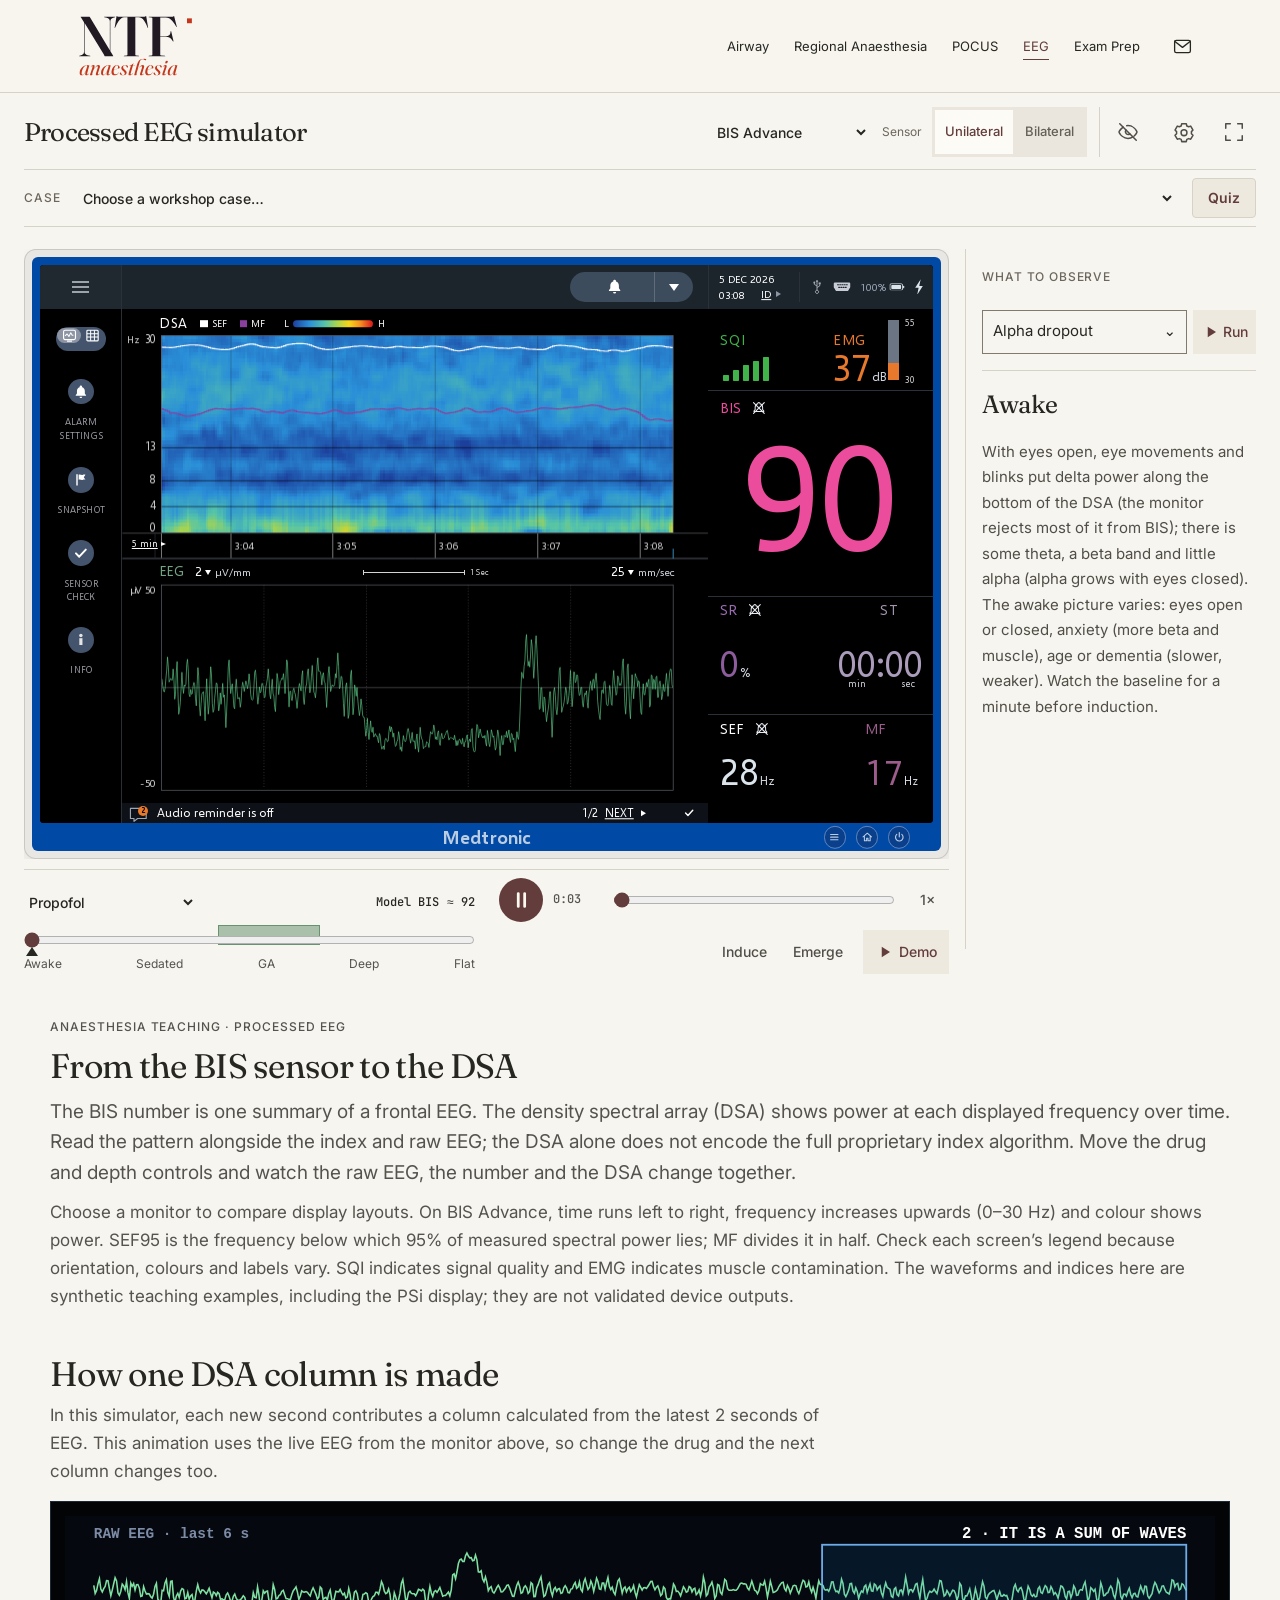
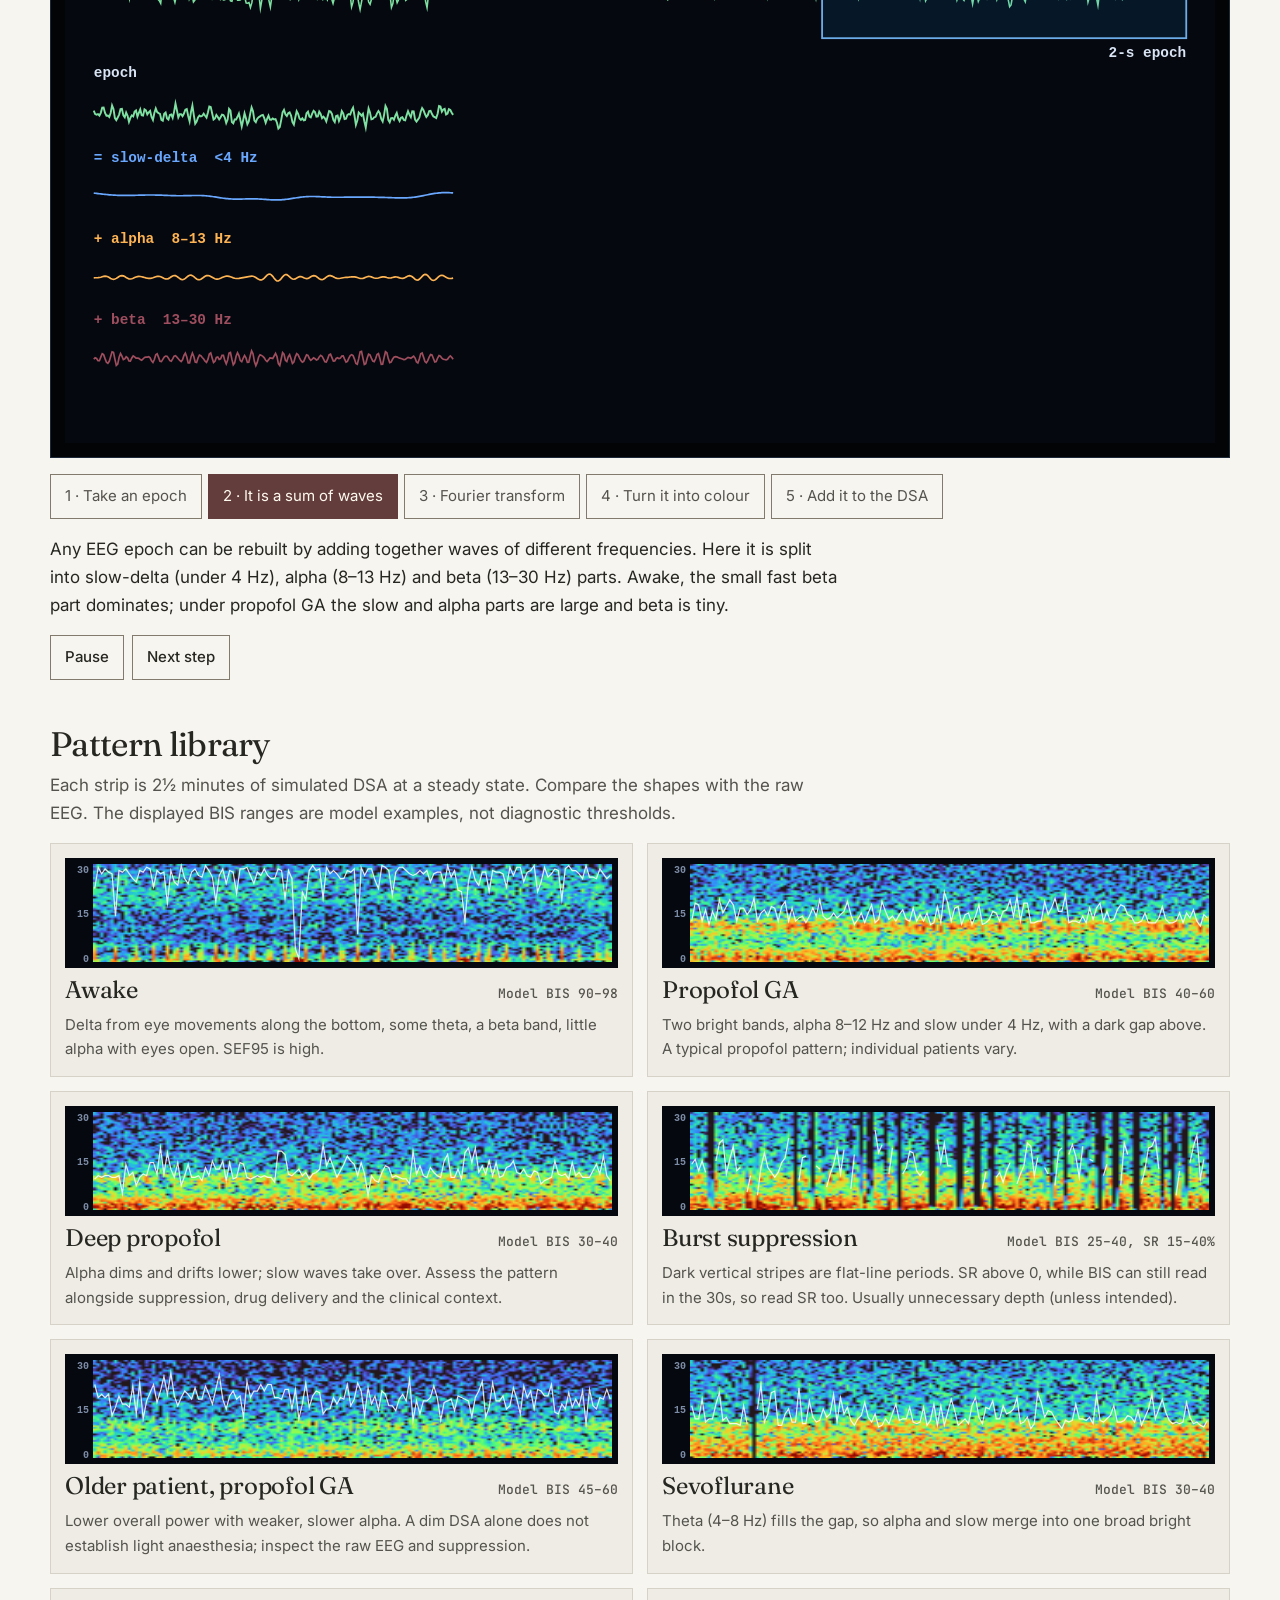
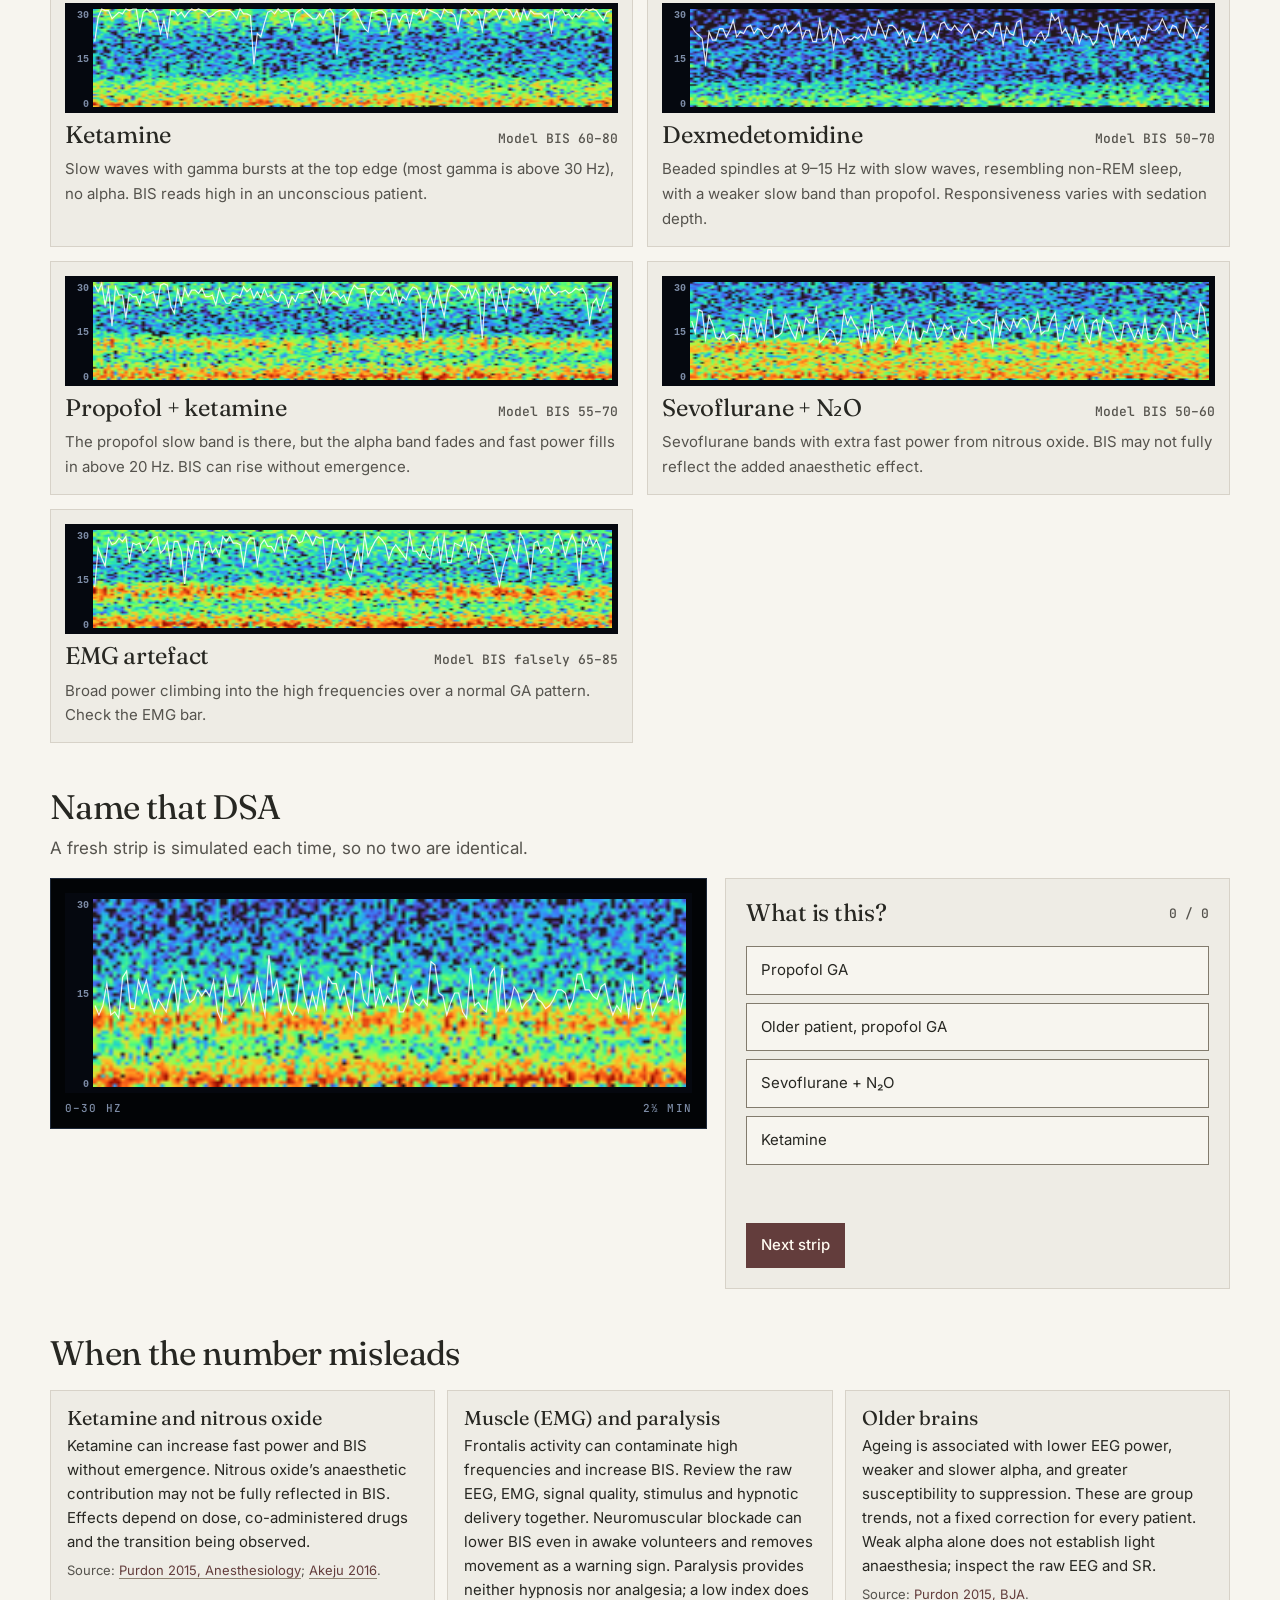
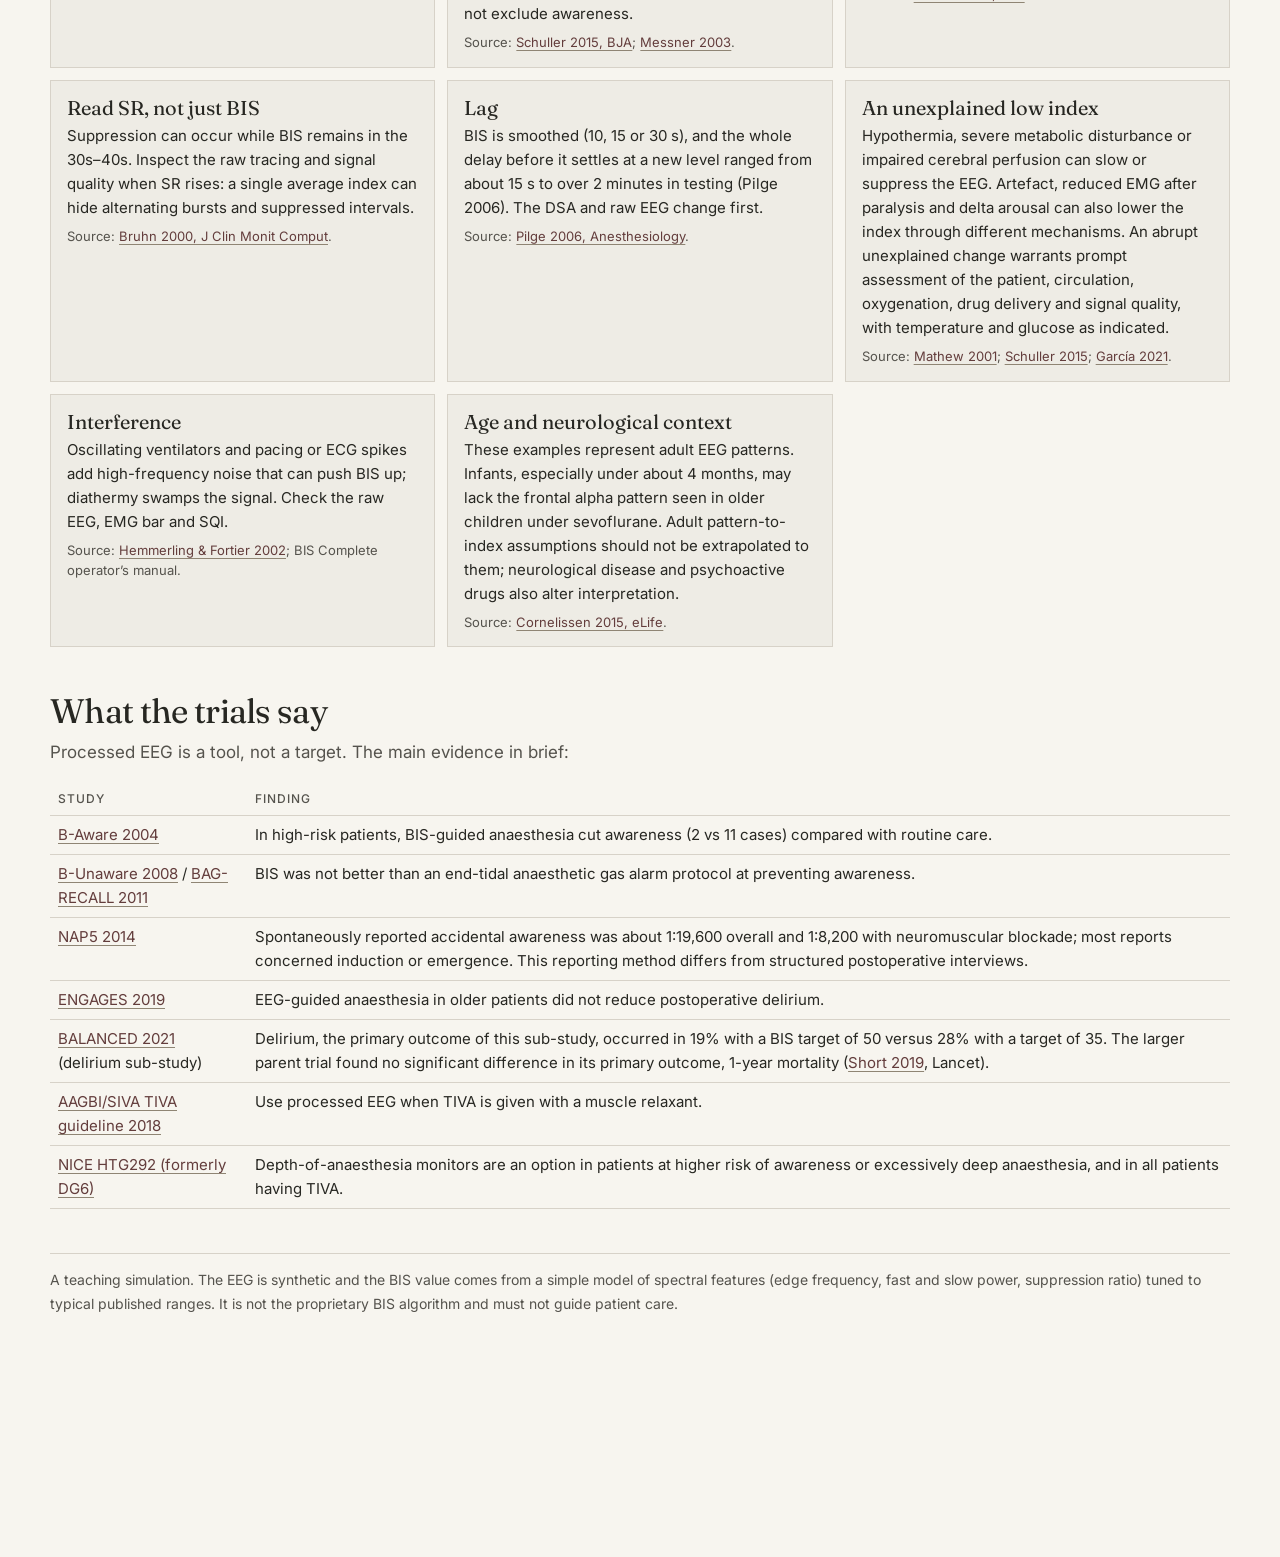
<file: bis/index.html>
<!doctype html><html lang="en"><head><meta charset="utf-8"><meta name="robots" content="noindex"><title>Processed EEG simulator</title><script>location.replace((location.hostname==='eeg.anantf.com'?'../':'../eeg/')+location.search+location.hash)</script></head><body><a href="../eeg/">Open the Processed EEG simulator →</a></body></html>
</file>
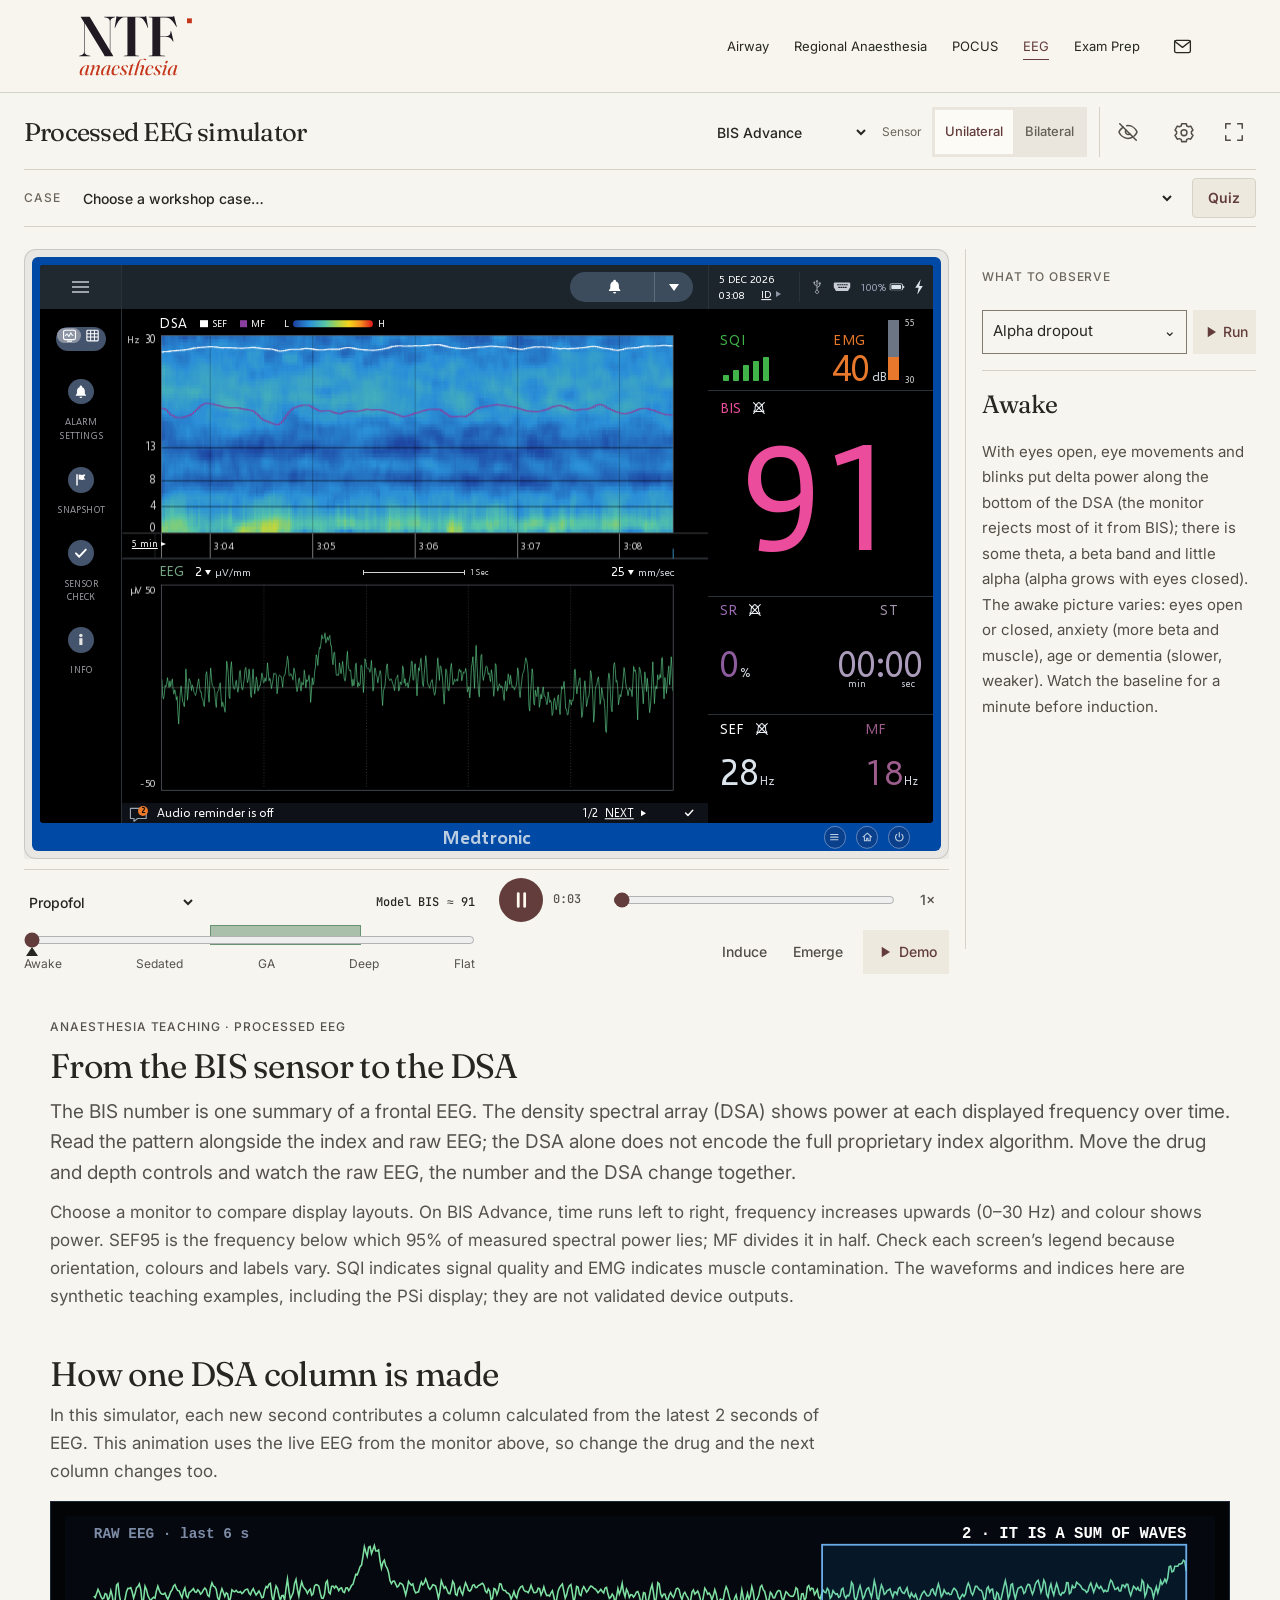
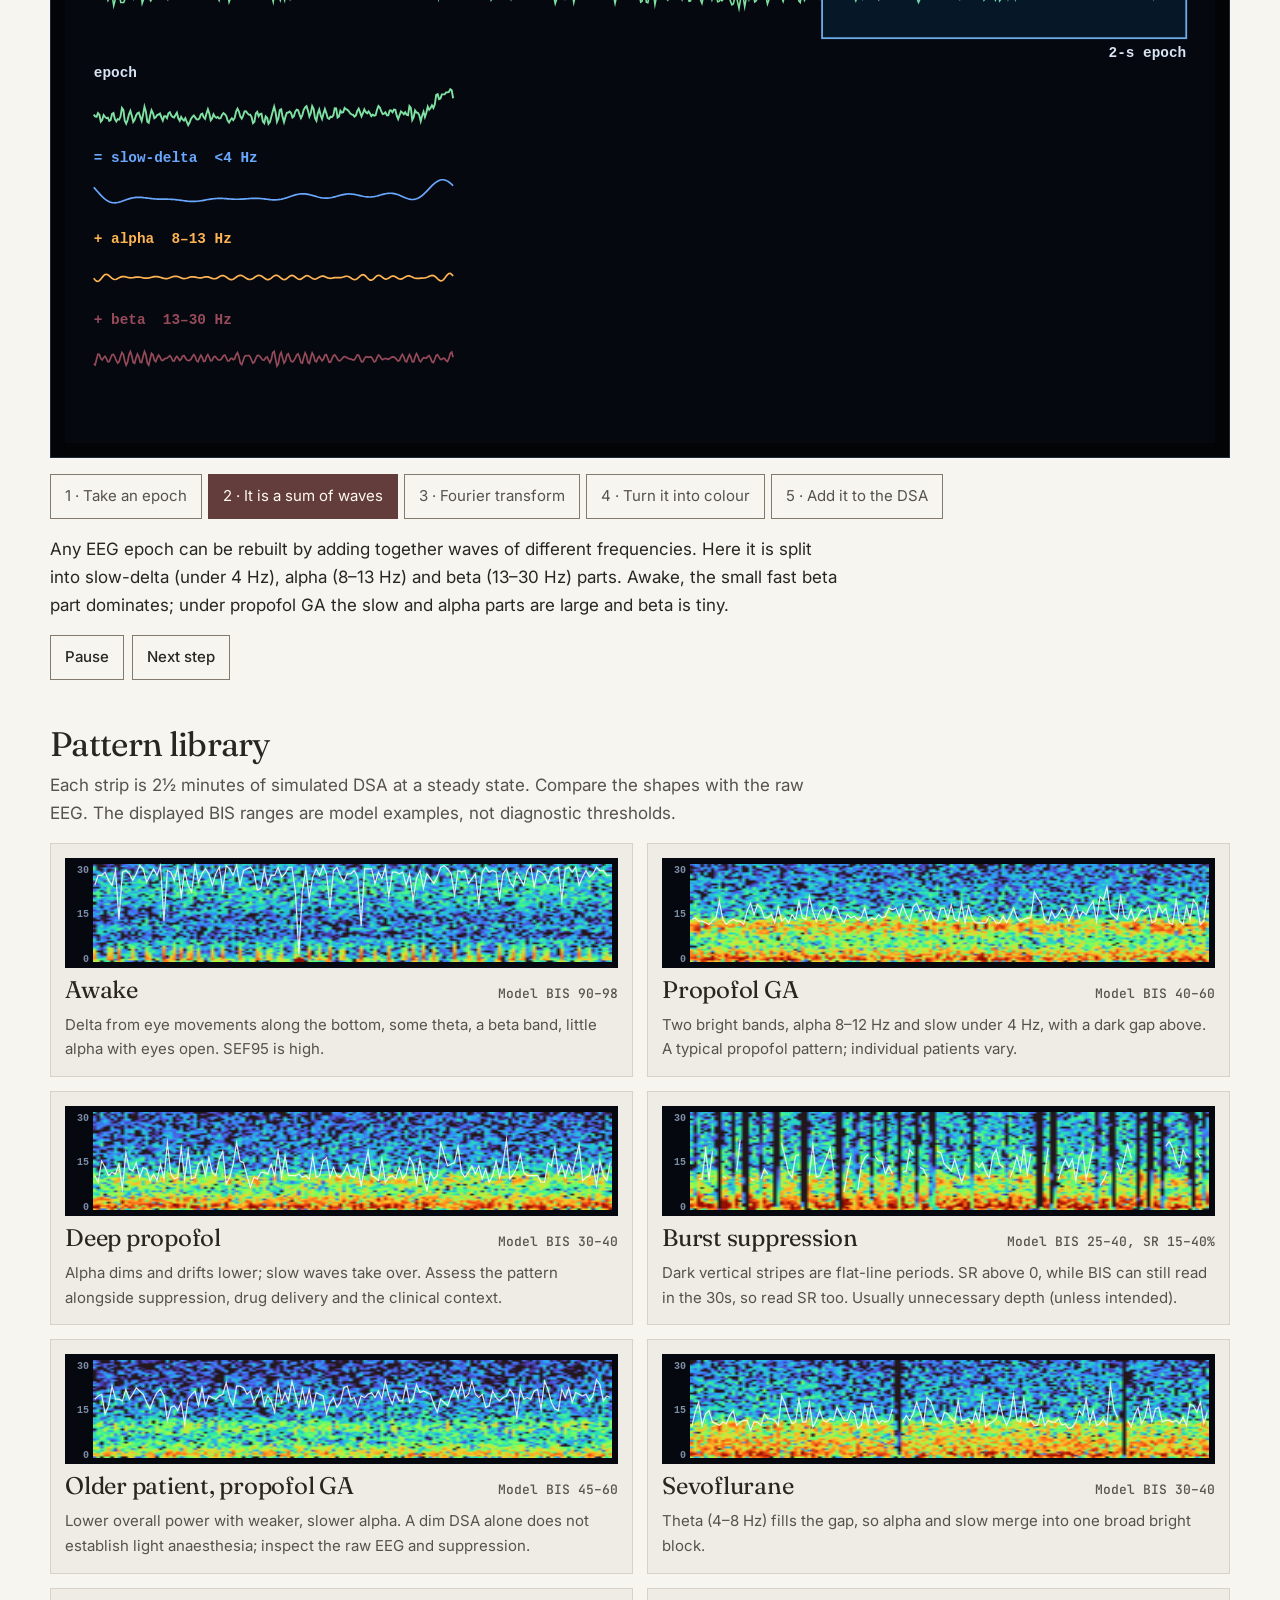
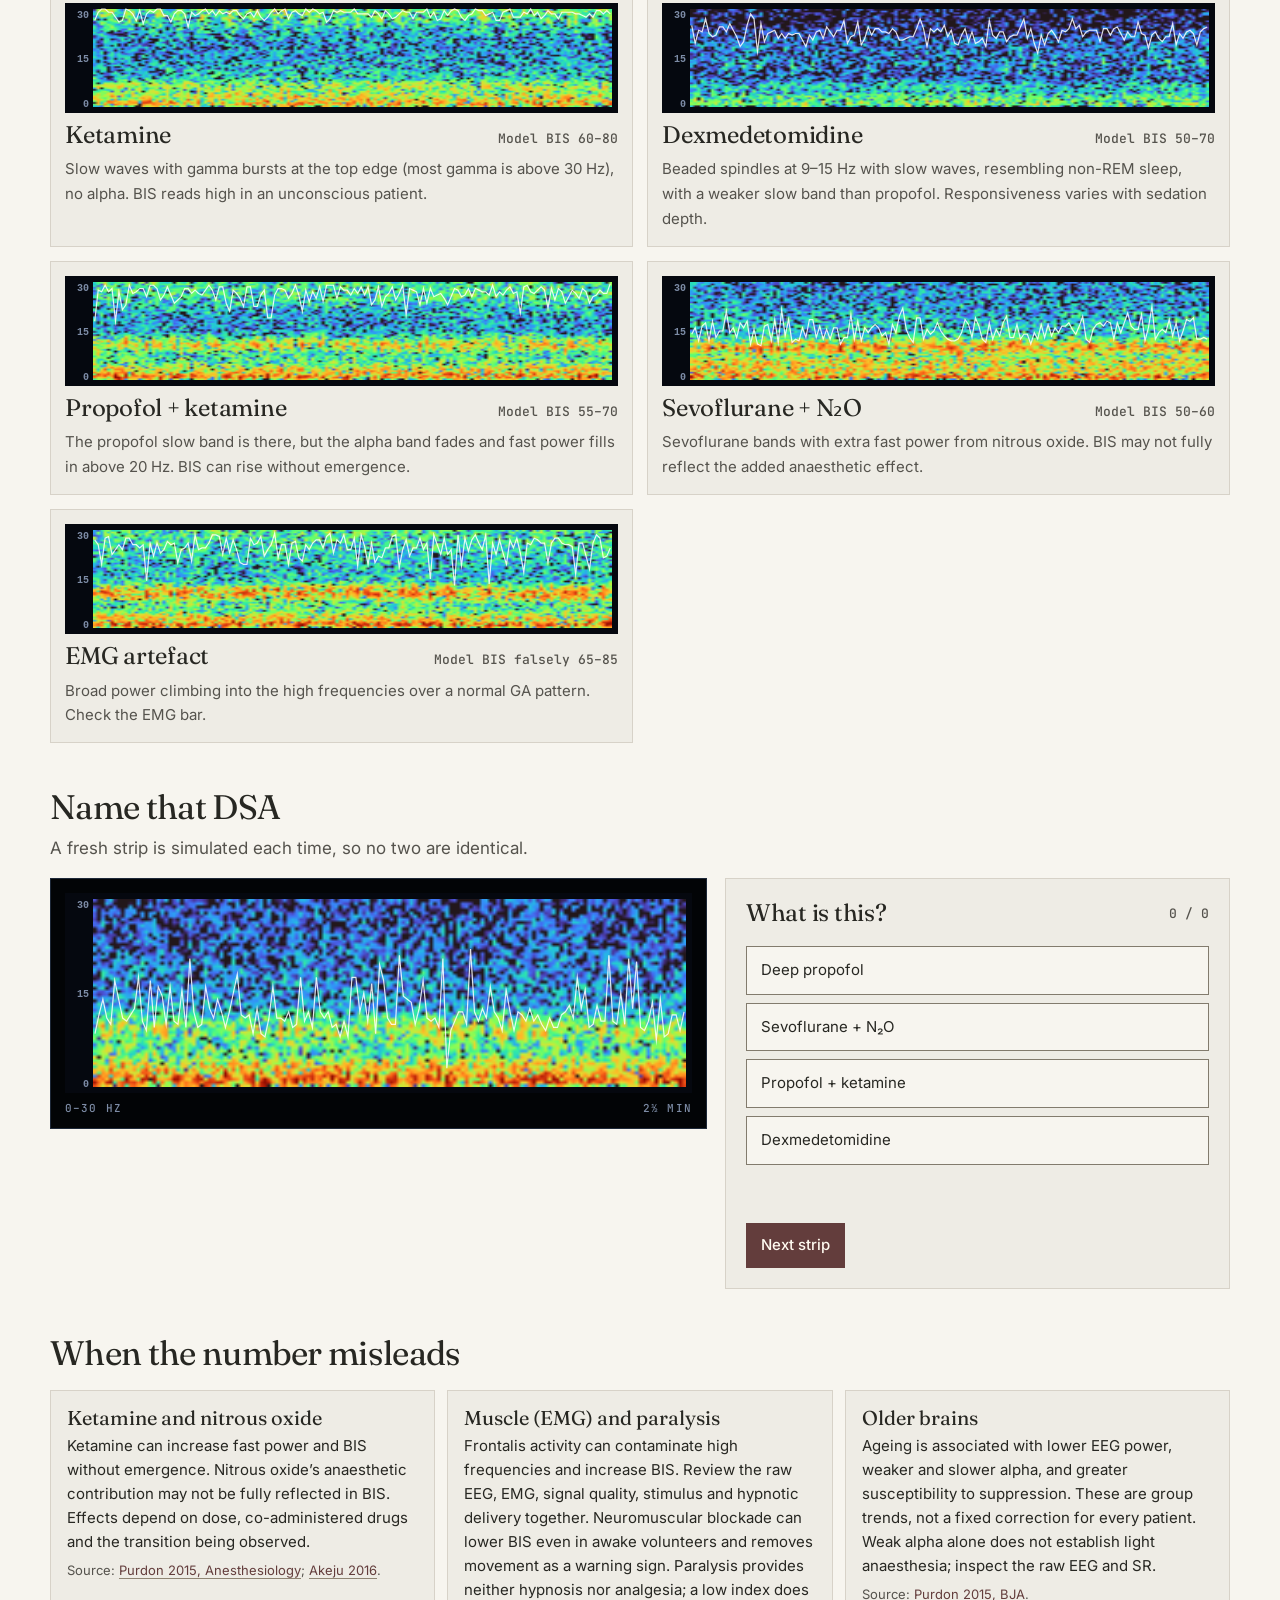
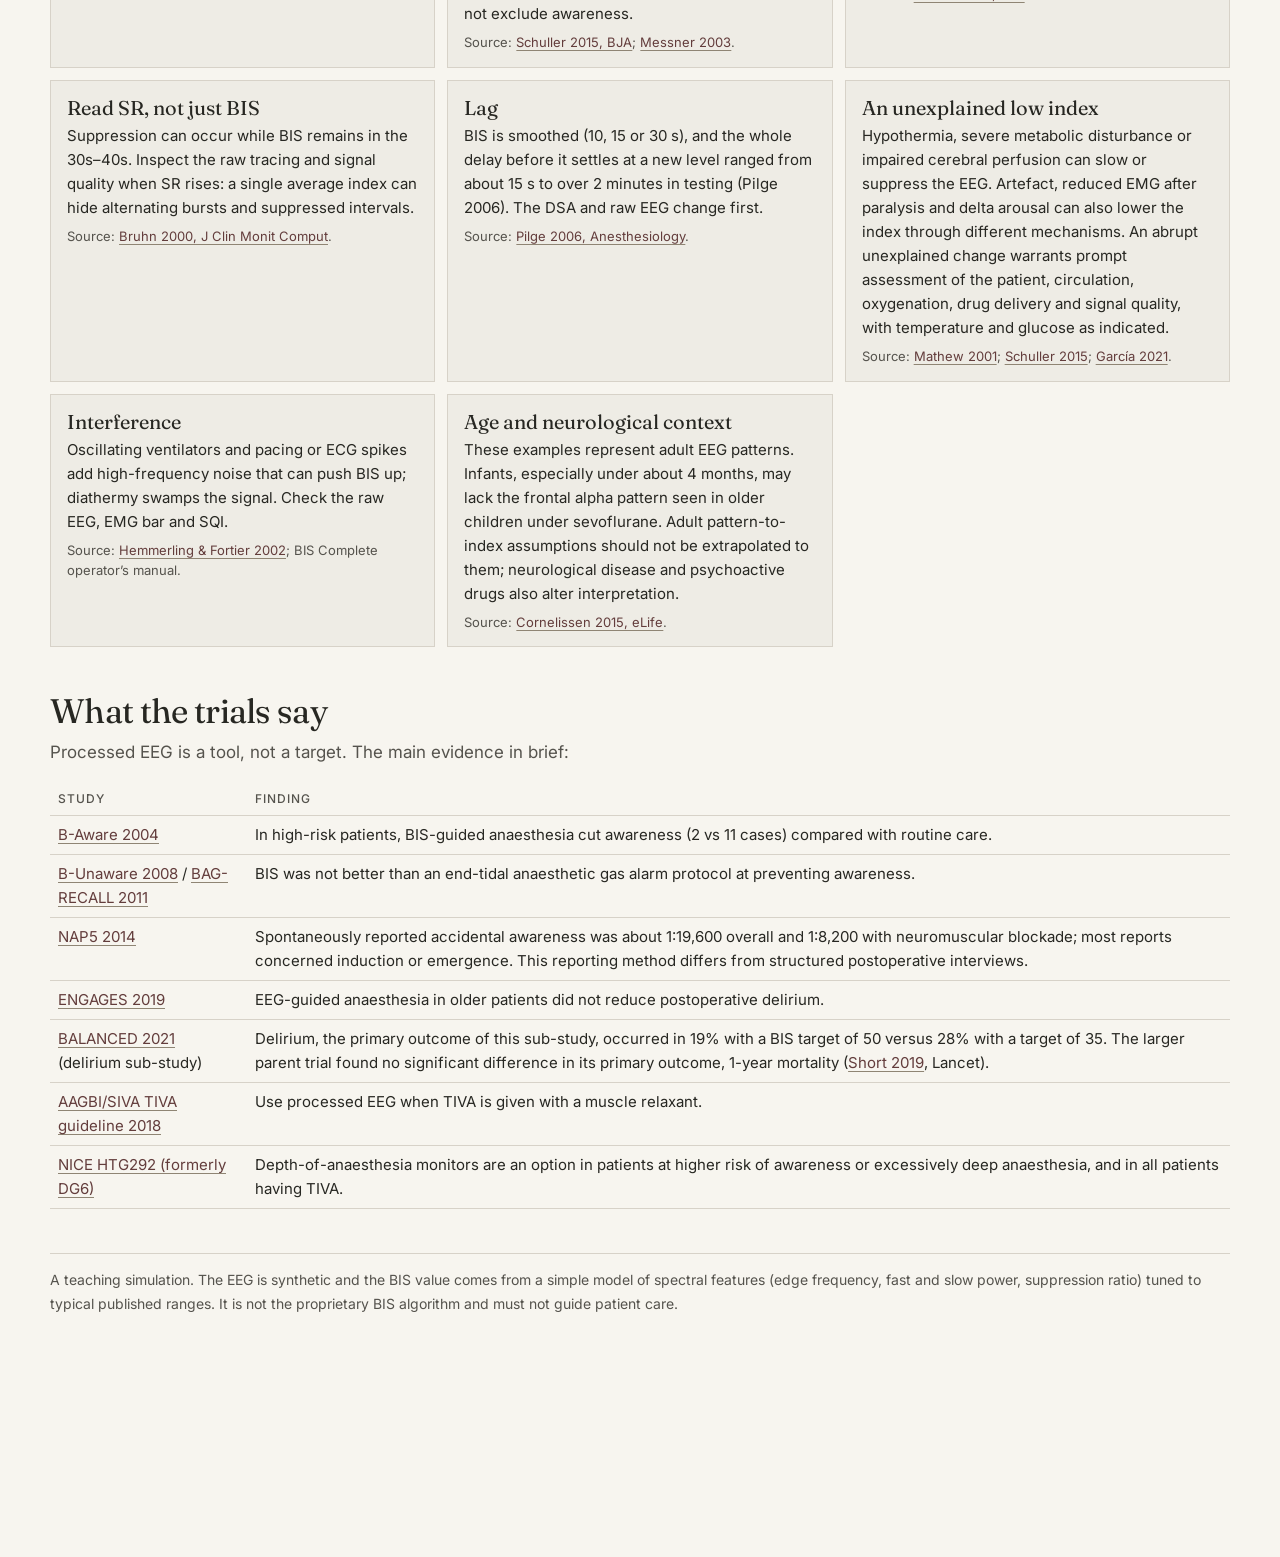
<file: eeg/index.html>
<!doctype html>
<html lang="en-GB" data-theme="light">
<head>
<meta charset="utf-8">
<meta name="viewport" content="width=device-width, initial-scale=1, viewport-fit=cover">
<meta name="robots" content="noindex, nofollow">
<meta name="theme-color" content="#f7f5ef">
<meta name="color-scheme" content="light">
<title>Processed EEG simulator</title>
<meta name="description" content="Teaching simulator for anaesthesia residents: how a frontal EEG becomes the BIS number and the density spectral array (DSA), for propofol, sevoflurane, ketamine and dexmedetomidine.">
<link rel="icon" href="icons/icon.svg" type="image/svg+xml">
<link rel="icon" href="icons/favicon-32.png" type="image/png" sizes="32x32">
<link rel="apple-touch-icon" href="icons/apple-touch-icon.png">
<link rel="stylesheet" href="assets/site-shell.css?v=20261008">
<link rel="stylesheet" href="assets/header-nav.css?v=20261008">
<script defer src="assets/navigation.js?v=20261008"></script>
<link rel="stylesheet" href="page.css">
<link rel="stylesheet" href="adv.css">
<link rel="stylesheet" href="sed.css">
<link rel="stylesheet" href="pv.css">
<link rel="stylesheet" href="demo.css?v=20261017-fit">
<link rel="stylesheet" href="workshop.css">
</head>
<body>
<header class="ntf-header"><div class="ntf-header-inner"><a class="ntf-logo" href="https://anantf.com/" aria-label="NTF Anaesthesia home"><img src="assets/ana-ntf-logo.svg?v=clean" alt="NTF Anaesthesia" width="229" height="120"></a><button class="ntf-mobile-toggle" type="button" aria-expanded="false" aria-controls="ntf-main-nav">Menu <svg viewBox="0 0 20 20" width="18" height="18" fill="none" stroke="currentColor" aria-hidden="true"><path d="M3 6h14M3 10h14M3 14h14"/></svg></button><nav class="ntf-nav" id="ntf-main-nav" aria-label="Main navigation"><a href="https://anantf.com/airway.html">Airway</a><a href="https://regional.anantf.com/">Regional Anaesthesia</a><a href="https://anantf.com/pocus/">POCUS</a><a href="./" aria-current="page">EEG</a><a href="https://anantf.com/exams/">Exam Prep</a></nav><a class="ntf-contact" href="mailto:contact@anantf.com" aria-label="Email NTF Anaesthesia" title="Email NTF Anaesthesia"><svg viewBox="0 0 24 24" width="21" height="21" fill="none" stroke="currentColor" stroke-width="1.5" stroke-linecap="round" stroke-linejoin="round" aria-hidden="true"><rect x="3" y="5" width="18" height="14" rx="2"/><path d="m3 6 9 7 9-7"/></svg></a></div></header>
<div class="wrap">
<section id="monitor" aria-labelledby="h-mon">
  <div class="monhead"><h1 class="apptitle" id="h-mon">Processed EEG simulator</h1>
  <div class="demo-toolbar"><label for="monitorChoice">Monitor</label><select id="monitorChoice"><option value="advance">BIS Advance</option><option value="sedline">SedLine</option><option value="philips">IntelliVue</option><option value="vista">BIS Vista</option><option value="classic">Teaching · EEG + DSA</option></select><button type="button" id="fullScreen" aria-pressed="false">Full screen</button></div></div>
  <div class="sim">
    <div class="screens">
    <div class="screen vwrap" id="vistaWrap"><div class="vista" id="vista" role="group" aria-label="Monitor screen in the style of the owner's Medtronic BIS monitor">
      <div class="p mbox bisbox" style="--x:8;--y:6;--w:182;--h:168"><div class="bhead"><span class="blbl">BIS</span><span class="vsqi" id="v2Sqi" aria-hidden="true"><i></i><i></i><i></i><i></i><i></i></span></div><span class="vnum" id="v2Bis"></span></div>
      <div class="p mbox emgbox scx" style="--x:200;--y:6;--w:38;--h:168"><div class="ehead">EMG</div><div class="etube" id="v2Emg" aria-hidden="true"><i></i><i></i><i></i><i></i></div></div>
      <div class="p stbox scx rvhide" id="v2StBox" style="--x:248;--y:6;--w:114;--h:34"><span>ST</span><span id="v2St">0:00:00</span></div>
      <div class="p srbox scx rvhide" id="v2SrBox" style="--x:504;--y:6;--w:115;--h:34"><span>SR</span><b id="v2Sr">0</b></div>
      <canvas id="c2Eeg" class="p scx rvhide" style="--x:240;--y:44;--w:400;--h:134" aria-label="EEG waveform"></canvas>
      <span class="ecap scx rvhide" id="v2Mm" style="left:calc(250*var(--u));top:calc(136*var(--u))">25 mm / sec.</span>
      <span class="ecap eeg scx rvhide" id="v2EegL" style="left:calc(248*var(--u));width:calc(364*var(--u));top:calc(134*var(--u))">EEG</span>
      <span class="ecap r scx rvhide" id="v2Uv" style="left:calc(412*var(--u));width:calc(200*var(--u));top:calc(136*var(--u))">25 µV / division</span>
      <span class="v2art scx rvhide" id="v2Art" style="left:calc(402*var(--u));top:calc(15*var(--u))" hidden>ARTIFACT</span>
      <div class="vmsg" id="v2Msg" hidden role="status"><span class="vt" id="v2MsgT"></span><button type="button" id="v2Dismiss" hidden>Dismiss</button></div>
      <button type="button" class="vkey" id="kSilent" aria-label="Silent: pause the alarm" aria-pressed="false"><span class="kin"><span class="kl" id="kSl"></span><svg viewBox="0 0 42 30" aria-hidden="true" id="kBell"></svg></span></button>
      <button type="button" class="vkey" id="kMenu" aria-label="Menu: show the monitor settings" aria-expanded="false"><span class="kin"><span class="kl" id="kMl">MENU</span><svg viewBox="0 0 42 30" aria-hidden="true" id="kMi"></svg></span></button>
      <button type="button" class="vkey" id="kSensor" aria-label="Sensor check"><span class="kin"><span class="kl" id="kSn">SENSOR<br>CHECK</span><svg viewBox="0 0 42 30" aria-hidden="true"><path d="M1 15h8M31 15h8" stroke="#fff" stroke-width="2.4" fill="none"/><g fill="none" stroke="#fff" stroke-width="1.8"><circle cx="13" cy="15" r="3.6"/><circle cx="21" cy="15" r="3.6"/><circle cx="29" cy="15" r="3.6"/></g><path d="M9 15h1M16.6 15h1M24.6 15h1" stroke="#fff" stroke-width="1.8"/><circle cx="39" cy="15" r="2.4" fill="none" stroke="#fff" stroke-width="1.8"/></svg></span></button>
      <canvas id="c2Dsa" class="p scx" style="--x:88;--y:232;--w:552;--h:248" aria-label="Density spectral array with the amplitude or BIS trend under it"></canvas>
      <button type="button" class="v2rv scx" id="v2Review" aria-label="Trend review" hidden><svg viewBox="0 0 34 34" aria-hidden="true"><path d="M30 4L5 17l25 13z" fill="none" stroke="#30d4d8" stroke-width="2.6" stroke-linejoin="miter"/></svg></button>
      <div class="vsensor" id="v2Sensor" hidden><svg viewBox="0 0 640 480" id="v2ScSvg" aria-label="Sensor check: electrodes 1 to 4"></svg><button type="button" id="v2ScVal">Show<br>Values</button></div>
      <div class="v2menu" id="v2Menu" role="dialog" aria-label="Monitor menu" hidden></div>
      <div class="v2rev" id="v2Rev" hidden></div>
      <svg class="v2usb" id="v2Usb" viewBox="0 0 30 22" aria-label="USB export in progress" role="img" hidden><path d="M2 11h22M18 6l6 5-6 5" stroke="#fff" stroke-width="2.2" fill="none"/><circle cx="6" cy="11" r="3" fill="#fff"/><path d="M12 11l4-5h4" stroke="#fff" stroke-width="1.6" fill="none"/><rect x="25" y="7" width="4" height="8" fill="#fff"/></svg>
      <svg class="v2bat" id="v2Bat" viewBox="0 0 16 28" aria-hidden="true" hidden></svg>
    </div></div>
    <div class="advwrap" id="advWrap" hidden></div>
    <div class="sedwrap" id="sedWrap" hidden></div>
    <div class="pvwrap" id="pvWrap" hidden></div>
    <div class="vmenu" id="vMenu" role="dialog" aria-label="Monitor menu" hidden><div class="vmenuh"><b>Menu</b><button type="button" id="vMenuClose">Close</button></div><ul id="vMenuList"></ul></div>
    <div class="screen mon" id="classicWrap" hidden><div class="glass">
      <div class="statusbar"><span><b>BIS</b> · Case AH5F</span><div id="vMsg" class="msg" role="status" aria-live="polite"></div><span id="vClock">--:--</span></div>
      <div class="readouts">
        <div class="bisbox"><span class="k">BIS</span><span class="v" id="vBis">--</span><span class="zone" id="vZone">--</span></div>
        <div class="bars">
          <div class="bar"><span class="k">SQI</span><span class="v" id="vSqi">--</span><div class="segs" id="sqiSegs" aria-hidden="true"><i></i><i></i><i></i><i></i><i></i></div><span class="u">signal quality %</span></div>
          <div class="bar"><span class="k">EMG</span><span class="v" id="vEmg">--</span><div class="segs" id="emgSegs" aria-hidden="true"><i></i><i></i><i></i><i></i></div><span class="u">dB</span></div>
        </div>
        <div class="params">
          <div class="ro"><span class="k">SR</span><span class="v" id="vSr">0</span><span class="u">% flat</span></div>
          <div class="ro"><span class="k">SEF</span><span class="v" id="vSef">--</span><span class="u">Hz</span></div>
          <div class="ro"><span class="k">TP</span><span class="v" id="vTp">--</span><span class="u">dB power</span></div>
          <div class="ro"><span class="k">BC</span><span class="v" id="vBc">0</span><span class="u">bursts/min</span></div>
        </div>
        <div class="timers" aria-label="Cumulative times this case">
          <div class="ro"><span class="k">Suppression</span><span class="v" id="vSupT">0:00</span></div>
          <div class="ro"><span class="k">BIS &lt; 40</span><span class="v" id="vLowT">0:00</span></div>
          <button type="button" class="tclr" id="tReset" aria-label="Reset the suppression and BIS under 40 timers">Reset</button>
        </div>
      </div>
      <div class="lane" id="wTrend"><div class="lbl"><span>BIS <i class="key bis"></i> · EMG <i class="key emg"></i></span><span id="tgtCap" style="text-transform:none">target 40–60 set by user</span></div>
      <canvas id="cTrend" height="88" aria-label="BIS and EMG trends over the last five minutes"></canvas></div>
      <div class="lane" id="wDsa"><div class="lbl"><span>DSA · 0–30 Hz</span><span id="dsaRange" style="text-transform:none">last 5 min</span></div>
      <canvas id="cDsa" height="190" aria-label="Density spectral array over the last five minutes"></canvas></div>
      <div class="lane" id="wEeg"><div class="lbl"><span id="eegLbl">EEG · 8 s</span><span id="eegDiv" style="text-transform:none">50 µV/div</span></div>
      <canvas id="cEeg" height="110" aria-label="Scrolling raw EEG trace"></canvas></div>
      <div class="softkeys" id="viewSeg" role="group" aria-label="Screen view">
        <button data-view="both" aria-pressed="true">DSA + EEG</button><button data-view="dsa" aria-pressed="false">DSA + BIS</button><button data-view="eeg" aria-pressed="false">EEG</button>
      </div>
    </div></div>
      <div class="softkeys keyrow" id="keySeg" hidden role="group" aria-label="Monitor settings">
        <button id="kSmooth">Smoothing 15 s</button><button id="kScale">EEG ±100 µV</button><button id="kSweep">EEG sweep auto</button><button id="kTrend">Trend 5 min</button><button id="kBottom">Bottom: BIS trend</button>
      </div>
    <div class="tline" id="tLine"><div class="tbar"><canvas id="tCv" aria-hidden="true"></canvas><span id="tNow">0:00</span><output id="timePreview" aria-hidden="true"></output></div>
   <input id="timeScrub" type="range" min="0" max="600" value="0" step="1" aria-label="Simulation time"></div>
    <div class="teachstrip" id="teachStrip" aria-label="Readouts the real monitor does not show as numbers">
      <span class="ts" id="bilSum" hidden></span><span class="ts"><b>SQI</b> <span id="s2Sqi">--</span>%</span><span class="ts"><b>EMG</b> <span id="s2Emg">--</span> dB</span><span class="ts"><b>SR</b> <span id="s2Sr">0</span>%</span><span class="ts"><b>SEF</b> <span id="s2Sef">--</span> Hz</span><span class="ts"><b>TP</b> <span id="s2Tp">--</span></span><span class="ts"><b>BC</b> <span id="s2Bc">0</span>/min</span><span class="ts zone" id="s2Zone">--</span><span class="ts"><b>Suppression</b> <span id="s2Sup">0:00</span></span><span class="ts"><b>BIS&lt;40</b> <span id="s2Low">0:00</span></span><button type="button" class="tclr" id="tReset2" aria-label="Reset the suppression and BIS under 40 timers">Reset</button>
    </div>
    </div>
    <div class="panel">
      <div class="ctl"><label for="agentChoice" class="t">Anaesthetic</label><select id="agentChoice"><option value="propofol">Propofol</option><option value="sevo">Sevoflurane</option><option value="ketamine">Ketamine</option><option value="dex">Dexmedetomidine</option><option value="mix">Drug combination</option></select></div>
      <div class="ctl" id="mixCtl" hidden>
        <p class="tgt" id="tgtMix"><b>Model BIS --</b> <span id="tgtMixSub"></span></p>
        <div class="seg" id="presetSeg" role="group" aria-label="Combinations">
          <button data-preset="tiva" aria-pressed="false">Propofol + remifentanil</button><button data-preset="propket" aria-pressed="false">Propofol + ketamine</button><button data-preset="sevon2o" aria-pressed="false">Sevoflurane + N₂O</button><button data-preset="propdex" aria-pressed="false">Propofol + dexmedetomidine</button>
        </div>
      </div>
      <div class="ctl" id="depthCtl"><label class="t" for="depth">Depth target</label>
        <div class="track"><i class="zoneband" id="zoneBand" hidden></i><input type="range" id="depth" min="0" max="100" value="0" aria-describedby="tgtBis"><i class="effmark" id="effMark" aria-hidden="true"></i><output class="pop" id="tgtPop" aria-hidden="true" hidden></output></div>
        <div class="ticks" id="ticks"><span>Awake</span><span>Sedated</span><span>GA</span><span>Deep</span><span>Flat</span></div>
        <p class="tgt" id="tgtBis"><b>Model BIS --</b> <span id="tgtSub"></span></p>
        <p class="tgtnote" id="zoneNote" hidden><i class="swatch"></i> <span id="zoneText"></span></p></div>

      <details class="ctl" id="teachingOptions"><summary>Adjust current EEG</summary>
        <label class="chk"><input type="checkbox" id="mElder"> Older patient (over 70)</label>
        <label class="chk"><input type="checkbox" id="mEmg"> Facial muscle activity (EMG)</label>
        <div class="nmbrow"><span id="asymLbl">One-sided EEG slowing</span>
          <div class="seg" id="asymSeg" role="group" aria-labelledby="asymLbl"><button data-asym="" aria-pressed="true">None</button><button data-asym="L" aria-pressed="false">Left</button><button data-asym="R" aria-pressed="false">Right</button></div></div>
        <label class="chk"><input type="checkbox" id="mDia"> Diathermy (electrical interference)</label>
        <div class="row"><button class="btn" id="stimBtn" aria-pressed="false">Surgical stimulus</button></div></details>
      <details class="ctl" id="displayOptions"><summary>Display options</summary>

        <label class="chk"><input type="checkbox" id="mTeach" checked> Teaching labels (zone, newest epoch, colour key, target band)</label>
        <div class="rngbox"><span class="rngt">DSA colour range (power → blue … red)</span>
          <label class="rng" for="dbLo"><span>Floor (blue)</span><output id="oLo" for="dbLo">-3 dB</output></label><input type="range" id="dbLo" min="-30" max="20" step="1" value="-3">
          <label class="rng" for="dbHi"><span>Ceiling (red)</span><output id="oHi" for="dbHi">31 dB</output></label><input type="range" id="dbHi" min="0" max="50" step="1" value="31">
          <p class="tgtnote">Raise the floor and the DSA turns bluer, lower the ceiling and it turns redder. Teaching strips keep the default scale.</p>
          <div class="row"><button class="btn" id="dbReset">Default range</button></div></div>
</details>
      <div class="ctl playback"><label class="t" for="playSpeed">Playback <output id="speedValue">1×</output></label>
        <div class="playback-row"><input id="playSpeed" type="range" min="1" max="10" step="1" value="1"><button id="pause" aria-pressed="false">Pause</button></div></div>

      <div class="reading" aria-live="polite"><b id="rName">Awake</b><p id="rText"></p></div>
      <p class="err" id="err" hidden></p>
      <div class="story">
        <div class="row"><button class="btn" id="induceBtn">Induce</button><button class="btn" id="wakeBtn">Emerge</button><button class="btn primary" id="storyBtn">Play induction → emergence</button></div>
        <p class="caption" id="storyCap" aria-live="polite"></p>
      </div>
    </div>
  </div>
</section>

<header class="intro">
  <div class="eyebrow">Anaesthesia teaching · processed EEG</div>
  <h2>From the BIS sensor to the DSA</h2>
  <p class="lede">The BIS number is one summary of a frontal EEG. The density spectral array (DSA) shows power at each displayed frequency over time. Read the pattern alongside the index and raw EEG; the DSA alone does not encode the full proprietary index algorithm. Move the drug and depth controls and watch the raw EEG, the number and the DSA change together.</p>
  <p>Choose a monitor to compare display layouts. On BIS Advance, time runs left to right, frequency increases upwards (0–30 Hz) and colour shows power. SEF95 is the frequency below which 95% of measured spectral power lies; MF divides it in half. Check each screen’s legend because orientation, colours and labels vary. SQI indicates signal quality and EMG indicates muscle contamination. The waveforms and indices here are synthetic teaching examples, including the PSi display; they are not validated device outputs.</p>
</header>

<section id="how" aria-labelledby="h-how">
  <div class="sec-head"><h2 id="h-how">How one DSA column is made</h2>
  <p>In this simulator, each new second contributes a column calculated from the latest 2 seconds of EEG. This animation uses the live EEG from the monitor above, so change the drug and the next column changes too.</p></div>
  <div class="screen">
    <canvas id="cEx" aria-label="Animation: an EEG epoch is split into waves, measured with a Fourier transform, turned into a colour column and added to the DSA"></canvas>
  </div>
  <ol class="steps" id="steps"></ol>
  <p class="excap" id="exCap" aria-live="polite"></p>
  <div class="row"><button class="btn" id="exPlay">Pause</button><button class="btn" id="exNext">Next step</button></div>
</section>

<section id="patterns" aria-labelledby="h-pat">
  <div class="sec-head"><h2 id="h-pat">Pattern library</h2>
  <p>Each strip is 2½ minutes of simulated DSA at a steady state. Compare the shapes with the raw EEG. The displayed BIS ranges are model examples, not diagnostic thresholds.</p></div>
  <div class="lib" id="lib"></div>
</section>

<section id="quiz" aria-labelledby="h-quiz">
  <div class="sec-head"><h2 id="h-quiz">Name that DSA</h2>
  <p>A fresh strip is simulated each time, so no two are identical.</p></div>
  <div class="quiz">
    <div class="screen"><canvas id="cQuiz" height="200" aria-label="Quiz DSA strip"></canvas>
      <div class="lbl"><span>0–30 Hz</span><span>2½ min</span></div></div>
    <div class="panel">
      <div class="row" style="justify-content:space-between"><h3>What is this?</h3><span class="score" id="score">0 / 0</span></div>
      <div class="opts" id="opts"></div>
      <p class="fb" id="fb" aria-live="polite"></p>
      <div class="row"><button class="btn primary" id="qNext">Next strip</button></div>
    </div>
  </div>
</section>

<section id="pitfalls" aria-labelledby="h-pit">
  <div class="sec-head"><h2 id="h-pit">When the number misleads</h2></div>
  <ul class="pit">
    <li><b>Ketamine and nitrous oxide</b>Ketamine can increase fast power and BIS without emergence. Nitrous oxide’s anaesthetic contribution may not be fully reflected in BIS. Effects depend on dose, co-administered drugs and the transition being observed.<small>Source: <a href="https://doi.org/10.1097/aln.0000000000000841">Purdon 2015, Anesthesiology</a>; <a href="https://doi.org/10.1016/j.clinph.2016.03.005">Akeju 2016</a>.</small></li>
    <li><b>Muscle (EMG) and paralysis</b>Frontalis activity can contaminate high frequencies and increase BIS. Review the raw EEG, EMG, signal quality, stimulus and hypnotic delivery together. Neuromuscular blockade can lower BIS even in awake volunteers and removes movement as a warning sign. Paralysis provides neither hypnosis nor analgesia; a low index does not exclude awareness.<small>Source: <a href="https://pubmed.ncbi.nlm.nih.gov/26174308/">Schuller 2015, BJA</a>; <a href="https://pubmed.ncbi.nlm.nih.gov/12873942/">Messner 2003</a>.</small></li>
    <li><b>Older brains</b>Ageing is associated with lower EEG power, weaker and slower alpha, and greater susceptibility to suppression. These are group trends, not a fixed correction for every patient. Weak alpha alone does not establish light anaesthesia; inspect the raw EEG and SR.<small>Source: <a href="https://pubmed.ncbi.nlm.nih.gov/26174300/">Purdon 2015, BJA</a>.</small></li>
    <li><b>Read SR, not just BIS</b>Suppression can occur while BIS remains in the 30s–40s. Inspect the raw tracing and signal quality when SR rises: a single average index can hide alternating bursts and suppressed intervals.<small>Source: <a href="https://doi.org/10.1023/a:1012216600170">Bruhn 2000, J Clin Monit Comput</a>.</small></li>
    <li><b>Lag</b>BIS is smoothed (10, 15 or 30 s), and the whole delay before it settles at a new level ranged from about 15 s to over 2 minutes in testing (Pilge 2006). The DSA and raw EEG change first.<small>Source: <a href="https://doi.org/10.1097/00000542-200603000-00016">Pilge 2006, Anesthesiology</a>.</small></li>
    <li><b>An unexplained low index</b>Hypothermia, severe metabolic disturbance or impaired cerebral perfusion can slow or suppress the EEG. Artefact, reduced EMG after paralysis and delta arousal can also lower the index through different mechanisms. An abrupt unexplained change warrants prompt assessment of the patient, circulation, oxygenation, drug delivery and signal quality, with temperature and glucose as indicated.<small>Source: <a href="https://pubmed.ncbi.nlm.nih.gov/11435056/">Mathew 2001</a>; <a href="https://pubmed.ncbi.nlm.nih.gov/26174308/">Schuller 2015</a>; <a href="https://pubmed.ncbi.nlm.nih.gov/33461725/">García 2021</a>.</small></li>
    <li><b>Interference</b>Oscillating ventilators and pacing or ECG spikes add high-frequency noise that can push BIS up; diathermy swamps the signal. Check the raw EEG, EMG bar and SQI.<small>Source: <a href="https://pubmed.ncbi.nlm.nih.gov/12145044/">Hemmerling &amp; Fortier 2002</a>; BIS Complete operator’s manual.</small></li>
    <li><b>Age and neurological context</b>These examples represent adult EEG patterns. Infants, especially under about 4 months, may lack the frontal alpha pattern seen in older children under sevoflurane. Adult pattern-to-index assumptions should not be extrapolated to them; neurological disease and psychoactive drugs also alter interpretation.<small>Source: <a href="https://doi.org/10.7554/elife.06513">Cornelissen 2015, eLife</a>.</small></li>
  </ul>
</section>

<section id="evidence" aria-labelledby="h-ev">
  <div class="sec-head"><h2 id="h-ev">What the trials say</h2>
  <p>Processed EEG is a tool, not a target. The main evidence in brief:</p></div>
  <div class="tblwrap"><table class="ev">
    <thead><tr><th scope="col">Study</th><th scope="col">Finding</th></tr></thead>
    <tbody>
      <tr><td><a href="https://doi.org/10.1016/S0140-6736(04)16300-9">B-Aware 2004</a></td><td>In high-risk patients, BIS-guided anaesthesia cut awareness (2 vs 11 cases) compared with routine care.</td></tr>
      <tr><td><a href="https://doi.org/10.1056/NEJMoa0707361">B-Unaware 2008</a> / <a href="https://doi.org/10.1056/NEJMoa1100403">BAG-RECALL 2011</a></td><td>BIS was not better than an end-tidal anaesthetic gas alarm protocol at preventing awareness.</td></tr>
      <tr><td><a href="https://doi.org/10.1093/bja/aeu313">NAP5 2014</a></td><td>Spontaneously reported accidental awareness was about 1:19,600 overall and 1:8,200 with neuromuscular blockade; most reports concerned induction or emergence. This reporting method differs from structured postoperative interviews.</td></tr>
      <tr><td><a href="https://doi.org/10.1001/jama.2018.22005">ENGAGES 2019</a></td><td>EEG-guided anaesthesia in older patients did not reduce postoperative delirium.</td></tr>
      <tr><td><a href="https://doi.org/10.1016/j.bja.2021.07.021">BALANCED 2021</a> (delirium sub-study)</td><td>Delirium, the primary outcome of this sub-study, occurred in 19% with a BIS target of 50 versus 28% with a target of 35. The larger parent trial found no significant difference in its primary outcome, 1-year mortality (<a href="https://doi.org/10.1016/S0140-6736(19)32315-3">Short 2019</a>, Lancet).</td></tr>
      <tr><td><a href="https://doi.org/10.1111/anae.14428">AAGBI/SIVA TIVA guideline 2018</a></td><td>Use processed EEG when TIVA is given with a muscle relaxant.</td></tr>
      <tr><td><a href="https://www.nice.org.uk/guidance/htg292">NICE HTG292 (formerly DG6)</a></td><td>Depth-of-anaesthesia monitors are an option in patients at higher risk of awareness or excessively deep anaesthesia, and in all patients having TIVA.</td></tr>
    </tbody>
  </table></div>
</section>

<footer>A teaching simulation. The EEG is synthetic and the BIS value comes from a simple model of spectral features (edge frequency, fast and slow power, suppression ratio) tuned to typical published ranges. It is not the proprietary BIS algorithm and must not guide patient care.</footer>
</div>
<script src="mt-screen.js"></script>
<script src="adv-screen.js"></script>
<script src="adv-draw.js"></script>
<script src="adv-live.js"></script>
<script src="adv-menu.js"></script>
<script src="adv-seed.js"></script>
<script src="sed-screen.js"></script>
<script src="sed-draw.js"></script>
<script src="sed-menu.js"></script>
<script src="pv-screen.js"></script>
<script src="app.js"></script>
<script src="teaching.js"></script>
<script src="timeline.js"></script>
<script src="demo.js?v=20261017-fit"></script>
<script src="pump.js"></script>
<script src="cases.js"></script>
<script src="workshop.js"></script>
<script src="quiz.js"></script>
</body>
</html>
</file>
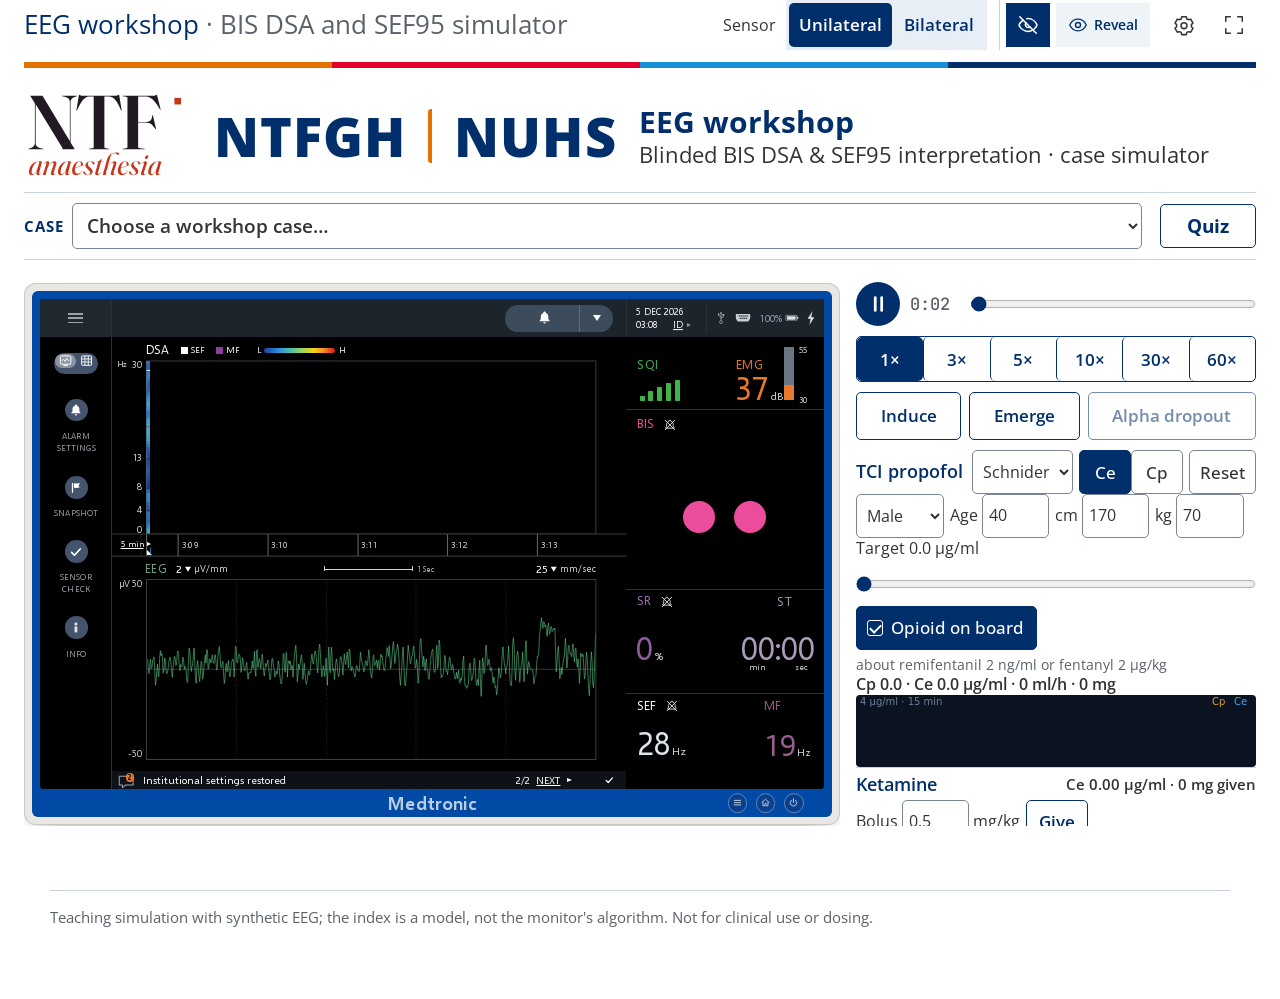
<file: eeg/workshop/index.html>
<!doctype html>
<html lang="en-GB" data-theme="light">
<head>
<meta charset="utf-8">
<meta name="viewport" content="width=device-width, initial-scale=1, viewport-fit=cover">
<meta name="robots" content="noindex, nofollow">
<meta name="theme-color" content="#002f6c">
<meta name="color-scheme" content="light">
<title>EEG workshop · BIS DSA and SEF95 simulator</title>
<meta name="description" content="Workshop simulator: blinded reading of the density spectral array (DSA), SEF95 and the raw EEG, with scripted cases, a quiz and a TCI pump. Synthetic EEG only.">
<link rel="icon" href="icons/icon.svg" type="image/svg+xml">
<!-- its own home-screen app (id /workshop/, scope ./), apart from any future main-page install; installable, never prompted -->
<link rel="manifest" href="manifest.webmanifest">
<link rel="apple-touch-icon" href="icons/apple-touch-icon.png">
<meta name="apple-mobile-web-app-capable" content="yes">
<meta name="mobile-web-app-capable" content="yes">
<meta name="apple-mobile-web-app-title" content="EEG Workshop">
<meta name="apple-mobile-web-app-status-bar-style" content="default">
<meta name="format-detection" content="telephone=no">
<script>addEventListener('beforeinstallprompt', e => e.preventDefault());</script>
<!-- The workshop page (25 Nov 2026): the same engine, BIS Advance screen, pump, cases and quiz scripts as the main page
     (../index.html), with no skin picker, a large NTFGH / NUHS header and the NUHS page style (ws-page.css). Generated from the
     main page's monitor section (so the shared scripts find their elements); the Medtronic-style screen is left out, and the
     other skins are never built because the skin is fixed. -->
<link rel="preload" href="../fonts/OpenSans-latin-var.woff2" as="font" type="font/woff2" crossorigin>
<link rel="stylesheet" href="../page.css">
<link rel="stylesheet" href="../adv.css">
<link rel="stylesheet" href="../demo.css?v=20261017-fit">
<link rel="stylesheet" href="../workshop.css">
<link rel="stylesheet" href="../ws-page.css">
<script>window.WS_PAGE=1</script>
</head>
<body class="ws-page">
<div class="wrap">
<section id="monitor" aria-labelledby="h-mon">
  <div class="monhead"><h1 class="apptitle" id="h-mon">EEG workshop <span>· BIS DSA and SEF95 simulator</span></h1>
  <div class="demo-toolbar"><label for="monitorChoice">Monitor</label><select id="monitorChoice" hidden><option value="advance">BIS Advance</option></select><button type="button" id="fullScreen" aria-pressed="false">Full screen</button></div></div>
  <div class="sim">
    <div class="screens">
    <div class="advwrap" id="advWrap" hidden></div>
    <div class="sedwrap" id="sedWrap" hidden></div>
    <div class="pvwrap" id="pvWrap" hidden></div>
    <div class="vmenu" id="vMenu" role="dialog" aria-label="Monitor menu" hidden><div class="vmenuh"><b>Menu</b><button type="button" id="vMenuClose">Close</button></div><ul id="vMenuList"></ul></div>
    <div class="screen mon" id="classicWrap" hidden><div class="glass">
      <div class="statusbar"><span><b>BIS</b> · Case AH5F</span><div id="vMsg" class="msg" role="status" aria-live="polite"></div><span id="vClock">--:--</span></div>
      <div class="readouts">
        <div class="bisbox"><span class="k">BIS</span><span class="v" id="vBis">--</span><span class="zone" id="vZone">--</span></div>
        <div class="bars">
          <div class="bar"><span class="k">SQI</span><span class="v" id="vSqi">--</span><div class="segs" id="sqiSegs" aria-hidden="true"><i></i><i></i><i></i><i></i><i></i></div><span class="u">signal quality %</span></div>
          <div class="bar"><span class="k">EMG</span><span class="v" id="vEmg">--</span><div class="segs" id="emgSegs" aria-hidden="true"><i></i><i></i><i></i><i></i></div><span class="u">dB</span></div>
        </div>
        <div class="params">
          <div class="ro"><span class="k">SR</span><span class="v" id="vSr">0</span><span class="u">% flat</span></div>
          <div class="ro"><span class="k">SEF</span><span class="v" id="vSef">--</span><span class="u">Hz</span></div>
          <div class="ro"><span class="k">TP</span><span class="v" id="vTp">--</span><span class="u">dB power</span></div>
          <div class="ro"><span class="k">BC</span><span class="v" id="vBc">0</span><span class="u">bursts/min</span></div>
        </div>
        <div class="timers" aria-label="Cumulative times this case">
          <div class="ro"><span class="k">Suppression</span><span class="v" id="vSupT">0:00</span></div>
          <div class="ro"><span class="k">BIS &lt; 40</span><span class="v" id="vLowT">0:00</span></div>
          <button type="button" class="tclr" id="tReset" aria-label="Reset the suppression and BIS under 40 timers">Reset</button>
        </div>
      </div>
      <div class="lane" id="wTrend"><div class="lbl"><span>BIS <i class="key bis"></i> · EMG <i class="key emg"></i></span><span id="tgtCap" style="text-transform:none">target 40–60 set by user</span></div>
      <canvas id="cTrend" height="88" aria-label="BIS and EMG trends over the last five minutes"></canvas></div>
      <div class="lane" id="wDsa"><div class="lbl"><span>DSA · 0–30 Hz</span><span id="dsaRange" style="text-transform:none">last 5 min</span></div>
      <canvas id="cDsa" height="190" aria-label="Density spectral array over the last five minutes"></canvas></div>
      <div class="lane" id="wEeg"><div class="lbl"><span id="eegLbl">EEG · 8 s</span><span id="eegDiv" style="text-transform:none">50 µV/div</span></div>
      <canvas id="cEeg" height="110" aria-label="Scrolling raw EEG trace"></canvas></div>
      <div class="softkeys" id="viewSeg" role="group" aria-label="Screen view">
        <button data-view="both" aria-pressed="true">DSA + EEG</button><button data-view="dsa" aria-pressed="false">DSA + BIS</button><button data-view="eeg" aria-pressed="false">EEG</button>
      </div>
    </div></div>
      <div class="softkeys keyrow" id="keySeg" hidden role="group" aria-label="Monitor settings">
        <button id="kSmooth">Smoothing 15 s</button><button id="kScale">EEG ±100 µV</button><button id="kSweep">EEG sweep auto</button><button id="kTrend">Trend 5 min</button><button id="kBottom">Bottom: BIS trend</button>
      </div>
    <div class="tline" id="tLine"><div class="tbar"><canvas id="tCv" aria-hidden="true"></canvas><span id="tNow">0:00</span><output id="timePreview" aria-hidden="true"></output></div>
   <input id="timeScrub" type="range" min="0" max="600" value="0" step="1" aria-label="Simulation time"></div>
    <div class="teachstrip" id="teachStrip" aria-label="Readouts the real monitor does not show as numbers">
      <span class="ts" id="bilSum" hidden></span><span class="ts"><b>SQI</b> <span id="s2Sqi">--</span>%</span><span class="ts"><b>EMG</b> <span id="s2Emg">--</span> dB</span><span class="ts"><b>SR</b> <span id="s2Sr">0</span>%</span><span class="ts"><b>SEF</b> <span id="s2Sef">--</span> Hz</span><span class="ts"><b>TP</b> <span id="s2Tp">--</span></span><span class="ts"><b>BC</b> <span id="s2Bc">0</span>/min</span><span class="ts zone" id="s2Zone">--</span><span class="ts"><b>Suppression</b> <span id="s2Sup">0:00</span></span><span class="ts"><b>BIS&lt;40</b> <span id="s2Low">0:00</span></span><button type="button" class="tclr" id="tReset2" aria-label="Reset the suppression and BIS under 40 timers">Reset</button>
    </div>
    </div>
    <div class="panel">
      <div class="ctl"><label for="agentChoice" class="t">Anaesthetic</label><select id="agentChoice"><option value="propofol">Propofol</option><option value="sevo">Sevoflurane</option><option value="ketamine">Ketamine</option><option value="dex">Dexmedetomidine</option><option value="mix">Drug combination</option></select></div>
      <div class="ctl" id="mixCtl" hidden>
        <p class="tgt" id="tgtMix"><b>Model BIS --</b> <span id="tgtMixSub"></span></p>
        <div class="seg" id="presetSeg" role="group" aria-label="Combinations">
          <button data-preset="tiva" aria-pressed="false">Propofol + remifentanil</button><button data-preset="propket" aria-pressed="false">Propofol + ketamine</button><button data-preset="sevon2o" aria-pressed="false">Sevoflurane + N₂O</button><button data-preset="propdex" aria-pressed="false">Propofol + dexmedetomidine</button>
        </div>
      </div>
      <div class="ctl" id="depthCtl"><label class="t" for="depth">Depth target</label>
        <div class="track"><i class="zoneband" id="zoneBand" hidden></i><input type="range" id="depth" min="0" max="100" value="0" aria-describedby="tgtBis"><i class="effmark" id="effMark" aria-hidden="true"></i><output class="pop" id="tgtPop" aria-hidden="true" hidden></output></div>
        <div class="ticks" id="ticks"><span>Awake</span><span>Sedated</span><span>GA</span><span>Deep</span><span>Flat</span></div>
        <p class="tgt" id="tgtBis"><b>Model BIS --</b> <span id="tgtSub"></span></p>
        <p class="tgtnote" id="zoneNote" hidden><i class="swatch"></i> <span id="zoneText"></span></p></div>

      <details class="ctl" id="teachingOptions"><summary>Adjust current EEG</summary>
        <label class="chk"><input type="checkbox" id="mElder"> Older patient (over 70)</label>
        <label class="chk"><input type="checkbox" id="mEmg"> Facial muscle activity (EMG)</label>
        <div class="nmbrow"><span id="asymLbl">One-sided EEG slowing</span>
          <div class="seg" id="asymSeg" role="group" aria-labelledby="asymLbl"><button data-asym="" aria-pressed="true">None</button><button data-asym="L" aria-pressed="false">Left</button><button data-asym="R" aria-pressed="false">Right</button></div></div>
        <label class="chk"><input type="checkbox" id="mDia"> Diathermy (electrical interference)</label>
        <div class="row"><button class="btn" id="stimBtn" aria-pressed="false">Surgical stimulus</button></div></details>
      <details class="ctl" id="displayOptions"><summary>Display options</summary>

        <label class="chk"><input type="checkbox" id="mTeach" checked> Teaching labels (zone, newest epoch, colour key, target band)</label>
        <div class="rngbox"><span class="rngt">DSA colour range (power → blue … red)</span>
          <label class="rng" for="dbLo"><span>Floor (blue)</span><output id="oLo" for="dbLo">-3 dB</output></label><input type="range" id="dbLo" min="-30" max="20" step="1" value="-3">
          <label class="rng" for="dbHi"><span>Ceiling (red)</span><output id="oHi" for="dbHi">31 dB</output></label><input type="range" id="dbHi" min="0" max="50" step="1" value="31">
          <p class="tgtnote">Raise the floor and the DSA turns bluer, lower the ceiling and it turns redder. Teaching strips keep the default scale.</p>
          <div class="row"><button class="btn" id="dbReset">Default range</button></div></div>
</details>
      <div class="ctl playback"><label class="t" for="playSpeed">Playback <output id="speedValue">1×</output></label>
        <div class="playback-row"><input id="playSpeed" type="range" min="1" max="10" step="1" value="1"><button id="pause" aria-pressed="false">Pause</button></div></div>

      <div class="reading" aria-live="polite"><b id="rName">Awake</b><p id="rText"></p></div>
      <p class="err" id="err" hidden></p>
      <div class="story">
        <div class="row"><button class="btn" id="induceBtn">Induce</button><button class="btn" id="wakeBtn">Emerge</button><button class="btn primary" id="storyBtn">Play induction → emergence</button></div>
        <p class="caption" id="storyCap" aria-live="polite"></p>
      </div>
    </div>
  </div>
</section>
<!-- elements the shared scripts expect from the main page's teaching sections; empty and hidden here -->
<div id="wsStubs" hidden><canvas id="cEx"></canvas><ol id="steps"></ol><p id="exCap"></p><button id="exPlay" type="button"></button><button id="exNext" type="button"></button>
<div id="lib"></div><canvas id="cQuiz"></canvas><span id="score"></span><div id="opts"></div><p id="fb"></p><button id="qNext" type="button"></button></div>
<footer class="ws-foot">Teaching simulation with synthetic EEG; the index is a model, not the monitor's algorithm. Not for clinical use or dosing.</footer>
</div>
<script src="../mt-screen.js"></script>
<script src="../adv-screen.js"></script>
<script src="../adv-draw.js"></script>
<script src="../adv-live.js"></script>
<script src="../adv-menu.js"></script>
<script src="../adv-seed.js"></script>
<script src="../sed-screen.js"></script>
<script src="../sed-draw.js"></script>
<script src="../sed-menu.js"></script>
<script src="../pv-screen.js"></script>
<script src="../app.js"></script>
<script src="../teaching.js"></script>
<script src="../timeline.js"></script>
<script src="../demo.js?v=20261017-fit"></script>
<script src="../pump.js"></script>
<script src="../cases.js"></script>
<script src="../workshop.js"></script>
<script src="../quiz.js"></script>
<script src="../ws-page.js"></script>
</body>
</html>
</file>
<file: eeg/assets/site-shell.css>
/* Shared site chrome: one grid, one logo size, one footer across every page. */
:root{--site-width:1240px;--site-gutter:56px}
body .site-container,body .ntf-header-inner,body .ntf-footer-inner{box-sizing:border-box;width:100%;max-width:var(--site-width);margin-inline:auto;padding-inline:var(--site-gutter)}
body .ntf-header{color:#272722;background:#f7f5eff5;border-bottom:1px solid #d7d2c8;font-family:Inter,Arial,sans-serif}
body .ntf-header-inner{height:92px;min-height:92px;padding-block:12px;gap:24px;display:flex;align-items:center;justify-content:space-between}
body .ntf-logo,body .ntf-logo img{display:block;flex-shrink:0;width:124px;height:65px;object-fit:contain}
body .ntf-nav{display:flex;align-items:center;gap:32px;font:400 13px/1.5 Inter,Arial,sans-serif}
body .ntf-nav> a,body .ntf-menu>summary{min-height:44px;display:flex;align-items:center}
body .ntf-footer{display:block;box-sizing:border-box;width:100%;max-width:none;margin:0;padding:0;border-top:1px solid #d7d2c8;background:#f7f5ef;color:#68665f;font:11px/1.7 Inter,Arial,sans-serif}
body .ntf-footer-inner{padding-block:24px;min-height:94px;display:flex;align-items:center;justify-content:space-between;gap:24px}
body .ntf-footer-identity{display:flex;flex-direction:column;gap:3px}
body .ntf-footer-identity>span:first-child{font-size:10px;letter-spacing:.08em}
body .ntf-footer a{color:inherit;text-decoration:none}
body .ntf-footer a:hover{text-decoration:underline;text-underline-offset:4px}
body .ntf-footer .footer-links{display:flex;align-items:center;gap:24px;flex-shrink:0;font:inherit}
body .ntf-footer .footer-links a{display:inline-flex;align-items:center;min-height:44px}
body .page-wrap,body .ntf-crumbs,body .exam-page>.container,body .credits-main,body .ac-entry{box-sizing:border-box;max-width:var(--site-width);padding-inline:var(--site-gutter);margin-inline:auto}
body .author-credit{font:14px/1.8 Inter,Arial,sans-serif;color:#68665f;margin:0}
body .author-credit a{color:#633d3c;text-decoration:underline;text-underline-offset:4px}
body .essay-collection-link{display:inline-flex;align-items:center;gap:16px;min-height:44px;margin-top:14px;border-bottom:1px solid #a59a89;color:#633d3c;font:500 13px/1.5 Inter,Arial,sans-serif;text-decoration:none}
body .resource-notice{padding-block:28px;border-top:1px solid #d7d2c8}
body .resource-notice .footer-note{max-width:760px;font:12px/1.8 Inter,Arial,sans-serif;color:#68665f}
body.plexus-app .top{position:static}
body.plexus-app .top-inner{max-width:var(--site-width);padding-inline:var(--site-gutter);display:flex;align-items:center;justify-content:space-between}
body.plexus-app .brand{display:block}
body.plexus-app .org{display:block;font-size:11px;margin:0 0 14px}
body.plexus-app .blockbar-inner,body.plexus-app .foot-inner{max-width:var(--site-width);padding-inline:var(--site-gutter)}
body.plexus-app .foot{border-bottom:0}
.embedded-demo .ntf-header,.embedded-demo .ntf-footer{display:none}
body[data-page=essays]{margin:0;background:#f7f5ef;color:#272722;font:15px/1.7 Inter,Arial,sans-serif}
body .essay-directory{padding-bottom:44px}
body .essay-breadcrumb{display:flex;flex-wrap:wrap;gap:12px;padding-top:24px;font-size:12px;color:#68665f}
body .essay-breadcrumb a{color:inherit;text-underline-offset:4px}
body .essay-directory-hero{display:grid;grid-template-columns:1.25fr 1fr;gap:32px;align-items:center;padding-block:32px;border-bottom:1px solid #d7d2c8}
body .essay-directory h1{font:400 clamp(42px,5.2vw,68px)/1.08 'NTF Serif',Georgia,serif;letter-spacing:-.045em;margin:14px 0 18px}
body .essay-directory-hero .ether-art{max-width:380px;justify-self:end}
body .essay-intro{font-size:14px;color:#68665f;max-width:42ch;margin:14px 0 0}
body .essay-topics{display:grid;grid-template-columns:1fr 1fr;gap:30px 48px;padding-top:32px;align-items:start}
body .essay-topic h2{font:400 25px/1.3 'NTF Serif',Georgia,serif;letter-spacing:-.025em;margin:0 0 12px}
body .essay-topic ul{list-style:none;padding:0;margin:0}
body .essay-topic li{display:flex;align-items:center;gap:8px;border-bottom:1px solid #d7d2c8}
body .essay-title-link{display:flex;align-items:center;justify-content:space-between;gap:16px;flex:1;min-width:0;min-height:56px;padding-block:10px;color:inherit;text-decoration:none;font-size:14px;line-height:1.6}
body .essay-title-link:hover{color:#633d3c}
body .pdf-label{white-space:nowrap;color:#633d3c;font-size:10px}
body .essay-download{display:flex;align-items:center;justify-content:center;width:44px;min-height:44px;flex-shrink:0;color:#633d3c;text-decoration:none;font-size:20px}
body .essay-download:hover{background:#eeece5}
body .essay-use-note{margin-top:36px;font-size:12px;color:#68665f}
body .ntf-header a:focus-visible,body .ntf-header summary:focus-visible,body .ntf-footer a:focus-visible,body .essay-directory a:focus-visible{outline:2px solid #633d3c;outline-offset:3px}
@media(max-width:760px){
 :root{--site-gutter:22px}
 body .ntf-header-inner{height:80px;min-height:80px;padding-block:12px;gap:16px}
 body .ntf-logo,body .ntf-logo img{width:105px;height:55px}
 body .ntf-nav{gap:20px;font-size:12px}
 body .ntf-menu-panel{position:fixed;top:80px;left:16px;right:16px;width:auto;max-height:calc(100dvh - 96px);overflow:auto}
 body .ntf-footer-inner{align-items:flex-start;flex-direction:column;gap:8px;padding-block:20px}
 body .ntf-footer .footer-links{gap:24px}
 body .essay-directory-hero{grid-template-columns:1fr;gap:20px;padding-block:26px}
 body .essay-directory-hero .ether-art{max-width:260px;justify-self:center}
 body .essay-topics{grid-template-columns:1fr;gap:28px;padding-top:28px}
 body .essay-topic h2{font-size:24px}
 body .essay-directory h1{font-size:44px}
 body.plexus-app .top-inner>div:first-child{display:block}
 body.plexus-app .top-tools{align-self:flex-start}
 body.plexus-app h1{font-size:32px}
}
@media(max-width:359px){body .ntf-nav{gap:12px}body .ntf-header-inner{gap:10px}}
body{margin:0}
body .ntf-footer .footer-links{margin:0;padding:0;border:0}
body .ntf-footer-identity>a{min-height:0;display:block}
/* The encrypted guide loads this shared stylesheet after it is unlocked. */
body .ntf-footer:not(:has(.ntf-footer-inner)){box-sizing:border-box;max-width:var(--site-width);margin-inline:auto;padding:24px var(--site-gutter);display:flex;align-items:center;justify-content:space-between;gap:24px}
body .ntf-footer:not(:has(.ntf-footer-inner))>a{min-height:44px;display:inline-flex;align-items:center}
@media(max-width:760px){body .ntf-footer:not(:has(.ntf-footer-inner)){align-items:flex-start;flex-direction:column;gap:8px;padding-block:20px}}
/* Keep page navigation immediate and avoid cross-document transition glitches. */
@view-transition{navigation:none}
/* ETHER: panoramic paper banners, with copy kept clear of the illustration. */
body .ether-banner,body .exam-page .exam-hero.ether-banner,body[data-page=library] .section-heading.ether-banner{position:relative;isolation:isolate;display:block;overflow:hidden;background:#f0e7d8;border:0;padding:38px 40px;min-height:280px;margin:24px 0 32px;box-sizing:border-box}
body .ether-banner> :not(.ether-art):not(.directory-illustration){position:relative;z-index:2;max-width:56%}
body .ether-banner .ether-art,body .ether-banner .directory-illustration{position:absolute;z-index:0;inset:0 0 0 auto;display:block;width:65%;height:100%;max-width:none;margin:0;pointer-events:none;mask-image:linear-gradient(to right,transparent,black 24%);-webkit-mask-image:linear-gradient(to right,transparent,black 24%)}
body .ether-banner .ether-art img,body .ether-banner .directory-illustration img{display:block;position:static;width:100%;height:100%;max-height:none;object-fit:cover;object-position:center 62%;mix-blend-mode:multiply;opacity:.82;filter:none}
body .ether-banner .hero-text{padding:0}
body .ether-banner h1,body .exam-page .exam-hero.ether-banner h1{font-size:clamp(40px,4.5vw,60px);margin:0 0 18px;line-height:1.08}
body .ether-banner .page-lead,body .ether-banner .essay-intro{max-width:35ch}
body .ether-banner:before,body .ether-banner:after{display:none}
body .ether-banner .ether-art:after{content:'';position:absolute;inset:0;background:linear-gradient(90deg,#f0e7d8b3,transparent 65%)}
body .editorial-callout.ether-banner{min-height:220px;padding-block:36px}
body .editorial-callout.ether-banner .ether-art{width:60%}
body .page-columns:has(.priorities-banner){display:block}
body .priorities-banner{min-height:220px;margin-top:0}
body .priorities-banner>p,body .priorities-banner>h2{max-width:48%}
body .priorities-banner .aside-art{width:60%}
body .ac-banner{grid-column:1/-1;margin:0;min-height:260px}
body .ac-entry:has(.ac-banner){grid-template-columns:1fr;gap:0}
body .ac-entry:has(.ac-banner) .ac-form-panel{width:100%;max-width:600px;margin-inline:auto;box-sizing:border-box}
body[data-page=library] .directory-layout{display:block}
body[data-page=library] .section-heading.ether-banner{min-height:250px;padding:40px;margin-top:0}
body[data-page=library] .section-heading.ether-banner h1{font-size:60px;margin:0 0 18px}
body[data-page=library] .section-heading.ether-banner p{font-size:15px;max-width:30ch;margin:0}
body[data-page=library] .section-heading.ether-banner .directory-illustration:after{display:none}
body .essay-directory-hero.ether-banner .ether-art img,body .exam-hero.ether-banner .ether-art img{object-position:center 80%}
@media(max-width:760px){
 body .ether-banner,body .exam-page .exam-hero.ether-banner,body[data-page=library] .section-heading.ether-banner{padding:25px 24px 0;min-height:0;margin:20px 0 26px;display:flex;flex-direction:column}
 body .ether-banner> :not(.ether-art):not(.directory-illustration){max-width:none;width:100%}
 body .ether-banner .ether-art,body .ether-banner .directory-illustration,body .editorial-callout.ether-banner .ether-art,body .priorities-banner .aside-art{position:relative;inset:auto;align-self:stretch;width:calc(100% + 48px);height:145px;flex:none;margin:20px -24px 0;mask-image:linear-gradient(to bottom,transparent,black 24%);-webkit-mask-image:linear-gradient(to bottom,transparent,black 24%)}
 body .ether-banner .ether-art img,body .ether-banner .directory-illustration img{height:100%;max-height:none;object-position:center 62%;opacity:1}
 body .ether-banner .ether-art:after{display:none}
 body .ether-banner h1,body .exam-page .exam-hero.ether-banner h1,body[data-page=library] .section-heading.ether-banner h1{font-size:clamp(34px,8.8vw,48px);margin:0 0 15px}
 body .ether-banner .page-lead{font-size:15px}
 body .ether-banner .author-credit{font-size:13px}
 body .ether-banner .essay-collection-link{margin-top:8px;font-size:12px}
 body .ether-banner .page-link{margin-top:10px}
 body .priorities-banner>p,body .priorities-banner>h2{max-width:none}
 body .ac-banner{margin-top:0}
 body .ac-banner .ether-art img{object-position:center 45%}
}
body .ac-entry:has(.ac-banner){row-gap:24px}

/* One accessible email action in the header; identity only in the footer. */
body .ntf-nav .ntf-contact{width:44px;height:44px;min-width:44px;padding:0;display:inline-flex;align-items:center;justify-content:center;border-radius:50%;flex-shrink:0}
body .ntf-contact svg{width:21px;height:21px;display:block;flex-shrink:0}
body .ntf-nav .ntf-contact:hover{background:#e9e5dc;text-decoration:none}
body .ntf-footer-inner{min-height:70px;padding-block:20px}
@media(max-width:760px){body .ntf-nav{gap:12px}body .ntf-header-inner{gap:12px}}
@media(max-width:359px){body .ntf-header-inner{padding-inline:16px;gap:8px}body .ntf-logo,body .ntf-logo img{width:80px;height:46px}body .ntf-nav{gap:8px;font-size:11px}}

body .ntf-footer-identity>.ntf-copyright{font-size:11px;letter-spacing:0;line-height:1.7;text-transform:none;text-wrap:pretty}

/* Frame whole subjects, cropping the study illustration's empty upper margin. */
body .department-banner{min-height:300px}
body .department-banner .ether-art{width:58%;mask-image:none;-webkit-mask-image:none}
body .department-banner .ether-art img{position:absolute;right:0;width:auto;height:100%;max-width:none;object-fit:contain;object-position:right center;mask-image:linear-gradient(to right,transparent,black 22%);-webkit-mask-image:linear-gradient(to right,transparent,black 22%)}
body .department-banner .ether-art:after,body .ether-banner .study-banner-art:after{display:none}
body .ether-banner .study-banner-art{width:48%;overflow:hidden;mask-image:linear-gradient(to right,transparent,black 8%);-webkit-mask-image:linear-gradient(to right,transparent,black 8%)}
body .exam-hero.ether-banner .study-banner-art img,body .essay-directory-hero.ether-banner .study-banner-art img{position:absolute;bottom:0;left:0;width:100%;height:140%;max-height:none;object-fit:cover;object-position:left bottom}
body .naps-feature .page-link{margin-top:18px}
@media(max-width:700px){
 body .department-banner{min-height:0}
 body .department-banner .ether-art,body .ether-banner .study-banner-art{width:calc(100% + 48px);height:210px;margin:18px -24px 0;mask-image:linear-gradient(to bottom,transparent,black 12%);-webkit-mask-image:linear-gradient(to bottom,transparent,black 12%)}
 body .department-banner .ether-art img{position:static;width:100%;object-fit:contain;object-position:center;mask-image:none;-webkit-mask-image:none}
 body .exam-hero.ether-banner .study-banner-art img,body .essay-directory-hero.ether-banner .study-banner-art img{height:140%;object-position:left bottom}
}
</file>
<file: eeg/assets/header-nav.css>
/* Shared primary navigation, with a single disclosure menu on smaller screens. */
body .ntf-header-inner{gap:20px}body .ntf-nav{gap:25px;margin-left:auto;font:400 13px/1.4 Inter,Arial,sans-serif}body .ntf-nav>a{white-space:nowrap}body .ntf-menu summary{white-space:nowrap}body .ntf-contact{display:inline-flex;align-items:center;justify-content:center;width:44px;height:44px;flex-shrink:0;border-radius:50%;color:#272722;text-decoration:none}body .ntf-contact:hover{background:#e9e5dc}body .ntf-mobile-toggle{display:none;background:none;border:0;align-items:center;gap:10px;min-height:44px;padding:8px 0;font:13px Inter,Arial,sans-serif;color:#272722;cursor:pointer}body .ntf-menu-panel{background:#f7f5ef;border-color:#d7d2c8;width:285px}body .ntf-menu-panel a{min-height:44px;font-size:13px}body .ntf-nav>a[aria-current=page]{color:#633d3c}body .ntf-menu:has(a[aria-current=page])>summary{color:#633d3c}body .ntf-header :is(a,button,summary):focus-visible{outline:2px solid #633d3c;outline-offset:4px}body .ntf-nav>a{min-height:44px}body .ntf-header-inner>.ntf-contact svg{width:21px;height:21px}
@media(max-width:900px){body .ntf-header-inner{height:80px;min-height:80px;gap:22px}body .ntf-logo,body .ntf-logo img{width:102px;height:54px}body .ntf-mobile-toggle{display:inline-flex;margin-left:auto}body .ntf-nav{display:none;position:fixed;top:80px;left:0;right:0;margin:0;max-height:calc(100dvh - 80px);overflow-y:auto;background:#f7f5ef;border-bottom:1px solid #d7d2c8;padding:14px var(--site-gutter) 24px;box-shadow:0 16px 24px #2727220a}body .ntf-nav.is-open{display:block}body .ntf-nav>a,body .ntf-menu>summary{font-size:17px;padding:16px 0;min-height:52px;border-bottom:1px solid #d7d2c8;justify-content:space-between}body .ntf-menu-panel{position:static;top:auto;right:auto;left:auto;width:100%;padding:8px 0 12px;border:0;box-shadow:none;max-height:none;background:transparent}body .ntf-menu-panel a{padding:13px 20px;font-size:14px;background:#eee9df;margin-top:4px}body.ntf-nav-open{overflow:hidden}body .ntf-menu summary:after{margin-left:auto}body .ntf-header-inner>.ntf-contact{margin-right:-10px}}
@media(max-width:500px){body .ntf-header-inner{gap:16px}body .ntf-nav{padding-inline:24px}body .ntf-logo,body .ntf-logo img{width:94px;height:50px}}
</file>
<file: eeg/page.css>
/* The page styles shared by the main page (index.html) and the workshop page (workshop/index.html); moved out of
   index.html unchanged (25 Nov 2026). Font URLs are relative to this file. */
/* Bundled fonts for the BIS VISTA screen (eeg/fonts/README.md): look-alikes, the manufacturer's on-screen typeface is not published */
@font-face{font-family:"Arimo";font-style:normal;font-weight:400 700;font-display:swap;src:url(fonts/Arimo-latin-var.woff2) format("woff2")}
@font-face{font-family:"Archivo Black";font-style:normal;font-weight:400;font-display:swap;src:url(fonts/ArchivoBlack-latin.woff2) format("woff2")}
@font-face{font-family:"DejaVu Sans Web";font-style:normal;font-weight:400;font-display:swap;src:url(fonts/DejaVuSans-latin.woff2) format("woff2")}
@font-face{font-family:"DejaVu Sans Web";font-style:normal;font-weight:700;font-display:swap;src:url(fonts/DejaVuSans-Bold-latin.woff2) format("woff2")}
@font-face{font-family:"Archivo Narrow";font-style:normal;font-weight:400 700;font-display:swap;src:url(fonts/ArchivoNarrow-latin-var.woff2) format("woff2")}
/* Site fonts (DESIGN.md) */
@font-face{font-family:"NTF Serif";src:url(fonts/fraunces-roman.woff2) format("woff2");font-weight:400 600;font-display:swap}
@font-face{font-family:"NTF Serif";src:url(fonts/fraunces-italic.woff2) format("woff2");font-style:italic;font-weight:400 600;font-display:swap}
@font-face{font-family:"NTF Sans";src:url(fonts/inter.woff2) format("woff2");font-weight:100 900;font-display:swap}
@font-face{font-family:"Inter";src:url(fonts/inter.woff2) format("woff2");font-weight:100 900;font-display:swap}
@font-face{font-family:"NTF Mono";src:url(fonts/jetbrains-mono.woff2) format("woff2");font-weight:100 800;font-display:swap}
/* Layout: the page follows the anantf.com design language (DESIGN.md): warm paper, ink, one wine accent, square, hairlines. The monitor screens stay dark, like the real equipment (--scr-*). */
:root{
  --bg:#f7f5ef; --card:#eeece5; --inset:#eee9df; --fg:#272722; --muted:#55534d; --line:#d7d2c8; --line-strong:#8f8574; --control:#827b6d;
  --accent:#633d3c; --accent-hover:#4b2e2d; --accent-ink:#fffaf0; --accent-soft:#e8ded7; --good:#2d6a3e; --bad:#9b1c1c;
  --scr:#020406; --scr-2:#0a1018; --scr-fg:#e8f0fb; --scr-mute:#7d8ca6; --scr-grid:#1a2538; --bisc:#ffffff; --sefc:#ffffff;
  --q1:#e57200; --q2:#e4002b; --q3:#178fd7; --q4:#002f6c;
  --f-display:"NTF Serif", Georgia, "Times New Roman", serif;
  --f-body:"NTF Sans", Inter, system-ui, -apple-system, "Segoe UI", sans-serif;
  --f-mono:"NTF Mono", "JetBrains Mono", ui-monospace, "SF Mono", Menlo, monospace;
  color-scheme:light;
}
*{box-sizing:border-box}
body{background:var(--bg);color:var(--fg);font-family:var(--f-body);font-size:17px;line-height:1.65;margin:0}
.wrap{max-width:1240px;margin:0 auto;padding-left:max(22px, env(safe-area-inset-left, 0px));padding-right:max(22px, env(safe-area-inset-right, 0px));padding-block:14px 56px;display:grid;gap:44px}
@media (min-width:760px){.wrap{padding-inline:56px}}
#monitor{gap:10px}
.intro{display:grid;gap:10px;max-width:72ch}
.eyebrow{font:500 12px/1.5 var(--f-body);letter-spacing:.08em;text-transform:uppercase;color:var(--muted)}
h1{font-family:var(--f-display);font-weight:400;font-size:clamp(30px,5vw,50px);line-height:1.1;margin:0;text-wrap:balance;letter-spacing:-.03em}
h2{font-family:var(--f-display);font-weight:400;font-size:clamp(26px,3vw,34px);line-height:1.2;margin:0;text-wrap:balance;letter-spacing:-.02em}
h3{font-family:var(--f-display);font-weight:400;font-size:24px;line-height:1.2;margin:0;letter-spacing:-.01em}
p{margin:0}
.lede{font-size:19px;line-height:1.6;color:var(--muted)}
.intro p{color:var(--muted)}
.apptitle{font-family:var(--f-display);font-weight:400;font-size:clamp(26px,3.4vw,38px);line-height:1.1;margin:0;letter-spacing:-.03em}
.apptitle span{color:var(--muted)}
.monhead{display:grid;gap:10px}
.monswitch{display:grid;grid-template-columns:repeat(5,minmax(0,1fr));gap:6px}
.monswitch button{min-height:44px;padding:6px 4px;font:500 14px/1.15 var(--f-body);color:var(--fg);background:var(--bg);border:1px solid var(--control);border-radius:0;cursor:pointer}
.monswitch button:hover{background:#e9e5dc}
.monswitch button[aria-pressed="true"]{background:var(--accent);color:var(--accent-ink);border-color:var(--accent)}
@media (max-width:600px){.monswitch{gap:4px}.monswitch button{font-size:12px;padding:5px 1px;letter-spacing:-.01em}}
/* the case timeline under the monitor switch: a bar (tap to jump there) and jump buttons */
.tline{display:grid;gap:6px}
.tbar{position:relative;display:flex;align-items:center;gap:10px}
.tbar canvas{flex:1;min-width:0;height:28px;cursor:pointer;touch-action:manipulation}
.tbar span{font:500 13px/1.2 var(--f-mono);color:var(--muted);white-space:nowrap}
.tbtns{display:grid;grid-template-columns:repeat(6,minmax(0,1fr));gap:6px}
.tbtns button{min-height:44px;padding:4px 2px;font:500 13px/1 var(--f-body);color:var(--fg);background:var(--bg);border:1px solid var(--control);border-radius:0;cursor:pointer}
.tbtns button:hover:not(:disabled){background:#e9e5dc}
.tbtns button:disabled{opacity:.45;cursor:default}
.tline.busy .tbar span{color:var(--fg)}
@media (max-width:600px){.tbar{flex-direction:column;align-items:stretch;gap:2px}.tbar canvas{flex:none;width:100%}.tbtns{gap:4px}.tbtns button{font-size:12px}}
section{display:grid;gap:16px;min-width:0}
.sec-head{display:grid;gap:6px;max-width:72ch}
.sec-head p{color:var(--muted)}

/* Monitor */
.sim{display:grid;grid-template-columns:minmax(0,1fr) 320px;gap:18px;align-items:start}
@media (max-width:900px){.sim{grid-template-columns:minmax(0,1fr)}}
.screen{background:var(--scr);border:1px solid #1d2838;color:var(--scr-fg);border-radius:0;padding:14px;display:grid;gap:10px;min-width:0}
.screen.mon{background:#1b2230;padding:6px;border:1px solid #2b3446;border-radius:18px}
.mon .glass{background:#000;border-radius:8px;padding:8px;display:grid;gap:6px;min-width:0}
.statusbar{display:grid;grid-template-columns:auto minmax(0,1fr) auto;align-items:center;gap:8px;font:600 11px/1.2 var(--f-mono);color:var(--scr-mute);letter-spacing:.06em;text-transform:uppercase;border-bottom:1px solid #1a2333;padding-bottom:6px}
.statusbar b{color:var(--scr-fg);font-weight:600}
.msg{justify-self:center;text-align:center;text-transform:none;letter-spacing:0;font:600 12px/1.25 var(--f-mono);padding:2px 8px;border-radius:3px;min-width:0}
.msg:empty{padding:0}
.msg.hi{background:#c8102e;color:#fff}.msg.lo{background:#ffe600;color:#000}.msg.info{background:#3a4558;color:var(--scr-fg)}
@media (prefers-reduced-motion:no-preference){.msg.hi{animation:msgflash 1s steps(1) infinite}}
@keyframes msgflash{50%{background:#5a0010}}
@media (max-width:600px){.statusbar{grid-template-columns:1fr auto}.statusbar{row-gap:4px}.msg{grid-column:1/-1;grid-row:2;min-height:17px;justify-self:stretch}}
.readouts{display:grid;grid-template-columns:minmax(0,1.1fr) minmax(0,1fr);gap:8px;align-items:stretch}
.bisbox{display:grid;align-content:space-between;gap:2px;padding:4px 10px;border:1px solid #2a3850;border-radius:6px;background:#000;min-width:0}
.bisbox .k{font:600 15px/1.2 var(--f-mono);letter-spacing:.1em;color:var(--scr-fg)}
.bisbox .v{font:600 clamp(52px,14vw,92px)/.95 var(--f-mono);color:var(--bisc);letter-spacing:-.03em;font-variant-numeric:tabular-nums}
.bisbox .v.hollow{color:transparent;-webkit-text-stroke:2px var(--bisc)}
.bars{display:grid;gap:8px;align-content:stretch;min-width:0}
.bar{background:var(--scr-2);border-radius:6px;padding:5px 8px;display:grid;grid-template-columns:auto 1fr;align-items:baseline;gap:4px 8px;min-width:0}
.bar .k,.ro .k{font:600 12px/1.2 var(--f-mono);letter-spacing:.1em;text-transform:uppercase;color:var(--scr-mute)}
.bar .v,.ro .v{font:600 20px/1.1 var(--f-mono);font-variant-numeric:tabular-nums;text-align:right;color:var(--scr-fg)}
.segs{grid-column:1/-1;display:grid;grid-auto-flow:column;grid-auto-columns:1fr;gap:3px;height:12px}
.segs i{background:#1a2436;border-radius:1px}
.segs i.on{background:var(--seg,#5fd08f)}
.bar .u,.ro .u{grid-column:1/-1;font-size:11px;color:var(--scr-mute)}
.params{grid-column:1/-1;display:grid;grid-template-columns:repeat(4,minmax(0,1fr));gap:6px}
.timers{grid-column:1/-1;display:grid;grid-template-columns:minmax(0,1fr) minmax(0,1fr) auto;gap:6px;align-items:stretch}
.tclr{background:#2a3242;border:1px solid #3a4558;border-bottom-width:3px;color:var(--scr-fg);border-radius:6px;padding:0 12px;font:600 12px/1 var(--f-mono)}
.ro{background:var(--scr-2);border-radius:6px;padding:4px 8px;display:flex;align-items:baseline;justify-content:space-between;gap:4px;min-width:0}
.ro .v{font-size:16px}
@media (max-width:600px){.bar .u{display:none}.sim{gap:10px}}
.ro .u{display:none}
.zone{justify-self:start;font:600 12px/1.3 var(--f-mono);padding:3px 8px;border-radius:8px;background:#1c2a44;color:var(--scr-fg);text-wrap:balance}
.softkeys{display:grid;grid-template-columns:repeat(3,1fr);gap:6px}
.softkeys button{background:#2a3242;border:1px solid #3a4558;border-bottom-width:3px;color:var(--scr-fg);border-radius:6px;padding:7px 4px;font:600 13px/1.1 var(--f-mono)}
.softkeys.two{grid-template-columns:repeat(2,1fr)}
.softkeys button[aria-pressed="true"]{background:#d9e4f5;color:#000;border-color:#fff}
.lbl{font:600 11px/1 var(--f-mono);letter-spacing:.1em;text-transform:uppercase;color:var(--scr-mute);display:flex;justify-content:space-between;gap:8px}
canvas{display:block;width:100%;max-width:100%}
.panel{background:var(--card);border:1px solid var(--line);border-radius:0;padding:20px;display:grid;gap:18px;min-width:0}
.ctl{display:grid;gap:8px}.ctl[hidden]{display:none}
.ctl > .t{font:500 12px/1.5 var(--f-body);letter-spacing:.08em;text-transform:uppercase;color:var(--muted)}
.seg{display:flex;flex-wrap:wrap;gap:6px}
button{font:inherit;cursor:pointer}
.seg button,.btn{border:1px solid var(--control);background:var(--bg);color:var(--fg);padding:9px 14px;min-height:44px;border-radius:0;font-size:15px;font-weight:500}
.seg button:hover,.btn:hover{background:#e9e5dc}
.seg button[aria-pressed="true"]{background:var(--accent);border-color:var(--accent);color:var(--accent-ink)}
.seg button[aria-pressed="true"]:hover{background:var(--accent-hover)}
.btn.primary{background:var(--accent);border-color:var(--accent);color:var(--accent-ink)}
.btn.primary:hover{background:var(--accent-hover)}
button:focus-visible,input:focus-visible{outline:2px solid var(--accent);outline-offset:4px}
.screen button:focus-visible,.screens button:focus-visible,.vista button:focus-visible{outline:3px solid #fff;outline-offset:2px}
input[type=range]{width:100%;accent-color:var(--accent)}
.ticks{display:flex;justify-content:space-between;font-size:12px;color:var(--muted)}
.track{position:relative;height:34px}
.track input[type=range]{position:absolute;inset:0 0 auto 0;height:22px;margin:0;width:100%;background:transparent}
.zoneband{position:absolute;top:2px;height:18px;border-radius:0;background:color-mix(in srgb,var(--good) 38%,transparent);outline:1px solid color-mix(in srgb,var(--good) 70%,transparent);pointer-events:none}
.effmark{position:absolute;bottom:0;width:0;height:0;margin-left:-6px;border:6px solid transparent;border-bottom:9px solid var(--fg);border-top:0;transition:left .25s linear;pointer-events:none}
.pop{position:absolute;bottom:calc(100% + 8px);transform:translateX(-50%);background:var(--fg);color:var(--bg);font:600 14px/1 var(--f-mono);padding:6px 9px;border-radius:0;white-space:nowrap;pointer-events:none;z-index:3;box-shadow:0 4px 12px rgba(39,39,34,.25)}
.pop::after{content:"";position:absolute;left:50%;top:100%;margin-left:-5px;border:5px solid transparent;border-top-color:var(--fg);border-bottom:0}
.pop.in{background:var(--good);color:#fffaf0}.pop.in::after{border-top-color:var(--good)}
.tgt{font-size:15px;line-height:1.6}.tgt b{font-family:var(--f-mono);font-weight:600}.tgt span{color:var(--muted)}
.tgtnote{font-size:13px;color:var(--muted);display:flex;gap:6px;align-items:center}
.swatch{display:inline-block;width:18px;height:10px;border-radius:0;background:color-mix(in srgb,var(--good) 38%,transparent);outline:1px solid color-mix(in srgb,var(--good) 70%,transparent)}
.nmbrow{display:grid;gap:6px;font-size:15px}
.rngbox{display:grid;gap:6px;margin-top:6px}.rngt{font-size:14px;color:var(--muted)}
.rng{display:flex;justify-content:space-between;font-size:15px}.rng output{font:600 14px/1 var(--f-mono);color:var(--accent)}
.chk{display:flex;gap:8px;align-items:flex-start;font-size:15px}
.chk input{margin-top:4px;accent-color:var(--accent)}
.reading{background:var(--accent-soft);border-left:3px solid var(--accent);border-radius:0;padding:12px 14px;display:grid;gap:4px}
.reading b{font-family:var(--f-display);font-weight:400;font-size:20px;letter-spacing:-.01em}
.reading p{font-size:15px}
.story{display:grid;gap:8px}
.lane{display:grid;gap:6px;min-width:0}.lane[hidden]{display:none}
.key{display:inline-block;width:14px;height:3px;vertical-align:middle;margin-left:4px;border-radius:2px}
.key.bis{background:#fff}.key.emg{background:#5fd08f;height:1px}
.err{font-size:14px;color:var(--bad)}
.caption{min-height:3.2em;font-size:15px;border-left:3px solid var(--accent);padding-left:10px}
.caption:empty{display:none}

/* Explainer */
.steps{display:flex;flex-wrap:wrap;gap:6px;list-style:none;margin:0;padding:0}
.steps button{border:1px solid var(--control);background:var(--bg);color:var(--muted);border-radius:0;padding:9px 14px;min-height:44px;font-size:15px}
.steps button[aria-current="step"]{background:var(--accent);color:var(--accent-ink);border-color:var(--accent)}
.excap{font-size:17px;line-height:1.65;max-width:72ch;min-height:3.2em}
.row{display:flex;flex-wrap:wrap;gap:8px;align-items:center}

/* Library */
.lib{display:grid;grid-template-columns:repeat(auto-fill,minmax(min(100%,420px),1fr));gap:14px}
.card{background:var(--card);border:1px solid var(--line);border-radius:0;padding:14px;display:grid;gap:8px;align-content:start;min-width:0}
.card canvas{border-radius:0;background:var(--scr)}
.card .meta{display:flex;justify-content:space-between;gap:8px;align-items:baseline}
.card .bis{font:500 13px/1 var(--f-mono);color:var(--muted);white-space:nowrap}
.card p{font-size:15px;color:var(--muted)}

/* Quiz */
.quiz{display:grid;grid-template-columns:minmax(0,1.3fr) minmax(0,1fr);gap:18px;align-items:start}
@media (max-width:800px){.quiz{grid-template-columns:minmax(0,1fr)}}
.opts{display:grid;gap:8px}
.opts button{text-align:left;border:1px solid var(--control);background:var(--bg);color:var(--fg);padding:11px 14px;min-height:44px;border-radius:0;font-size:15px}
.opts button:hover:not(.right):not(.wrong){background:#e9e5dc}
.opts button.right{border-color:var(--good);box-shadow:inset 4px 0 0 var(--good)}
.opts button.wrong{border-color:var(--bad);box-shadow:inset 4px 0 0 var(--bad)}
.fb{font-size:15px;min-height:1.5em}
.score{font:500 13px/1 var(--f-mono);color:var(--muted)}

.pit{display:grid;grid-template-columns:repeat(auto-fill,minmax(min(100%,300px),1fr));gap:12px;margin:0;padding:0;list-style:none}
.pit li{background:var(--card);border:1px solid var(--line);border-radius:0;padding:14px 16px;font-size:15px;line-height:1.6}
.pit b{display:block;font-family:var(--f-display);font-weight:400;font-size:20px;line-height:1.25;margin-bottom:4px}
a{color:var(--accent);text-decoration:underline;text-decoration-color:var(--line-strong);text-underline-offset:3px}
a:hover{color:var(--accent-hover)}
/* the site header keeps its own link look (the shared navigation.css is not loaded here, see NOTES.md) */
.ntf-header a{color:#272722;text-decoration:none}
.ntf-header .ntf-nav a:hover{color:var(--accent)}
.ntf-header .ntf-nav a[aria-current="page"]{color:var(--accent);text-decoration:underline;text-decoration-thickness:1px;text-underline-offset:8px}
a:focus-visible{outline:2px solid var(--accent);outline-offset:4px}
.pit small{display:block;margin-top:6px;font-size:13px;color:var(--muted)}
.ev{width:100%;border-collapse:collapse;font-size:15px;line-height:1.6}
.ev th,.ev td{text-align:left;vertical-align:top;padding:7px 8px;border-bottom:1px solid var(--line)}
.ev th{font-size:12px;letter-spacing:.08em;text-transform:uppercase;color:var(--muted);font-weight:500}
.tblwrap{overflow-x:auto}
footer{font-size:14px;line-height:1.7;color:var(--muted);max-width:80ch;border-top:1px solid var(--line);padding-top:14px}
@media (prefers-reduced-motion:reduce){*{scroll-behavior:auto}}

/* BIS VISTA-style screen: absolute layout in container units (cqw) taken from the owner's photos of the real monitor */
.screens{display:grid;gap:10px;min-width:0}
.screen.vwrap{border-radius:18px}
.vwrap{background:#1b2230;padding:6px;border:1px solid #2b3446;border-radius:18px;display:block}
/* the Medtronic BIS case: warm light-grey plastic around the screen, a dark gasket at the glass (owner photos) */
#vistaWrap{background:linear-gradient(#e4e2dc,#cfccc4);border:1px solid #b9b6ae;border-radius:18px;padding:12px;box-shadow:inset 0 1px 0 #f4f3ef,0 10px 30px -18px rgba(0,0,0,.7)}
#vistaWrap .vista{box-shadow:0 0 0 2px #2a2a2c}
@media (max-width:600px){#vistaWrap{padding:7px;border-radius:12px}}
/* Medtronic BIS 2-channel screen: a 640 x 480 virtual LCD (4:3), every size below is in virtual pixels times --u */
.vista{--u:calc(100cqw / 640);--mt-bg:#0b0f26;--mt-box:#0d1022;--mt-fr:#a8dbf0;--mt-hd:#e2f2fa;--mt-yel:#e8dc1c;--mt-lil:#c9c6e6;
 container-type:inline-size;position:relative;aspect-ratio:4/3;background:var(--mt-bg);border-radius:6px;overflow:hidden;color:#fff;font-family:"Arimo","Liberation Sans",Arial,sans-serif;user-select:none;-webkit-font-smoothing:none}
.vista *{box-sizing:border-box}
.vista .p{position:absolute;left:calc(var(--x)*var(--u));top:calc(var(--y)*var(--u));width:calc(var(--w)*var(--u));height:calc(var(--h)*var(--u))}
.vista canvas.p{display:block}
.mbox{border:calc(2*var(--u)) solid var(--mt-fr);border-radius:calc(9*var(--u));background:var(--mt-box);overflow:hidden}
.bhead{position:absolute;left:0;right:0;top:0;height:calc(34*var(--u));background:var(--mt-hd);border-bottom:calc(1*var(--u)) solid #6f7c96}
.blbl{position:absolute;left:calc(8*var(--u));top:calc(5*var(--u));font:400 calc(25*var(--u))/1 "Archivo Black","Arimo",sans-serif;color:#161c46;letter-spacing:calc(.5*var(--u))}
.vsqi{position:absolute;left:calc(121*var(--u));bottom:calc(2*var(--u));display:flex;gap:calc(2.8*var(--u));align-items:flex-end;height:calc(28*var(--u))}
.vsqi i{display:block;width:calc(7.6*var(--u));background:#fff;border:calc(1.2*var(--u)) solid #161c46;border-radius:calc(1*var(--u))}
.vsqi i:nth-child(1){height:calc(12.6*var(--u))}.vsqi i:nth-child(2){height:calc(15.6*var(--u))}.vsqi i:nth-child(3){height:calc(19.5*var(--u))}.vsqi i:nth-child(4){height:calc(23.4*var(--u))}.vsqi i:nth-child(5){height:calc(27.8*var(--u))}
.vsqi i.on{background:#34b233;border-color:#1c7d1f}
.vnum{position:absolute;left:0;right:0;top:calc(34*var(--u));bottom:0;display:flex;align-items:center;justify-content:center;font:900 calc(118*var(--u))/1 "Arial Black","Archivo Black",Arial,sans-serif;color:#fff;font-synthesis:none;-webkit-text-stroke:calc(1.5*var(--u)) #fff;letter-spacing:0;transform:scaleX(.87);font-variant-numeric:tabular-nums;padding-bottom:calc(6*var(--u))}
.vnum.hollow{color:transparent;-webkit-text-stroke:calc(2*var(--u)) #fff}
.ehead{position:absolute;left:0;right:0;top:0;height:calc(34*var(--u));background:var(--mt-hd);color:#10131f;font:700 calc(12*var(--u))/calc(34*var(--u)) "Arimo",sans-serif;text-align:center;border-bottom:calc(1*var(--u)) solid #6f7c96}
.etube{position:absolute;left:calc(7*var(--u));top:calc(38*var(--u));width:calc(20*var(--u));height:calc(122*var(--u));border:calc(1*var(--u)) solid #c9d6ee;border-radius:calc(5*var(--u));display:flex;flex-direction:column-reverse;overflow:hidden;background:#06070f}
.etube i{flex:1;border-top:calc(1*var(--u)) solid #cfd6e6}.etube i:last-child{border-top:0}
.etube{position:absolute;border:calc(1*var(--u)) solid #c9d6ee}.etube::after{content:"";position:absolute;left:0;right:0;bottom:0;height:calc(var(--lv,.06)*100%);background:#f08020}.etube i{position:relative;z-index:1}
.stbox,.srbox{border:calc(2*var(--u)) solid #8b4fd6;border-radius:calc(6*var(--u));display:flex;align-items:center;justify-content:space-between;padding:0 calc(10*var(--u));font-weight:700;background:#25184b}
.stbox{color:#d890f0;font-size:calc(17*var(--u));font-weight:600;justify-content:flex-start;gap:calc(10*var(--u));padding:0 calc(8*var(--u));background:#1f1346}
.stbox span:first-child{color:#b060e8}
.srbox{border:calc(1.5*var(--u)) solid #9fb3d9;background:#1a2656;font-size:calc(18*var(--u));font-weight:700;padding:0 calc(12*var(--u)) 0 calc(10*var(--u))}
.srbox b{font-size:calc(20*var(--u));font-weight:800}
.stbox[hidden],.srbox[hidden]{display:none}
.ecap{position:absolute;font-size:calc(11*var(--u));line-height:1;color:var(--mt-lil);white-space:nowrap;pointer-events:none;font-family:"DejaVu Sans Web","Arimo",sans-serif}
.ecap.eeg{font-size:calc(14*var(--u));color:#b8d838;text-align:center;font-family:"Arimo",sans-serif}
.ecap.r{text-align:right}
.v2art{position:absolute;color:#f0a020;font:700 calc(13*var(--u))/1 "Arimo",sans-serif}
.vmsg{left:calc(90*var(--u));top:calc(178*var(--u));width:calc(546*var(--u));height:calc(50*var(--u));display:flex;align-items:center;justify-content:center;font-size:calc(22*var(--u));font-weight:700;border-radius:calc(3*var(--u));color:#000;background:#f4f000;white-space:pre;position:absolute;border:calc(1.5*var(--u)) solid #cfd0d6;font-family:"Arimo","Liberation Sans",Arial,sans-serif}
.vmsg.hi{background:#c4141c;color:#fff;border-color:#e86a6e;background-image:repeating-linear-gradient(90deg,#b01017 0 calc(1*var(--u)),transparent calc(1*var(--u)) calc(3*var(--u)))}
.vmsg.info{background:#2d3a66;color:#fff;border-color:#6b78a8}
@media (prefers-reduced-motion:no-preference){.vmsg.hi{animation:msgflash 1s steps(1) infinite}}
.vmsg .vt{flex:1;text-align:center;min-width:0;overflow:hidden;text-overflow:clip}
.vmsg button{position:absolute;right:calc(6*var(--u));top:calc(3*var(--u));width:calc(92*var(--u));height:calc(40*var(--u));font:400 calc(16*var(--u))/1 "Arimo","Liberation Sans",Arial,sans-serif;background:#1b2a6b;color:#fff;border:calc(1.5*var(--u)) solid #6b7bc0;border-radius:calc(4*var(--u));padding:0;cursor:default}
.vmsg[hidden],.vmsg button[hidden]{display:none}
.vkey{position:absolute;left:calc(8*var(--u));width:calc(76*var(--u));height:calc(80*var(--u));padding:calc(7*var(--u));cursor:pointer;border:calc(1.5*var(--u)) solid #2b6aa0;border-radius:calc(4*var(--u));background:linear-gradient(135deg,#a6d8f7,#4aa8e8 70%,#3b8fd0);box-shadow:inset calc(1.5*var(--u)) calc(1.5*var(--u)) 0 #e8f6ff,inset calc(-1.5*var(--u)) calc(-1.5*var(--u)) 0 #5aa0d0;font-family:"Archivo Narrow","Arimo",sans-serif;color:#fff}
.vkey .kin{position:absolute;inset:calc(7*var(--u));background:#07080c;border-radius:calc(9*var(--u));display:flex;flex-direction:column;align-items:center;justify-content:center;gap:calc(3*var(--u))}
.vkey .kl{font-size:calc(11.5*var(--u));line-height:1.02;letter-spacing:calc(.3*var(--u));text-align:center;text-transform:uppercase;font-weight:500}
.vkey svg{width:calc(42*var(--u));height:calc(30*var(--u));display:block;overflow:visible}
#kBell{width:calc(58*var(--u));height:calc(41*var(--u))}
.vista,.vista button{cursor:default}
.vkey .kl.cnt{font:700 calc(15*var(--u))/1 "Arimo",sans-serif;letter-spacing:0}
#kSilent{top:calc(232*var(--u))}#kMenu{top:calc(314*var(--u))}#kSensor{top:calc(396*var(--u))}
.vkey:active{filter:brightness(.9)}
.vkey:focus-visible,.vmsg button:focus-visible,.mt:focus-visible,.v2rv:focus-visible{outline:calc(2.5*var(--u)) solid #fff;outline-offset:calc(1*var(--u));z-index:5}
.vkey[aria-expanded="true"]{filter:brightness(1.15)}
.v2rv{position:absolute;left:calc(122*var(--u));top:calc(384*var(--u));width:calc(34*var(--u));height:calc(34*var(--u));background:none;border:0;padding:0;cursor:pointer;z-index:2}
.v2rv svg{width:100%;height:100%;display:block}
.v2rv[hidden]{display:none}
.vsensor{position:absolute;inset:0;pointer-events:none}
.vsensor[hidden]{display:none}
.vsensor svg{position:absolute;inset:0;width:100%;height:100%}
@media (prefers-reduced-motion:no-preference){.vsensor .blink{animation:scblink 1s steps(1) infinite}}
@keyframes scblink{50%{opacity:.25}}
.vsensor button{pointer-events:auto;position:absolute;left:calc(536*var(--u));top:calc(408*var(--u));width:calc(94*var(--u));height:calc(58*var(--u));font:400 calc(13.5*var(--u))/1.15 "Arimo",sans-serif;color:#e3e1f8;background:#3a3c70;border:calc(1*var(--u)) solid #a9acd8;border-bottom-color:#232553;border-right-color:#232553;border-radius:calc(4*var(--u));cursor:pointer;padding:0}
.vista.sc .scx{visibility:hidden}
.v2menu{position:absolute;left:calc(93*var(--u));top:calc(232*var(--u));width:calc(547*var(--u));height:calc(248*var(--u));background:linear-gradient(#35367e,#2a2b6c);border:0;border-radius:calc(7*var(--u));z-index:3;font-family:"Arimo",sans-serif;color:#dcdaf5}
.v2menu[hidden]{display:none}
.mt{position:absolute;left:calc(var(--x)*var(--u));top:calc(var(--y)*var(--u));width:calc(var(--w)*var(--u));height:calc(var(--h)*var(--u));background:linear-gradient(#5d5fc4,#2b2b86);border:calc(2*var(--u)) solid #1c1c66;border-top-color:#8e90e6;border-left-color:#8e90e6;border-radius:calc(6*var(--u));color:#f2f1ff;font:600 calc(15*var(--u))/1.12 "Arimo",sans-serif;padding:calc(4*var(--u)) calc(8*var(--u));text-align:center;cursor:pointer;display:flex;flex-direction:column;align-items:center;justify-content:center;gap:calc(4*var(--u))}
.mt:disabled{opacity:1;cursor:default;background:linear-gradient(#4a4a9c,#2f2f78);color:#a3a6cf;filter:none}
.mt:active:not(:disabled){filter:brightness(1.25)}
.mt .ar{position:absolute;right:calc(8*var(--u));bottom:calc(7*var(--u));width:0;height:0;border:calc(7*var(--u)) solid transparent;border-left:calc(12*var(--u)) solid #2fd0c0;border-right:0}
.mt .ar.l{right:auto;left:calc(8*var(--u));border-left:0;border-right:calc(12*var(--u)) solid #b9c3e8}
.mt.ret .ar{border-left-color:#fff}
.mt .ar2{position:absolute;bottom:calc(8*var(--u));fill:#c9c6e6}.mt .ar2.l{left:calc(8*var(--u))}.mt .ar2.r{right:calc(8*var(--u))}
.mt:disabled .ar2{fill:#a3a6cf}
.mt.ret{align-items:flex-end;text-align:right;justify-content:flex-start;padding-top:calc(9*var(--u));border-color:#c9c9f0;border-bottom-color:#1c1c66;border-right-color:#1c1c66}
.mt.ret.pg{align-items:center;text-align:center;justify-content:center;padding:0 0 calc(12*var(--u))}.mt.ret.pg .ar.l{border-right-color:#c9c3f0}
.mt.rvt{font-size:calc(14*var(--u));padding:calc(5*var(--u)) calc(8*var(--u))}.mt.rvt.rr{text-align:left;align-items:flex-start}
.mt .g{color:#40e060;font-weight:400}.mt .d{color:#b9bbd9}.mt .y{color:#e8dc1c}
.mt .opts{display:flex;gap:calc(11*var(--u));font-size:calc(15*var(--u))}.mt .opts b{white-space:nowrap;font-weight:400}
.mt .sq{display:inline-flex;align-items:center;justify-content:center;width:calc(26*var(--u));height:calc(18*var(--u));background:#3cc83c;border:calc(1*var(--u)) solid #1f7a28}
.mt .sq.dim{background:#8a8a8a;border-color:#6c6c6c}
.mt .sq.x{background:#8a8a8a;border-color:#6c6c6c}
.mt .sq.x.redx{background:#e01010;border-color:#8c0a0a}
.mt .sq svg{width:calc(10*var(--u));height:calc(10*var(--u))}
.mt .cy{color:#3fd0e8;font-size:calc(34*var(--u));font-weight:700;line-height:1}.mt .cy2{color:#5fc8e0}.mt .cy3{color:#40c8e8}
.mt .fm{display:block;width:calc(34*var(--u));height:calc(24*var(--u));border:calc(1*var(--u)) solid #6a6b8c}
.mt .fm.sel{outline:calc(2*var(--u)) solid #40e060}
.mt .tgt{position:absolute;left:calc(9*var(--u));top:calc(8*var(--u))}
.mt.vol{background:linear-gradient(#34353c,#26272c);border-color:#101114;border-top-color:#5b5c64;border-left-color:#4a4b52;border-radius:calc(2*var(--u))}
.mt .sqs{display:flex;gap:calc(14*var(--u));align-items:center}
.mt.dis{filter:saturate(.5) brightness(.8)}
.mt.sel{outline:calc(2*var(--u)) solid #40e060}
.mt.mtopt{background:none;border:0;border-radius:0;align-items:flex-start;justify-content:center;text-align:left;padding:0 calc(4*var(--u));font-size:calc(14*var(--u));cursor:default}
.mt.tl{align-items:flex-start;justify-content:flex-start;text-align:left;padding:calc(9*var(--u)) calc(10*var(--u))}.mt .spk{position:absolute;right:calc(8*var(--u));top:calc(14*var(--u))}.mt .spk svg{display:block}
.mt.extra{border-style:dashed}.mt .tx{font-size:calc(10*var(--u));font-weight:400;color:#b9bbd9}
.mt .dsat{position:absolute;left:calc(40*var(--u));top:calc(8*var(--u))}.mt .dsao{position:absolute;left:calc(40*var(--u));top:calc(28*var(--u));display:flex;flex-direction:column;align-items:flex-start;font-size:calc(13*var(--u))}.mt .dsao b{font-weight:400}.mt svg[viewBox="0 0 18 22"]{position:absolute;left:calc(12*var(--u));top:calc(12*var(--u))}
.mt.mtopt b{font-weight:400}.mt.dsp{align-items:flex-start;justify-content:flex-start;text-align:left;padding:0}.mt.mtopt:focus-visible{outline-offset:calc(-2*var(--u))}
.mtpanel{position:absolute;left:calc(var(--x)*var(--u));top:calc(var(--y)*var(--u));width:calc(var(--w)*var(--u));height:calc(var(--h)*var(--u));background:linear-gradient(#5d5fc4,#2b2b86);border:calc(2*var(--u)) solid #1c1c66;border-top-color:#8e90e6;border-left-color:#8e90e6;border-radius:calc(6*var(--u));pointer-events:none}
.mtthumb{position:absolute;left:calc(var(--x)*var(--u));top:calc(var(--y)*var(--u));pointer-events:none}.mtthumb svg{display:block;width:calc(62*var(--u));height:calc(45*var(--u))}
.sr{position:absolute;width:1px;height:1px;overflow:hidden;clip:rect(0 0 0 0);white-space:nowrap}
.mtl{position:absolute;left:calc(var(--x)*var(--u));top:calc(var(--y)*var(--u));width:calc(var(--w)*var(--u));font:400 calc(var(--fs,16)*var(--u))/1.15 "Arimo",sans-serif;color:var(--c,#dcdaf5);text-align:var(--ta,center);white-space:pre-line;pointer-events:none}
.mtbox{position:absolute;left:calc(var(--x)*var(--u));top:calc(var(--y)*var(--u));width:calc(var(--w)*var(--u));height:calc(var(--h)*var(--u));background:var(--mbg,#e2e2ea);color:var(--c,#a01818);font:700 calc(var(--fs,44)*var(--u))/1 "Arimo",sans-serif;display:flex;align-items:center;justify-content:center;border:calc(1*var(--u)) solid #8a8aa0}
.mtlist{position:absolute;background:transparent;color:#fff;font:400 calc(12.5*var(--u))/1.2 "Arimo","Liberation Sans",Arial,sans-serif;padding:calc(4*var(--u)) calc(8*var(--u));overflow:hidden;white-space:pre}
.mtlist table{border-collapse:collapse;width:100%}.mtlist td,.mtlist th{padding:0 calc(6*var(--u));text-align:left;font-weight:400}
.mtlist th{font-weight:400}
.mtlist.tab{font-size:calc(11.5*var(--u));line-height:1.15;padding:0 calc(8*var(--u))}.mtlist.tab td{padding:0 calc(4*var(--u))}.mtlist.tab td:nth-child(2){width:36%}
.v2rev{position:absolute;left:calc(193*var(--u));top:calc(5*var(--u));width:calc(443*var(--u));height:calc(170*var(--u));background:#2f3064;border:calc(2*var(--u)) solid #4c567e;border-radius:calc(7*var(--u));z-index:3;color:#f0a020;font:400 calc(21*var(--u))/1 "Arimo",sans-serif;text-align:center;padding-top:calc(5*var(--u))}
.v2rev[hidden]{display:none}
.vista.rv .rvhide{visibility:hidden}
.v2bat{position:absolute;left:calc(8*var(--u));top:calc(188*var(--u));width:calc(16*var(--u));height:calc(28*var(--u))}
.v2bat[hidden]{display:none}
.v2usb{position:absolute;left:calc(8*var(--u));top:calc(188*var(--u));width:calc(30*var(--u));height:calc(22*var(--u))}.v2usb[hidden]{display:none}
.screens{position:relative}
.vmenu{position:absolute;left:6px;right:6px;top:6px;min-height:calc(100% - 12px);background:rgba(6,10,16,.97);border:1px solid #3a4558;border-radius:8px;z-index:3;padding:8px 10px;font-family:"Arimo","Liberation Sans",Arial,sans-serif;color:#fff}
.vmenu[hidden]{display:none}
.vmenuh{display:flex;justify-content:space-between;align-items:center;margin-bottom:6px}
.vmenu ul{list-style:none;margin:0;padding:0;display:grid;gap:3px}
@media (min-width:700px){.vmenu ul{grid-template-columns:1fr 1fr}}
.vmenu li button,.vmenuh button,.bilkeys button{font:inherit;color:#10151d;background:#c7ccd4;border:0;border-radius:6px;padding:7px 10px;cursor:pointer}
.vmenu li button{display:flex;justify-content:space-between;width:100%;text-align:left;font-size:14px;min-height:34px}
.vmenu li button b{font-weight:700}
.vmenu button:focus-visible,.bilkeys button:focus-visible{outline:3px solid #178fd7;outline-offset:2px}
.bilkeys{display:flex;gap:8px;margin-top:8px}.bilkeys button{flex:1;font-size:13px;font-weight:700}
.bilkeys button[aria-expanded="true"]{background:#fff}
.vwrap[hidden],#bilSum[hidden]{display:none}
.keyrow{display:flex;flex-wrap:wrap;gap:6px}.keyrow button{flex:1 1 auto}
.vmsg[hidden],.keyrow[hidden],.vwrap[hidden],.screen[hidden],.teachstrip[hidden]{display:none}
.teachstrip{display:flex;flex-wrap:wrap;gap:4px 14px;align-items:center;padding:8px 12px;border:1px solid var(--line);border-radius:0;background:var(--inset);font:500 13px/1.3 var(--f-mono);color:var(--muted)}
.teachstrip b{color:var(--fg);font-weight:600}
.teachstrip .zone{background:var(--accent-soft);color:var(--fg);border-radius:0}
</file>
<file: eeg/adv.css>
/* BIS Advance screen (the 'advance' skin). Every size is in virtual pixels of the real 1246 x 779 screen times --u, so the screen
   scales as a unit (container query units). Built from the manufacturer's manual figures; see NOTES.md, "Medtronic BIS Advance". */
@font-face{font-family:"Selawik";font-style:normal;font-weight:300;font-display:swap;src:url(fonts/Selawik-Light-latin.woff2) format("woff2")}
@font-face{font-family:"Selawik";font-style:normal;font-weight:400;font-display:swap;src:url(fonts/Selawik-Regular-latin.woff2) format("woff2")}
@font-face{font-family:"Selawik";font-style:normal;font-weight:600 700;font-display:swap;src:url(fonts/Selawik-Semibold-latin.woff2) format("woff2")}
.advwrap{display:block;min-width:0}
.advwrap[hidden]{display:none}
.advcase{background:#e8e7e3;border-radius:3.2% / 4.6%;padding:2.2% 2.2% 1.6%;box-shadow:inset 0 0 0 1px #c9c8c3,0 10px 30px -18px rgba(0,0,0,.7)}
.advband{background:#0049a5;border-radius:2.2% / 3.4%;padding:2.4% 2.4% 0;position:relative}
.advbrand{height:0;padding-bottom:5.6%;position:relative;font:600 0/1 Selawik,"Segoe UI",sans-serif}
.advbrand b{position:absolute;left:0;right:0;top:50%;transform:translateY(-50%);text-align:center;color:#bbcde1;font:600 clamp(11px,3.1cqw,30px)/1 Selawik,"Segoe UI",system-ui,sans-serif;letter-spacing:.01em}
.advband{container-type:inline-size}
@media (max-width:640px){.advcase{padding:6px;border-radius:12px}.advband{padding:1.2% 1.2% 0;border-radius:6px}.advbrand{padding-bottom:3.6%}}
.advs{--u:calc(100cqw / 1246);--sw:calc(1246 * 1px);container-type:inline-size;position:relative;aspect-ratio:16/10;background:#000;overflow:hidden;border-radius:calc(4*var(--cu,1px));color:#fff;font-family:Selawik,"Segoe UI","Open Sans",system-ui,sans-serif;user-select:none;-webkit-user-select:none;line-height:1}
.advs *{box-sizing:border-box}
.advs button{font:inherit;color:inherit;background:none;border:0;padding:0;margin:0;cursor:pointer;text-align:inherit}
.advs [hidden]{display:none!important}
.advs .a{position:absolute;left:calc(var(--x)*var(--u));top:calc(var(--y)*var(--u));width:calc(var(--w,0)*var(--u));height:calc(var(--h,0)*var(--u))}
.advs canvas.a{display:block}
/* text boxes: --x,--y is the anchor; l = left, c = centre, r = right (the vertical anchor is the middle of the line) */
.advs .t{position:absolute;left:calc(var(--x)*var(--u));top:calc(var(--y)*var(--u));font-size:calc(var(--fs,16)*var(--u));color:var(--c,#fff);white-space:nowrap;font-weight:var(--fw,400);transform:translateY(-50%)}
.advs .t.c{transform:translate(-50%,-50%)}.advs .t.r{transform:translate(-100%,-50%)}
.advs .cap{letter-spacing:.04em;text-transform:uppercase}
.advs .u{font-size:.34em;font-weight:400;margin-left:.12em;color:#d7dce4}
.advs :focus-visible{outline:calc(2*var(--u)) solid #178fd7;outline-offset:calc(1*var(--u));z-index:30}
/* bars */
.advs .xbar{position:absolute;left:0;top:0;width:calc(1246*var(--u));height:calc(61*var(--u));background:#1c242c}
.advs .tdiv{position:absolute;width:calc(1*var(--u));background:#2a3138}
.advs .hline{position:absolute;height:calc(1*var(--u));background:#2a3138}
.advs .left{position:absolute;left:0;top:calc(61*var(--u));width:calc(115*var(--u));height:calc(718*var(--u));background:#000;border-right:calc(1*var(--u)) solid #2a2f36}
.advs .rb{position:absolute;display:flex;flex-direction:column;align-items:center;width:calc(115*var(--u));left:0;color:#9c9ca4}
.advs .rb .ci{width:calc(36*var(--u));height:calc(36*var(--u));border-radius:50%;background:#44546c;display:flex;align-items:center;justify-content:center;margin-bottom:calc(15*var(--u));color:#e4e4e4}
.advs .rb .ci svg{width:calc(22*var(--u));height:calc(22*var(--u));display:block}
.advs .rb span.l{font-size:calc(13*var(--u));letter-spacing:.02em;line-height:calc(19*var(--u));text-align:center;text-transform:uppercase;white-space:nowrap}
.advs .rb:active .ci{background:#5a6c88}
.advs .pill{position:absolute;left:calc(22*var(--u));width:calc(70*var(--u));height:calc(34*var(--u));border-radius:calc(17*var(--u));background:#44546c;display:flex;padding:calc(2*var(--u))}
.advs .pill i{flex:1;display:flex;align-items:center;justify-content:center;border-radius:calc(15*var(--u));font-style:normal;font-size:calc(17*var(--u));font-weight:600;color:#fff}
.advs .pill i svg{width:calc(21*var(--u));height:calc(21*var(--u));display:block}
.advs .pill i.on{background:#8c94a4}
.advs .pill.lr i.on.L{background:#ec4c9c}.advs .pill.lr i.on.R{background:#04acec}
.advs .pill.lr i:not(.on){color:#e4e4e4}
/* top bar */
.advs .hb{z-index:21;position:absolute;left:0;top:0;width:calc(115*var(--u));height:calc(61*var(--u));display:flex;align-items:center;justify-content:center;border-right:calc(1*var(--u)) solid #2a3138}
.advs .hb i{display:block;width:calc(24*var(--u));height:calc(2.4*var(--u));background:#9ca3ab;margin:calc(4.3*var(--u)) 0}
.advs .hb.on{background:#262e38}
.advs .abar{position:absolute;left:calc(115*var(--u));top:0;width:calc(817*var(--u));height:calc(61*var(--u));display:flex;align-items:center;color:#fff}
.advs .abar.hi{background:#ed2024}.advs .abar.lo{background:#ecd40c;color:#000}
.advs .abar.hi.flash{animation:advflash 1s linear infinite}
@keyframes advflash{0%,70%{background:#ed2024}71%,100%{background:#c0141c}}
.advs .abar .cnt{position:absolute;left:calc(20*var(--u));top:calc(18*var(--u));display:flex;align-items:center;gap:calc(5*var(--u));font-size:calc(17*var(--u));height:calc(26*var(--u))}
.advs .abar .cnt .tri{width:0;height:0;border-left:calc(5*var(--u)) solid transparent;border-right:calc(5*var(--u)) solid transparent;border-top:calc(8*var(--u)) solid #6cc04a}
.advs .abar .cnt.xbtn{cursor:pointer}
.advs .abar .sep{position:absolute;left:calc(76*var(--u));top:calc(12*var(--u));width:calc(1*var(--u));height:calc(38*var(--u));background:rgba(255,255,255,.28)}
.advs .abar.lo .sep{background:rgba(0,0,0,.3)}
.advs .abar .ico{position:absolute;left:calc(98*var(--u));top:calc(17*var(--u));width:calc(34*var(--u));height:calc(28*var(--u))}
.advs .abar .l1{position:absolute;left:calc(147*var(--u));top:calc(18*var(--u));font-size:calc(17*var(--u));font-weight:600;transform:translateY(-50%);white-space:nowrap}
.advs .abar .l2{position:absolute;left:calc(147*var(--u));top:calc(42*var(--u));font-size:calc(17*var(--u));transform:translateY(-50%);white-space:nowrap}
.advs .apill{position:absolute;left:calc(739*var(--u));top:calc(10*var(--u));width:calc(172*var(--u));height:calc(42*var(--u));border-radius:calc(21*var(--u));background:#3c4c5c;display:flex;overflow:hidden;color:#dce4ec}
.advs .abar.hi~.apill{background:#642c34}.advs .abar.lo~.apill{background:#6a6a30}
.advs .apill button{height:100%;display:flex;align-items:center;justify-content:center}
.advs .apill .m{flex:1;gap:calc(8*var(--u));font-size:calc(17*var(--u));letter-spacing:.03em}
.advs .apill .m svg{width:calc(24*var(--u));height:calc(24*var(--u))}
.advs .apill .d{width:calc(54*var(--u));border-left:calc(1*var(--u)) solid rgba(255,255,255,.18)}
.advs .apill .d b{display:block;width:0;height:0;border-left:calc(6*var(--u)) solid transparent;border-right:calc(6*var(--u)) solid transparent;border-top:calc(11*var(--u)) solid #fff}
.advs .xctl{position:absolute;left:calc(651*var(--u));top:calc(56*var(--u));width:calc(262*var(--u));height:calc(72*var(--u));background:#2a323c;border-radius:calc(10*var(--u));display:flex;align-items:center;justify-content:space-around;padding:0 calc(8*var(--u));z-index:20}
.advs .xctl button{width:calc(52*var(--u));height:calc(52*var(--u));border-radius:50%;background:#e8ecf2;display:flex;align-items:center;justify-content:center}
.advs .xctl button.on{background:#f4dc16}
.advs .xctl button svg{width:calc(34*var(--u));height:calc(34*var(--u))}
.advs .xvol{position:absolute;left:calc(651*var(--u));top:calc(132*var(--u));width:calc(262*var(--u));background:#2a323c;border-radius:calc(10*var(--u));padding:calc(12*var(--u));z-index:20;display:flex;gap:calc(5*var(--u));align-items:flex-end;height:calc(64*var(--u))}
.advs .xvol button{flex:1;background:#4b5a70;border-radius:calc(3*var(--u));min-height:calc(10*var(--u))}
.advs .xvol button.on{background:#7cc02e}
.advs .alist{position:absolute;left:calc(115*var(--u));top:calc(61*var(--u));width:calc(817*var(--u));background:#343c44;z-index:19;padding:calc(10*var(--u)) calc(13*var(--u)) calc(14*var(--u));font-size:calc(16*var(--u))}
.advs .alist .r{display:flex;height:calc(27*var(--u));align-items:center}.advs .alist .r b{font-weight:400;width:calc(119*var(--u))}
.advs .alist .h{color:#9aa0a8}
.advs .dt{position:absolute;left:calc(947*var(--u));top:calc(20*var(--u));font-size:calc(15.5*var(--u));transform:translateY(-50%);white-space:nowrap}
.advs .tm{position:absolute;left:calc(947*var(--u));top:calc(42*var(--u));font-size:calc(15.5*var(--u));transform:translateY(-50%);white-space:nowrap}
.advs .idl{position:absolute;left:calc(1006*var(--u));top:calc(41*var(--u));height:calc(22*var(--u));display:flex;align-items:center;gap:calc(4*var(--u));font-size:calc(15*var(--u));transform:translateY(-50%)}
.advs .idl u{text-decoration-thickness:calc(1*var(--u));text-underline-offset:calc(2*var(--u))}
.advs .idl s{display:block;width:0;height:0;border-top:calc(4.5*var(--u)) solid transparent;border-bottom:calc(4.5*var(--u)) solid transparent;border-left:calc(7*var(--u)) solid #8c94a4;margin-left:calc(3*var(--u))}
.advs .ti{position:absolute;top:calc(30*var(--u));transform:translate(-50%,-50%);height:calc(18*var(--u))}
.advs .ti svg{display:block;height:100%;width:auto}
/* trend area headers and selectors */
.advs .hd{position:absolute;display:flex;align-items:center;white-space:nowrap}
.advs .sel{display:inline-flex;align-items:center;gap:calc(3*var(--u));font-size:calc(17*var(--u))}.advs .sel.sec{font-size:calc(19*var(--u))}
.advs .sel s,.advs .lnk s{display:inline-block;width:0;height:0;border-left:calc(5*var(--u)) solid transparent;border-right:calc(5*var(--u)) solid transparent;border-top:calc(8*var(--u)) solid #fff;margin:0 calc(2*var(--u))}
.advs .lnk{font-size:calc(11*var(--u));letter-spacing:.07em;text-transform:uppercase;display:inline-flex;align-items:center;gap:calc(5*var(--u))}
.advs .lnk u,.advs .ax u{text-underline-offset:calc(2*var(--u));text-decoration-thickness:calc(1*var(--u))}
.advs .lnk i{display:block;width:0;height:0;border-top:calc(4.5*var(--u)) solid transparent;border-bottom:calc(4.5*var(--u)) solid transparent;border-left:calc(9*var(--u)) solid #fff;margin-left:calc(2*var(--u))}
.advs .ttl{font-size:calc(19*var(--u));letter-spacing:.02em}
.advs .sq{display:inline-block;width:calc(11*var(--u));height:calc(11*var(--u));margin:0 calc(5*var(--u)) 0 calc(18*var(--u))}
.advs .cap2{font-size:calc(14*var(--u))}
.advs .legend{display:inline-flex;align-items:center;gap:calc(6*var(--u));margin-left:calc(26*var(--u));font-size:calc(14*var(--u))}
.advs .legend i{display:block;width:calc(112*var(--u));height:calc(9*var(--u));border-radius:calc(5*var(--u));background:linear-gradient(90deg,#1c3f9c 0,#2a8fd8 20%,#55c4a8 40%,#a7d44f 55%,#f6d51a 70%,#f58a1f 85%,#d9141c 100%)}
.advs .ax{position:absolute;display:flex;align-items:center;font-size:calc(13.5*var(--u));white-space:nowrap}
.advs .xpop{position:absolute;background:#2a323c;border:calc(1*var(--u)) solid #44546c;border-radius:calc(6*var(--u));z-index:21;padding:calc(4*var(--u));min-width:calc(110*var(--u));box-shadow:0 calc(6*var(--u)) calc(18*var(--u)) rgba(0,0,0,.6)}
.advs .xpop button{display:block;width:100%;padding:calc(7*var(--u)) calc(12*var(--u));font-size:calc(16*var(--u));border-radius:calc(4*var(--u));white-space:nowrap}
.advs .xpop button.on{background:#44546c}
.advs .xpop button:hover{background:#3a4658}
.advs .wm{position:absolute;color:rgba(130,130,70,.55);font-size:calc(22*var(--u));letter-spacing:.03em;white-space:nowrap;pointer-events:none;z-index:4}
/* numeric panels */
.advs .num{position:absolute}
.advs .bis{font-weight:400;line-height:1;position:absolute;transform:translate(-50%,-50%);letter-spacing:-.01em;white-space:nowrap;z-index:0}
.advs .bis.box{color:#fff!important}.advs .bis.box::before{content:"";position:absolute;z-index:-1;background:#ec2424;left:calc(-5*var(--u));right:calc(-5*var(--u));top:calc(.2em - 8.3*var(--u));bottom:calc(.085em)}
.advs .ybox{background:#ecd40c;color:#000!important;padding:calc(3*var(--u)) calc(6*var(--u));display:inline-block}.advs .ybox .u{color:#000}
.advs .sqi{position:absolute;display:flex;gap:calc(6*var(--u));align-items:flex-end}
.advs .sqi i{display:block;width:calc(8*var(--u));background:#1d2a20;border-radius:calc(1*var(--u))}
.advs .sqi i.on{background:var(--sc,#40b449)}
.advs .emgbar{position:absolute;background:#6c7584;overflow:hidden}
.advs .emgbar b{position:absolute;left:0;right:0;bottom:0;background:#e8792c}
.advs .badge{position:absolute;width:calc(23*var(--u));height:calc(23*var(--u));border-radius:50%;background:#44546c;color:var(--c,#ec4c9c);font-size:calc(14*var(--u));display:flex;align-items:center;justify-content:center;transform:translate(-50%,-50%)}
/* message bar */
.advs .mbar{position:absolute;left:calc(115*var(--u));top:calc(750*var(--u));width:calc(817*var(--u));height:calc(29*var(--u));background:#1c242c;font-size:calc(17*var(--u))}
.advs .mbar .mi{position:absolute;left:calc(9*var(--u));top:calc(6*var(--u));width:calc(26*var(--u));height:calc(22*var(--u))}
.advs .mbar .xmt{position:absolute;left:calc(48*var(--u));top:calc(15*var(--u));transform:translateY(-50%);white-space:nowrap}
.advs .mbar .mn{position:absolute;right:calc(87*var(--u));top:calc(15*var(--u));transform:translateY(-50%);font-size:calc(16*var(--u));display:flex;gap:calc(10*var(--u));align-items:center}
.advs .mbar .mn u{text-underline-offset:calc(2*var(--u));text-decoration-thickness:calc(1*var(--u))}
.advs .mbar .mn i{display:block;width:0;height:0;border-top:calc(4.5*var(--u)) solid transparent;border-bottom:calc(4.5*var(--u)) solid transparent;border-left:calc(8*var(--u)) solid #fff}
.advs .mbar .ck{position:absolute;right:0;top:0;width:calc(54*var(--u));height:100%;border-left:calc(1*var(--u)) solid #2a3138;display:flex;align-items:center;justify-content:center}
.advs .mbar .ck svg{width:calc(20*var(--u));height:calc(16*var(--u))}
.advs .mbar .bd{position:absolute;left:calc(21*var(--u));top:calc(4*var(--u));min-width:calc(14*var(--u));height:calc(14*var(--u));border-radius:calc(7*var(--u));background:#e8792c;font-size:calc(11*var(--u));display:flex;align-items:center;justify-content:center;color:#000;font-weight:600;padding:0 calc(3*var(--u))}
/* main menu and dialogs */
.advs .shade{position:absolute;inset:0;background:rgba(0,0,0,.35);z-index:18}
.advs .mm{position:absolute;left:0;top:calc(61*var(--u));width:calc(331*var(--u));height:calc(660*var(--u));background:#232a35;z-index:23;display:grid;grid-template-columns:1fr 1fr;grid-template-rows:repeat(3,1fr);gap:calc(8*var(--u));padding:calc(5*var(--u))}
.advs .mm button{background:#353d4a;display:flex;flex-direction:column;align-items:center;justify-content:center;gap:calc(26*var(--u));font-size:calc(17.5*var(--u));letter-spacing:.07em;text-transform:uppercase;text-align:center;line-height:1.35;padding:0 calc(8*var(--u))}
.advs .mm button svg{width:calc(36*var(--u));height:calc(36*var(--u))}
.advs .mm button:hover{background:#3d4658}
.advs .mm button[aria-disabled="true"]{color:#68707e}.advs .mm button[aria-disabled="true"] svg{opacity:.45}
.advs .dlg{position:absolute;background:#fcfcfc;color:#1a1f28;z-index:24;border:calc(1*var(--u)) solid #444c64;box-shadow:0 calc(10*var(--u)) calc(30*var(--u)) rgba(0,0,0,.6);display:flex;flex-direction:column;font-size:calc(17*var(--u))}
.advs .dlg .th{height:calc(28*var(--u));background:#444c64;color:#fff;display:flex;align-items:center;padding:0 calc(10*var(--u));font-size:calc(14*var(--u));letter-spacing:.02em;flex:none;text-transform:uppercase}
.advs .dlg .th .x{margin-left:auto;width:calc(30*var(--u));height:calc(28*var(--u));display:flex;align-items:center;justify-content:center}
.advs .dlg .th .x svg{width:calc(14*var(--u));height:calc(14*var(--u))}
.advs .dlg .th span.g{color:#b4bccc}
.advs .dlg .bd{flex:1;display:flex;min-height:0;position:relative}
.advs .dlg .rail{width:calc(200*var(--u));background:#e4e4ec;overflow:auto;flex:none}
.advs .dlg.alm .rail{width:calc(195*var(--u))}
.advs .dlg .rail .sh{font-size:calc(12*var(--u));color:#4a5470;padding:calc(10*var(--u)) calc(9*var(--u)) calc(3*var(--u));letter-spacing:.03em;text-transform:uppercase}
.advs .dlg .rail button{display:flex;align-items:center;gap:calc(8*var(--u));width:100%;padding:0 calc(9*var(--u));min-height:calc(31*var(--u));font-size:calc(16*var(--u));color:#1a1f28}
.advs .dlg .rail button em{font-style:normal;margin-left:auto;color:#767c8a;font-size:calc(14*var(--u))}
.advs .dlg .rail button em.on{color:#43b061}
.advs .dlg .rail button.on{background:#fff;color:#1f4f8f}
.advs .dlg .rail button img,.advs .dlg .rail button svg.ri{width:calc(20*var(--u));height:calc(16*var(--u));flex:none}
.advs .dlg .rail.lay button{min-height:calc(66*var(--u));gap:calc(14*var(--u));padding:calc(4*var(--u)) calc(9*var(--u))}
.advs .dlg .rail.lay button svg{width:calc(51*var(--u));height:calc(38*var(--u));flex:none}
.advs .dlg .pane{flex:1;padding:calc(14*var(--u)) calc(22*var(--u));overflow:auto;position:relative;min-width:0}
.advs .dlg .ft{height:calc(40*var(--u));background:#f0f0f0;display:flex;align-items:center;justify-content:flex-end;gap:calc(14*var(--u));padding:0 calc(12*var(--u));flex:none;font-size:calc(13*var(--u));color:#303846}
.advs .dlg .ft .hint{margin-right:auto;display:flex;align-items:center;gap:calc(7*var(--u))}
.advs .dlg .ft .hint svg{width:calc(14*var(--u));height:calc(18*var(--u))}
.advs .xbtn{height:calc(28*var(--u));min-width:calc(100*var(--u));padding:0 calc(14*var(--u));border-radius:calc(14*var(--u));font-size:calc(13.5*var(--u));letter-spacing:.02em;text-transform:uppercase;text-align:center!important;display:inline-flex;align-items:center;justify-content:center}
.advs .xbtn.dk{background:#3c4c54;color:#fff}
.advs .xbtn.pr{background:#3f8fd6;color:#fff}
.advs .xbtn.pr[disabled]{background:none;border:calc(1*var(--u)) solid #c5ccd6;color:#b0b8c4;cursor:default}
.advs .xbtn.dis{opacity:.45}
.advs .h1{font-size:calc(17*var(--u));margin-bottom:calc(8*var(--u));display:flex;align-items:center;gap:calc(10*var(--u));color:#1a1f28}
.advs .h2{font-size:calc(21*var(--u));color:#1a1f28}
.advs .xrow{display:flex;align-items:center;gap:calc(14*var(--u));min-height:calc(40*var(--u))}
.advs .xrow .sp{margin-left:auto}
.advs .hr{height:calc(1*var(--u));background:#dde2ea;margin:calc(8*var(--u)) 0}
.advs .tog{width:calc(44*var(--u));height:calc(26*var(--u));border-radius:calc(13*var(--u));background:#b6bdc9;position:relative;flex:none;display:inline-block}
.advs .tog::after{content:"";position:absolute;left:calc(3*var(--u));top:calc(3*var(--u));width:calc(20*var(--u));height:calc(20*var(--u));border-radius:50%;background:#fff;transition:left .12s}
.advs .tog.on{background:#54bc74}.advs .tog.on::after{left:calc(21*var(--u))}
.advs .drum{display:flex;flex-direction:column;align-items:center;width:calc(80*var(--u));background:linear-gradient(#f4f6fa,#fff 50%,#f4f6fa);border-radius:calc(8*var(--u));box-shadow:0 0 0 calc(1*var(--u)) #e0e5ee;padding:calc(3*var(--u)) 0}
.advs .drum button{width:100%;text-align:center!important;color:#9aa3b4;font-size:calc(28*var(--u));line-height:calc(34*var(--u));height:calc(34*var(--u))}
.advs .drum button.cu{color:#000;font-size:calc(36*var(--u));border-top:calc(1*var(--u)) solid #e3e7ee;border-bottom:calc(1*var(--u)) solid #e3e7ee}
.advs .drum .ch{width:0;height:0;border-left:calc(5*var(--u)) solid transparent;border-right:calc(5*var(--u)) solid transparent;margin:calc(2*var(--u)) 0;opacity:.7}
.advs .drum .ch.u{border-bottom:calc(6*var(--u)) solid #444}.advs .drum .ch.d{border-top:calc(6*var(--u)) solid #444}
.advs .dim{color:#8a93a2}
.advs .fld{height:calc(38*var(--u));border:calc(1*var(--u)) solid #cfd5df;background:#fff;padding:0 calc(14*var(--u));font:inherit;font-size:calc(21*var(--u));color:#111;width:100%}
.advs select.sl{height:calc(38*var(--u));min-width:calc(194*var(--u));border:calc(1*var(--u)) solid #cfd5df;background:#fff;font:inherit;font-size:calc(19*var(--u));padding:0 calc(10*var(--u));color:#111;border-radius:0}
.advs .opt{display:inline-flex;gap:0;border:calc(1*var(--u)) solid #c5ccd6;border-radius:calc(4*var(--u));overflow:hidden}
.advs .opt button{padding:calc(6*var(--u)) calc(16*var(--u));font-size:calc(15*var(--u));text-align:center;background:#fff;color:#1a1f28;border-right:calc(1*var(--u)) solid #c5ccd6}
.advs .opt button:last-child{border-right:0}.advs .opt button.on{background:#3f8fd6;color:#fff}
.advs .opt.tx button{padding:calc(6*var(--u)) calc(12*var(--u))}
.advs .lst{width:100%;border-collapse:collapse;font-size:calc(15*var(--u))}
.advs .lst td,.advs .lst th{padding:calc(7*var(--u)) calc(8*var(--u));text-align:left;border-bottom:calc(1*var(--u)) solid #e0e4ec;font-weight:400}
.advs .lst th{color:#3f8fd6;font-size:calc(14*var(--u))}
.advs .lst tr.sel td{background:#e8f0fb}
.advs .help{font-size:calc(14.5*var(--u));line-height:1.45;color:#2a303c}
.advs .lay-prev{position:relative;margin-top:calc(14*var(--u))}
.advs .lay-prev svg{width:100%;height:auto;display:block}
.advs .ex{text-align:center;color:#7d8696;font-size:calc(16*var(--u));margin-top:calc(8*var(--u));letter-spacing:.03em}
.advs .sm{left:calc(319*var(--u))!important}
/* sensor check */
.advs .xsc{background:#ecf0f8}
.advs .xsc .th .ty{color:#b4bccc}.advs .xsc .th .ty b{color:#fff;font-weight:400}
.advs .xsc svg.sk{position:absolute;left:0;top:0;width:100%;height:100%}
.advs .xsc .cp{position:absolute;left:0;right:0;bottom:calc(14*var(--u));text-align:center;font-style:italic;font-size:calc(22*var(--u));color:#6b7280;display:flex;align-items:center;justify-content:center;gap:calc(12*var(--u))}
.advs .xsc .cp.ok{color:#111}
.advs .xsc .cp svg{width:calc(38*var(--u));height:calc(38*var(--u))}
.advs .xsc .acts{position:absolute;right:calc(10*var(--u));bottom:calc(10*var(--u));display:flex;gap:calc(8*var(--u))}
@keyframes advspin{to{transform:rotate(360deg)}}
.advs .spin{transform-origin:center;transform-box:fill-box;animation:advspin 1s linear infinite}
/* chart view */
.advs .chart{position:absolute;left:calc(115*var(--u));top:calc(61*var(--u));width:calc(817*var(--u));height:calc(689*var(--u));background:#000;z-index:5;overflow:hidden}
.advs .chart .hdr{position:absolute;left:calc(14*var(--u));top:calc(8*var(--u));height:calc(26*var(--u));display:flex;align-items:center;gap:calc(14*var(--u));font-size:calc(15*var(--u))}
.advs .chart .hdr .vl{width:calc(1*var(--u));height:calc(16*var(--u));background:#4a5260}
.advs .chart .scroll{position:absolute;left:0;top:calc(81*var(--u));right:0;bottom:calc(0*var(--u));overflow-y:auto}
.advs .chart table{width:100%;border-collapse:collapse;font-size:calc(18*var(--u));table-layout:fixed}.advs .chart table.w4{font-size:calc(16*var(--u))}.advs .chart table.w4 th{font-size:calc(14.5*var(--u))}.advs .chart table.w4 th:first-child,.advs .chart table.w4 td:first-child{width:calc(118*var(--u));padding-left:calc(8*var(--u))}
.advs .chart th{height:calc(37*var(--u));font-weight:400;font-size:calc(17*var(--u));text-align:center;border-bottom:calc(1*var(--u)) solid #3a4250;position:sticky;top:0;background:#000;z-index:1}
.advs .chart th small{font-size:.72em}
.advs .chart th:first-child,.advs .chart td:first-child{text-align:left;padding-left:calc(14*var(--u));width:calc(160*var(--u))}
.advs .chart td{height:calc(41*var(--u));text-align:center;border-bottom:calc(1*var(--u)) solid #1a2028}
.advs .chart tr:nth-child(even) td{background:#0a0d14}
.advs .chart tr.st td{background:#142c54}
.advs .chart tr.dl td{text-align:center;font-size:calc(14.5*var(--u));height:calc(40*var(--u));padding:0}
.advs .watch{position:absolute;pointer-events:none;z-index:6}
.advs .tip{position:absolute;background:#3ab4ee;color:#000;font-size:calc(21*var(--u));padding:calc(5*var(--u)) calc(10*var(--u));z-index:6;border:calc(1*var(--u)) solid #fff;white-space:nowrap;transform:translateX(-50%)}
@media (prefers-reduced-motion:reduce){.advs .abar.hi.flash{animation:none}.advs .spin{animation-duration:3s}}

.advs .dlg.dsp .rail.lay{width:calc(160*var(--u))}.advs .dlg .rail.lay button svg{width:calc(44*var(--u))!important;height:calc(33*var(--u))!important}
.advs .dlg.dsp .rail.lay button{font-size:calc(14.5*var(--u));gap:calc(9*var(--u))}
.advs .dlg.alm .rail button{font-size:calc(14.5*var(--u));gap:calc(6*var(--u));white-space:nowrap}
.advs .dlg.alm .rail button em{font-size:calc(13.5*var(--u))}
.advs select.sl{min-width:calc(120*var(--u));font-size:calc(17*var(--u))}
.advs .dsph{display:flex;align-items:center;justify-content:space-between;gap:calc(10*var(--u));white-space:nowrap}
.advs .ttl.sp{margin:0 .28em}

/* ---- fidelity pass 2 ---- */
/* a thin blue scroll bar, as the real lists and the chart have */
.advs .rail::-webkit-scrollbar,.advs .pane::-webkit-scrollbar,.advs .chart .scroll::-webkit-scrollbar{width:4px}
.advs .rail::-webkit-scrollbar-thumb,.advs .pane::-webkit-scrollbar-thumb,.advs .chart .scroll::-webkit-scrollbar-thumb{background:#3f8fd6;border-radius:2px}
.advs .rail::-webkit-scrollbar-track,.advs .pane::-webkit-scrollbar-track,.advs .chart .scroll::-webkit-scrollbar-track{background:transparent}
@supports not selector(::-webkit-scrollbar){.advs .rail,.advs .pane,.advs .chart .scroll{scrollbar-width:thin;scrollbar-color:#3f8fd6 transparent}}
/* start-up: the screen stays blank under the modal messages */
.advs.idle #advNum,.advs.idle #advHdr,.advs.idle #advCv,.advs.idle #advChart{visibility:hidden}
.advs .boot{position:absolute;left:calc(115*var(--u));top:calc(61*var(--u));right:0;bottom:0;background:#000;z-index:15;display:flex;align-items:center;justify-content:center}
.advs .boot .bm{min-width:calc(430*var(--u));padding:calc(30*var(--u)) calc(40*var(--u));background:#2a323c;border:calc(1*var(--u)) solid #44546c;border-radius:calc(6*var(--u));text-align:center;display:flex;flex-direction:column;align-items:center;gap:calc(22*var(--u));box-shadow:0 calc(10*var(--u)) calc(30*var(--u)) rgba(0,0,0,.6)}
.advs .boot .tt{font-size:calc(25*var(--u));color:#fff}
.advs .boot .xbtn{height:calc(34*var(--u));font-size:calc(15*var(--u));min-width:calc(190*var(--u))}
.advs .spin2{display:block;width:calc(30*var(--u));height:calc(30*var(--u));border-radius:50%;border:calc(3*var(--u)) solid #55637a;border-top-color:#3f8fd6;animation:advspin 1s linear infinite}
/* the controls under the screen, outside the monitor */
.advsim{display:flex;flex-wrap:wrap;align-items:center;gap:6px 8px;margin:10px 0 0;font:14px/1.3 var(--f-body);color:var(--muted)}
.advsim .sl{margin-left:6px}
.advsim button{font:inherit;color:var(--fg);background:var(--bg);border:1px solid var(--control);border-radius:0;padding:8px 14px;min-height:44px;cursor:pointer}
.advsim button[aria-pressed="true"]{background:var(--accent);border-color:var(--accent);color:var(--accent-ink)}
.advsim button[hidden]{display:none}
.advsim button:focus-visible{outline:2px solid var(--accent);outline-offset:4px}
.advsim .nt{margin-left:auto;opacity:.75}
/* case review: the title sits where the alarm bar goes */
.advs .abar.rv{background:transparent;color:#fff}
.advs .abar.rv .cnt,.advs .abar.rv .sep,.advs .abar.rv .ico,.advs .abar.rv .l2{display:none}
.advs .abar.rv .l1{left:calc(24*var(--u));top:calc(31*var(--u));font-size:calc(20*var(--u));letter-spacing:.06em;font-weight:400}
/* dialogs: wider rail, 19 px class of text, select that holds its chevron */
.advs .dlg.alm .rail{width:calc(250*var(--u))}
.advs .dlg.alm .rail button{font-size:calc(17.5*var(--u));gap:calc(7*var(--u));min-height:calc(38*var(--u))}
.advs .dlg.alm .rail button em{font-size:calc(17*var(--u))}
.advs .dlg.alm .rail .sh{font-size:calc(13*var(--u))}
.advs .dlg .rail button svg.ri{width:calc(24*var(--u));height:calc(19*var(--u))}
.advs select.sl{min-width:calc(200*var(--u));padding:0 calc(34*var(--u)) 0 calc(10*var(--u));font-size:calc(18*var(--u));appearance:none;-webkit-appearance:none;background:#fff url("data:image/svg+xml,%3Csvg xmlns='http://www.w3.org/2000/svg' width='12' height='8' viewBox='0 0 12 8'%3E%3Cpath d='M1 1l5 5 5-5' fill='none' stroke='%23333' stroke-width='1.8'/%3E%3C/svg%3E") no-repeat right calc(11*var(--u)) center / calc(12*var(--u)) calc(8*var(--u))}
.advs .dlg.set .xrow{min-height:calc(34*var(--u))}
.advs .dlg.set .hr{margin:calc(5*var(--u)) 0}
/* chart view: 17 px headers, 19 px cells */
.advs .chart .hdr{font-size:calc(16*var(--u))}
.advs .chart table{font-size:calc(19*var(--u))}
.advs .chart table.w4{font-size:calc(16.5*var(--u))}
.advs .chart th{font-size:calc(17*var(--u))}
.advs .chart table.w4 th{font-size:calc(14.5*var(--u))}
.advs .chart th:first-child,.advs .chart td:first-child{white-space:nowrap}

.advs .abar .cnt.xbtn{min-width:0;padding:0;justify-content:flex-start;height:calc(26*var(--u));border-radius:0;text-transform:none;font-size:calc(17*var(--u))}

/* ---- fidelity pass 3 ---- */
.advs .hb{background:#202830}
.advs .dt,.advs .tm{font-size:calc(15*var(--u))}
.advs .apill .d b{border-left:calc(7*var(--u)) solid transparent;border-right:calc(7*var(--u)) solid transparent;border-top:calc(11*var(--u)) solid #fff}
.advs .abar.hi~.apill .d{border-left-color:rgba(0,0,0,.4)}.advs .abar.lo~.apill .d{border-left-color:rgba(0,0,0,.35)}
/* the BIS alarm box: the digits sit inside it with an even margin */
.advs .bis.box{transform:translate(-50%,-50%) scale(.92)}
.advs .bis.box::before{left:calc(-12*var(--u));right:calc(-12*var(--u));top:calc(.2em - 14*var(--u));bottom:calc(.085em - 6*var(--u))}
/* message bar: one continuous background, no divider */
.advs .mbar{background:#0e1218}
.advs .mbar .ck{border-left:0;background:none}
/* case review: rounded-square buttons */
.advs .rb.sq .ci{width:calc(52*var(--u));height:calc(52*var(--u));border-radius:calc(6*var(--u));background:#3b4a66;margin-bottom:calc(13*var(--u))}
.advs .rb.sq .ci svg{width:calc(30*var(--u));height:calc(30*var(--u))}
/* hard keys on the case: function, home, power */
.advbrand .hk{position:absolute;right:2.6%;top:50%;transform:translateY(-50%);display:flex;gap:max(5px,1.1cqw)}
.advbrand .hk button{width:clamp(15px,2.5cqw,30px);height:clamp(15px,2.5cqw,30px);border-radius:50%;background:#0a3f8c;border:1px solid #5f86bd;color:#bbcde1;display:flex;align-items:center;justify-content:center;padding:0;cursor:pointer}
.advbrand .hk button svg{width:62%;height:62%}
.advbrand .hk button:hover{background:#12509f}
.advbrand .hk button:focus-visible{outline:2px solid #fff;outline-offset:2px}
/* main menu: a tile that is not available is dimmed to 40 percent and does nothing */
.advs .mm button[aria-disabled="true"]{color:#fff;opacity:.4;cursor:default}.advs .mm button[aria-disabled="true"] svg{opacity:1}.advs .mm button[aria-disabled="true"]:hover{background:#353d4a}
/* dialogs: option buttons keep their text on one line */
.advs .opt button{white-space:nowrap}.advs .opt.tx.wd button{min-width:calc(120*var(--u))}
.advs .dlg .rail button em.on{color:#3fb56a}
.advs .dlg .rail button em{color:#9aa0a8}
.advs .dlg .rail button svg.ri{width:calc(26*var(--u));height:calc(19*var(--u))}
/* chart view */
.advs .chart .scroll{top:calc(44*var(--u));overflow-y:scroll}
.advs .chart th{font-size:calc(15*var(--u))}.advs .chart table.w4 th{font-size:calc(14*var(--u))}
.advs .chart td{height:calc(43*var(--u));font-size:calc(20*var(--u));background:#05070b;border-bottom:0}
.advs .chart table.w4 td{font-size:calc(17*var(--u))}
.advs .chart tr:nth-child(even) td{background:#0c1220}
.advs .chart tr.st td{background:#16335f}
.advs .chart tr.dl td{background:#000;border-top:calc(1*var(--u)) solid #2a3140;height:calc(42*var(--u));font-size:calc(15*var(--u))}
.advs .chart .scroll::-webkit-scrollbar{width:5px}
.advs .chart .scroll::-webkit-scrollbar-thumb{background:#2f6fb5}
.advs .chart .scroll::-webkit-scrollbar-track{background:#07090d}
/* sensor check: the pending ring is grey with a blue quarter that turns */
.advs .xsc .cp.ok svg{width:calc(34*var(--u));height:calc(34*var(--u))}
.advs .xsc .cp{font-size:calc(20*var(--u));font-weight:600;color:#7a8090}
.advs .xsc .cp.ok{color:#2a2f3a;font-weight:400}
.advs .spin{transform-box:view-box}
.advs .dlg.alm .rail button{white-space:nowrap}
.advs .h1 svg.ri{width:calc(24*var(--u));height:calc(19*var(--u));flex:none}
.advs .xsc{background:#e9eef7}.advs .xsc .th{background:#3f4a63}
.advs .xsc .cp{font-style:italic}
.advs .dlg .rail button em.v{margin-left:0;flex:1;text-align:left}
.advs .dlg.set .xrow>span:first-child{white-space:nowrap}.advs .opt.tx.wd button{min-width:calc(112*var(--u))}
</file>
<file: eeg/sed.css>
/* Masimo SedLine screen (the 'sedline' skin). Every size is in design pixels of the real 800 x 1280 Root screen times --u, so the screen
   scales as a unit. Built from Masimo's manuals and screen figures; see NOTES.md, "Masimo SedLine". */
@font-face{font-family:"Hind";font-style:normal;font-weight:300 400;font-display:swap;src:url(fonts/Hind-400.woff2) format("woff2")}
@font-face{font-family:"Hind";font-style:normal;font-weight:500;font-display:swap;src:url(fonts/Hind-500.woff2) format("woff2")}
@font-face{font-family:"Hind";font-style:normal;font-weight:600 700;font-display:swap;src:url(fonts/Hind-600.woff2) format("woff2")}
.sedwrap{display:block;min-width:0}
.sedwrap[hidden]{display:none}
.sedcase{max-width:min(100%,540px);margin:0 auto}
.sedbezel{container-type:inline-size;position:relative;background:linear-gradient(#17171a,#08080a);border-radius:14px;padding:26px 14px 30px;border:3px solid #d4d4d1;box-shadow:inset 0 0 0 1px #2c2c30,0 0 0 1px #9c9c98,0 10px 30px -18px rgba(0,0,0,.8)}
.sedlogo{position:absolute;right:16px;top:8px;color:#ececec;display:flex;align-items:center;gap:4px}
.sedlogo b{font:600 12px/1 "Archivo Narrow",Hind,system-ui,sans-serif;letter-spacing:.01em;font-style:normal}
.sedlogo svg{display:block;width:16px;height:10px}
.sedroot{position:absolute;right:18px;bottom:8px;font:400 14px/1 Hind,system-ui,sans-serif;color:#8a8a90}
.seds{--u:calc(100cqw / 800);position:relative;aspect-ratio:5/8;background:#100f0d;overflow:hidden;border-radius:calc(4*var(--u));color:#fff;font-family:Hind,"Frutiger","Segoe UI",system-ui,sans-serif;user-select:none;-webkit-user-select:none}
@media (max-width:640px){.sedbezel{padding:14px 6px 18px;border-radius:10px}.sedlogo{top:4px}.sedlogo b{font-size:10px}.sedroot{font-size:11px;bottom:3px}}
.seds *{box-sizing:border-box}
.seds button{font:inherit;color:inherit;background:none;border:0;padding:0;margin:0;cursor:pointer;text-align:inherit}
.seds [hidden]{display:none!important}
.seds .a{position:absolute;left:calc(var(--x)*var(--u));top:calc(var(--y)*var(--u));width:calc(var(--w,0)*var(--u));height:calc(var(--h,0)*var(--u));display:block}
.seds .hit{position:absolute;background:transparent}
.seds .hit:focus-visible,.seds :focus-visible{outline:calc(3*var(--u)) solid #178fd7;outline-offset:calc(-3*var(--u));z-index:40}
/* a real Root shows no focus box on its dialogs; the ring returns only after a Tab key press inside the glass (the .kb class, set in sedKey) */
.seds #sedDlg :focus-visible{outline:none}.seds.kb #sedDlg :focus-visible{outline:calc(3*var(--u)) solid #178fd7;outline-offset:calc(-3*var(--u))}
/* the view options and number menus (dark rounded panels like the action menu) */
.seds .spop{position:absolute;z-index:12;background:linear-gradient(#4f4f52,#2b2b2b);border:1px solid #1a1a1a;border-radius:calc(8*var(--u));box-shadow:0 calc(4*var(--u)) calc(14*var(--u)) rgba(0,0,0,.7)}
.seds .spop.act{display:flex;gap:calc(5*var(--u));padding:calc(5*var(--u))}
.seds .spop.act button{flex:1;display:flex;flex-direction:column;align-items:center;justify-content:center;gap:calc(2*var(--u));background:linear-gradient(#2a2a2a,#1a1a1a);border-radius:calc(5*var(--u));color:#bfbebc;font-size:calc(11*var(--u));letter-spacing:.03em}
.seds .spop.act button svg{width:calc(36*var(--u));height:calc(29*var(--u));display:block}
.seds .spop.act button.cur{background:linear-gradient(#3f95d8,#3486ca);color:#fff}
.seds .spopclose{position:absolute;z-index:13;background:linear-gradient(#3f95d8,#2a76b4);border-radius:calc(4*var(--u));box-shadow:0 1px 0 rgba(0,0,0,.5);display:flex;align-items:center;justify-content:center}.seds .spopclose svg{width:calc(40*var(--u));height:calc(16*var(--u));display:block}
.seds .spop.num{display:flex;flex-direction:column;gap:calc(4*var(--u));padding:calc(8*var(--u));min-width:calc(190*var(--u))}
.seds .spop.num b{font-size:calc(18*var(--u));color:#f4c609;padding:0 calc(6*var(--u)) calc(3*var(--u));font-weight:600}
.seds .spop.num button{background:#2b2b2b;border-radius:calc(5*var(--u));padding:calc(11*var(--u)) calc(14*var(--u));font-size:calc(22*var(--u));color:#f0f0f0}
.seds .spop.num button.x{background:transparent;color:#9a9a9a;font-size:calc(17*var(--u))}
.sstandby{position:absolute;inset:0;background:#000;z-index:60;display:flex;align-items:center;justify-content:center}
.sstandby button{width:100%;height:100%;color:#9a9a9a;font-size:calc(28*var(--u))!important;text-align:center!important}
/* Root's dialog style: a black page, a thin lowercase title, a round back arrow, Cancel (silver) and OK (white) */
.seds #sedDlg{position:absolute;inset:0;z-index:30;background:radial-gradient(120% 80% at 50% 0,#1a1917,#0d0c0b 60%);}
.seds .sdp{position:absolute;inset:0;display:flex;flex-direction:column}
.seds .sdback{position:absolute;left:calc(20*var(--u));top:calc(12*var(--u));width:calc(48*var(--u));height:calc(48*var(--u));z-index:2}
.seds .sdback svg{display:block;width:100%;height:100%}
.seds .sdp h2{margin:0;text-align:center;font:300 calc(46*var(--u))/calc(60*var(--u)) Hind,"Segoe UI",system-ui,sans-serif;padding-top:calc(62*var(--u));height:calc(150*var(--u));color:#fff;letter-spacing:.01em}
.seds .sdbody{flex:1;overflow:auto;padding:0 calc(22*var(--u)) calc(20*var(--u));position:relative}
.seds .sdrow{position:relative;display:flex;align-items:center;min-height:calc(98*var(--u))}
.seds .sdrow label{flex:none;width:calc(298*var(--u));padding-right:0;text-align:right;font-size:calc(27*var(--u));line-height:1.15;color:#e8e8e8;font-weight:300}
.seds .sdrow .sdbar,.seds .sdrow .sdinfo{flex:none;width:calc(430*var(--u));margin-left:calc(25*var(--u));height:calc(44*var(--u));display:flex;align-items:center;justify-content:center;color:#fff;font-size:calc(25*var(--u));font-weight:500;background:linear-gradient(#1a1a1a,#0d0d0d);border:1px solid #2e2e2e;border-radius:calc(2*var(--u));box-shadow:inset 0 1px 0 #333}
.seds .sdrow .sdinfo{background:none;border:0;box-shadow:none;justify-content:flex-start;color:#cfcfcf}
.seds .sdrow.nav{justify-content:center}.seds .sdrow.nav .sdbar{width:calc(620*var(--u));margin-left:0;height:calc(54*var(--u));font-size:calc(28*var(--u))}
.seds .sdlay~.sdrow.nav{min-height:calc(60*var(--u));margin-top:calc(8*var(--u))}.seds .sdlay~.sdrow.nav .sdbar{width:calc(300*var(--u));height:calc(38*var(--u));font-size:calc(21*var(--u));color:#bdbdbd}
.seds .sdbar[aria-expanded="true"]{border-color:#3486ca!important}
.seds .sdsave{width:calc(180*var(--u));height:calc(42*var(--u));background:linear-gradient(#2c2c2c,#161616);border:1px solid #2a2a2a;border-radius:calc(2*var(--u));color:#bcbcbc;font-size:calc(24*var(--u))!important;text-align:center!important}
.seds .sdtog{flex:none;width:calc(118*var(--u));height:calc(44*var(--u));margin-left:calc(25*var(--u));border-radius:calc(22*var(--u));position:relative;background:#0e1014;border:calc(1.5*var(--u)) solid #05080c;display:flex;align-items:center;box-shadow:inset 0 0 0 1px #23262c}
.seds .sdtog b{font-size:calc(20*var(--u));font-weight:500;color:#e8e8e8;position:absolute;right:calc(14*var(--u))}
.seds .sdtog i{position:absolute;left:calc(3*var(--u));top:calc(2.5*var(--u));width:calc(38*var(--u));height:calc(38*var(--u));border-radius:50%;background:radial-gradient(circle at 42% 36%,#f4f4f4,#a8a8a8);border:1px solid #3a3a3a;box-sizing:border-box}
.seds .sdtog.on{background:linear-gradient(#3a9ae0,#1a5fa8 60%,#123f78);box-shadow:inset 0 0 calc(6*var(--u)) rgba(120,200,255,.6)}
.seds .sdtog.on b{right:auto;left:calc(14*var(--u));color:#bfe4ff}.seds .sdtog.on i{left:auto;right:calc(3*var(--u))}
.seds .sdlist{position:absolute;left:calc(323*var(--u));top:calc(70*var(--u));width:calc(430*var(--u));max-height:calc(440*var(--u));overflow:auto;z-index:5;background:#171717;border:1px solid #3486ca;box-shadow:0 calc(8*var(--u)) calc(20*var(--u)) rgba(0,0,0,.8)}
.seds .sdlist button{display:block;width:100%;padding:calc(10*var(--u)) calc(14*var(--u));font-size:calc(24*var(--u));color:#f0f0f0;border-bottom:1px solid #262626}
.seds .sdlist button.on{background:#2a6fb0}
.seds .sdtxt{margin:calc(14*var(--u)) calc(36*var(--u));font-size:calc(26*var(--u));line-height:1.35;color:#e6e6e6;font-weight:300}
.seds .sderr{position:absolute;width:1px;height:1px;overflow:hidden;clip:rect(0 0 0 0);white-space:nowrap}.seds .sdbar.bad{border-color:#e4002b!important;box-shadow:inset 0 0 0 1px #e4002b}.seds .sdmsg{margin:calc(10*var(--u)) calc(36*var(--u));font-size:calc(23*var(--u));color:#9ad07a}
.seds .sdfoot{height:calc(70*var(--u));border-top:1px solid #1d1d1d;display:flex;justify-content:center;align-items:center;gap:calc(56*var(--u));background:#0d0c0b}
.seds .sdfoot button{width:calc(150*var(--u));height:calc(46*var(--u));border-radius:calc(3*var(--u));font-size:calc(27*var(--u));color:#111;text-align:center}
.seds .sdcancel{background:linear-gradient(#e0e0e0,#a8a8a8)}.seds .sdok{background:linear-gradient(#fff,#e2e2e2)}
.seds .sdtiles{display:grid;grid-template-columns:repeat(3,1fr);gap:calc(34*var(--u)) calc(18*var(--u));padding:calc(40*var(--u)) calc(40*var(--u))}
.seds .sdtile{display:flex;flex-direction:column;align-items:center;gap:calc(14*var(--u));color:#fff;font-size:calc(25*var(--u));font-weight:300;text-align:center!important;line-height:1.1;text-transform:lowercase}
.seds .sdtile i{width:calc(150*var(--u));height:calc(150*var(--u));border-radius:calc(18*var(--u));background:linear-gradient(rgba(255,255,255,.14),rgba(255,255,255,0) 45%),var(--c);display:grid;place-items:center;box-shadow:inset 0 0 0 1px rgba(255,255,255,.12)}
.seds .sdtile svg{width:calc(100*var(--u));height:calc(100*var(--u));display:block}
.seds .sdlay{display:grid;grid-template-columns:repeat(3,1fr);gap:calc(30*var(--u)) calc(16*var(--u));padding:calc(10*var(--u)) calc(30*var(--u)) calc(20*var(--u))}
.seds .sdlt{position:relative;display:block;width:100%;border-radius:calc(14*var(--u))}.seds .sdlt svg{display:block;width:100%;height:auto;overflow:visible}
.sedsim{display:flex;flex-wrap:wrap;align-items:center;gap:6px 8px;margin:10px 0 0;font:14px/1.3 var(--f-body);color:var(--muted)}
.sedsim .sl{margin-left:6px}
.sedsim button{font:inherit;color:var(--fg);background:var(--bg);border:1px solid var(--control);border-radius:0;padding:8px 14px;min-height:44px;cursor:pointer}
.sedsim button[aria-pressed="true"]{background:var(--accent);border-color:var(--accent);color:var(--accent-ink)}
.sedsim button:focus-visible{outline:2px solid var(--accent);outline-offset:4px}
.sedwrap .bilkeys{max-width:min(100%,540px);margin:8px auto 0}
.sedwrap .sedsim{max-width:min(100%,540px);margin:10px auto 0}
.sedctl{max-width:min(100%,540px);margin:6px auto 0;font:14px/1.5 var(--f-body);color:var(--muted)}
.sedctl>summary{cursor:pointer;display:inline-block;padding:3px 6px;border-radius:0;color:var(--muted);list-style:none}
.sedctl>summary::-webkit-details-marker{display:none}
.sedctl>summary::before{content:"\25B8";margin-right:5px}.sedctl[open]>summary::before{content:"\25BE"}
.sedctl>summary:focus-visible{outline:2px solid var(--accent);outline-offset:4px}
.sedctl .sednote{margin:6px 0 0;color:var(--muted)}
.sedctl .bilkeys,.sedctl .sedsim{max-width:none}
</file>
<file: eeg/pv.css>
/* Philips IntelliVue screen (the 'philips' skin): a 1440 x 900 design-pixel canvas that scales as a unit, in a dark glossy case with the
   brand on the frame, as in the owner's photo of an MX800. See NOTES.md, "Philips IntelliVue". */
.pvwrap{display:block;min-width:0}
.pvwrap[hidden]{display:none}
.pvcase{position:relative;background:linear-gradient(#2c2d30,#141517 55%,#1d1e21);border-radius:22px;padding:28px 22px 34px;box-shadow:inset 0 0 0 1px #45474c,inset 0 2px 0 #4b4d52,0 10px 30px -18px rgba(0,0,0,.8)}
.pvbrand{position:absolute;right:58px;top:6px;font:400 14px/1 Selawik,"Segoe UI",system-ui,sans-serif;color:#c9ccd2;letter-spacing:.02em}
.pvbrand b{font-weight:600;margin-left:6px;letter-spacing:.06em}
.pvled{position:absolute;right:22px;top:7px;width:11px;height:11px;border-radius:50%;background:#7fe08a;box-shadow:0 0 6px #6fd07a}
.pvlogo{position:absolute;left:0;right:0;bottom:9px;text-align:center;font:700 14px/1 Arimo,Arial,sans-serif;letter-spacing:.18em;color:#d6d8dc}
.pvs{position:relative;aspect-ratio:16/10;background:#000;overflow:hidden;border-radius:3px;box-shadow:0 0 0 2px #050505;user-select:none;-webkit-user-select:none}
.pvs canvas{position:absolute;inset:0;width:100%;height:100%;display:block}
.pvhits{position:absolute;inset:0}
.pvhit{position:absolute;background:transparent;border:0;padding:0;margin:0;cursor:pointer;border-radius:4px}
.pvhit:focus-visible{outline:2px solid #8ab4ff;outline-offset:-2px}
.pvmenu{position:absolute;left:47%;top:7%;width:40%;max-height:84%;overflow:auto;background:#cfc8bc;border:1px solid #8c857a;border-radius:4px;box-shadow:0 6px 18px rgba(0,0,0,.6);
 font:400 clamp(9px,1.35cqw,15px)/1.2 Selawik,"Segoe UI",system-ui,sans-serif;color:#111;container-type:normal}
.pvmenu[hidden]{display:none}
.pvmt{display:flex;align-items:center;justify-content:space-between;padding:4px 8px;background:#e8e3da;border-bottom:1px solid #a49c90;font-weight:600}
.pvmt button{border:0;background:none;font:inherit;cursor:pointer;padding:2px 6px;color:#111}
.pvml{display:flex;flex-direction:column}
.pvml button{display:flex;justify-content:space-between;gap:10px;border:0;border-bottom:1px solid #b9b2a6;background:transparent;padding:5px 10px;font:inherit;color:#111;text-align:left;cursor:pointer}
.pvml button:hover,.pvml button:focus-visible{background:#2f6fe0;color:#fff;outline:none}
.pvml b{font-weight:400}
.pvsensor{left:22%;width:56%}
.pvsensor svg{display:block;width:100%;height:auto}
.pvmb{display:flex;justify-content:space-between;align-items:center;padding:6px 8px}
.pvmb button{font:inherit;border:1px solid #6f685e;border-radius:3px;background:linear-gradient(#f1ede6,#cfc8bc);padding:3px 10px;cursor:pointer}
@media (max-width:640px){.pvcase{padding:16px 8px 22px;border-radius:14px}.pvbrand{font-size:10px;right:34px;top:3px}.pvled{right:12px;top:4px;width:8px;height:8px}.pvlogo{font-size:10px;bottom:6px}}
</file>
<file: eeg/demo.css>
/* Quiet controls around a measured monitor stage. Keep LCD sizing explicit. */
.wrap{width:100%;max-width:none;box-sizing:border-box;padding:14px 24px 56px}
.wrap> :not(#monitor){width:100%;max-width:1180px;margin-inline:auto}
#monitor{width:100%;max-width:1920px;min-width:0;margin-inline:auto;gap:12px}
#monitor [hidden]{display:none!important}
#monitor .sr-only{position:absolute!important;width:1px!important;height:1px!important;padding:0!important;margin:-1px!important;overflow:hidden;clip-path:inset(50%);white-space:nowrap;border:0}
#monitor .monhead{display:flex;align-items:center;justify-content:space-between;gap:16px;min-width:0}
#monitor .apptitle{font-size:clamp(22px,2vw,28px);line-height:1.2;margin:0}
.demo-toolbar{display:flex;align-items:center;gap:6px;flex-shrink:0}
#monitor select{font:500 14px/1.3 var(--f-body);min-height:44px;padding:8px 30px 8px 10px;border:1px solid transparent;border-radius:0;background-color:transparent;color:var(--fg);max-width:100%;cursor:pointer}
#monitor select:hover{background-color:var(--soft,#e9e5dc)}
#monitorChoice{width:168px}
#monitor .icon-button{display:inline-flex;align-items:center;justify-content:center;flex:none;width:44px;height:44px;min-height:44px;padding:10px;border:0;border-radius:0;background:transparent;color:var(--fg-2,#504e47);cursor:pointer}
#monitor .icon-button:hover,#monitor .icon-button[aria-expanded=true]{background:var(--soft,#e9e5dc);color:var(--accent)}
#monitor .icon-button svg,#storyBtn svg{width:22px;height:22px;flex:none}
#settingsButton{margin-left:6px}
#monitor :is(select,input,summary,button):focus-visible{outline:2px solid var(--accent);outline-offset:3px}
#monitor .sim{width:100%;display:grid;grid-template-columns:minmax(0,var(--monitor-width,1fr)) minmax(280px,1fr);align-items:start;gap:16px;min-width:0}
.live-workspace{min-width:0;display:grid;gap:10px;grid-template-rows:minmax(0,1fr) auto auto}
#monitor .screens{width:100%;height:clamp(360px,calc(100svh - 290px),1100px);min-width:0;display:flex;align-items:center;justify-content:flex-start;gap:0;overflow:hidden;background:transparent}
#monitor .screens> :is(.vwrap,.advwrap,.sedwrap,.pvwrap,.mon){flex:none;width:100%;max-width:none;min-width:0;margin:0;box-sizing:border-box}
#monitor .sedcase{width:100%;max-width:none}
#monitor .sedctl,#monitor .advsim,#monitor .teachstrip{display:none!important}

/* One dock, with visual weight reserved for playback. */
#monitor .panel{width:100%;box-sizing:border-box;padding:8px 0 0;border:0;border-top:1px solid var(--line);border-radius:0;background:transparent;display:grid;grid-template-columns:minmax(0,1fr) minmax(240px,1fr);gap:8px 24px;align-items:center}
#monitor .panel .ctl,#monitor .panel .story,#monitor .panel .tline{margin:0;padding:0;border:0;min-width:0;display:block}
.depth-control{min-width:0;grid-column:1;grid-row:1/3}
.transport{grid-column:2;grid-row:1}
#monitor .panel .story{grid-column:2;grid-row:2}
.depth-head{display:flex;align-items:center;justify-content:space-between;gap:8px;min-height:44px}
#monitor #agentChoice{max-width:190px;margin-left:-10px}
#monitor #tgtBis{margin:0;font-size:12px;line-height:1.3;white-space:nowrap}
#monitor #tgtBis b{font-weight:500}
#monitor #tgtSub,#monitor #zoneNote{display:none}
#monitor[data-mode=mix] #tgtBis{display:none}
#monitor .track{height:32px}
#monitor input[type=range]{width:100%;height:32px;min-height:32px;margin:0;accent-color:var(--accent);cursor:ew-resize}
#monitor .track input{height:32px}
#monitor .effmark{bottom:0}
#monitor .ticks{font-size:12px;line-height:16px;gap:8px;color:var(--muted)}
.transport{display:flex;align-items:center;gap:10px;min-width:0}
#monitor #pause{background:var(--accent);color:var(--accent-ink);border-radius:50%;width:44px;height:44px}
#monitor #pause:hover{background:var(--accent-hover)}
#monitor .panel #tLine{flex:1;display:grid;grid-template-columns:50px minmax(0,1fr);align-items:center;gap:10px}
#tCv{display:none}
#monitor .tbar{display:grid;min-width:0}
#tNow,#timePreview{grid-area:1/1;font:500 12px/1.3 var(--f-mono);font-variant-numeric:tabular-nums;white-space:nowrap}
#tLine:has(#timePreview:not(:empty)) #tNow{visibility:hidden}
#speedControl{position:relative;flex:none}
#speedControl>summary{display:flex;align-items:center;justify-content:center;width:44px;min-height:44px;list-style:none;font:500 14px/1 var(--f-body);cursor:pointer;color:var(--muted)}
#speedControl>summary::-webkit-details-marker{display:none}
#speedControl[open]>summary,#speedControl>summary:hover{background:var(--soft,#e9e5dc);color:var(--accent)}
.speed-popover{position:absolute;bottom:calc(100% + 12px);right:0;z-index:10;width:220px;box-sizing:border-box;padding:16px;background:var(--bg);border:1px solid var(--line);box-shadow:0 8px 32px var(--fg)26}
.speed-popover label{display:flex;justify-content:space-between;font-size:14px;line-height:1.4;margin-bottom:8px}
#monitor .story .row{display:flex;flex-wrap:nowrap;gap:2px;justify-content:flex-end}
#monitor .story button{min-height:44px;padding:8px 12px;border:0;background:transparent;color:var(--fg-2,#504e47);font:500 14px/1.2 var(--f-body)}
#monitor .story button:hover{background:var(--soft,#e9e5dc);color:var(--accent)}
#monitor #storyBtn{display:inline-flex;align-items:center;justify-content:center;gap:6px;background:var(--inset);color:var(--accent);margin-left:6px}
#monitor #storyBtn[aria-pressed=true]{background:var(--accent);color:var(--accent-ink)}
#monitor #storyBtn svg{width:18px;height:18px}
/* Direct choices replace the six individual drug sliders. */
#monitor #mixCtl{margin:0}
#monitor #tgtMix{display:none}
#monitor #presetSeg{display:grid;grid-template-columns:1fr 1fr;gap:4px;margin:0}
#monitor #presetSeg button{min-height:44px;padding:7px 9px;background:transparent;border:1px solid var(--line);color:var(--fg-2,#504e47);font:500 12px/1.35 var(--f-body);text-align:left}
#monitor #presetSeg button:hover{background:var(--inset)}
#monitor #presetSeg button[aria-pressed=true]{border-color:var(--accent);color:var(--accent);background:var(--soft,#eee6df);box-shadow:inset 3px 0 var(--accent)}

/* Observations stay beside the monitor; occasional teaching controls sit below. */
#observationNotes{align-self:stretch;min-width:0;overflow:auto;max-height:calc(100svh - 200px);padding:20px 0 20px 16px;border-left:1px solid var(--line)}
#observeTitle{font:500 12px/1.4 var(--f-body);letter-spacing:.07em;text-transform:uppercase;color:var(--muted-2,#6c675e);margin:0 0 24px}
#monitor #observationNotes .reading{border:0;border-radius:0;background:none;margin:0;padding:0}
#observationNotes .reading b{display:block;font:400 25px/1.2 var(--f-display);letter-spacing:-.02em;margin-bottom:16px;text-wrap:balance}
#observationNotes .reading p{font:400 15px/1.7 var(--f-body);color:var(--fg-2,#504e47)}
#observationNotes #storyCap{font:400 14px/1.6 var(--f-body);color:var(--accent);margin:20px 0 0;padding-top:16px;border-top:1px solid var(--line)}
#observationNotes #storyCap:empty{display:none}
#teachingOptions{border:0;border-top:1px solid var(--line);margin:0;padding:0;min-width:0;max-height:240px;overflow:auto}
#teachingOptions>summary{min-height:44px;align-content:center;cursor:pointer;font:500 14px/1.4 var(--f-body);color:var(--muted)}
#teachingOptions[open]{display:grid;grid-template-columns:1fr 1fr;gap:0 24px;padding-bottom:12px}
#teachingOptions>summary{grid-column:1/-1}
#teachingOptions .chk{min-height:44px;margin:0;font-size:14px;line-height:1.4;align-items:center}
#teachingOptions .chk input{width:16px;height:16px;margin:0;flex:none}
#teachingOptions .nmbrow{grid-column:1/-1;grid-row:4;display:flex;align-items:center;gap:16px;font-size:14px;margin:4px 0 0}
#teachingOptions .seg button,#teachingOptions .btn{min-height:44px;font-size:14px;padding:8px 12px}
#teachingOptions .row{margin:0;align-items:center}
#advanceChannels{display:flex;align-items:center;gap:10px;padding-inline:6px 12px;border-right:1px solid var(--line)}
#sensorLabel{font-size:12px;color:var(--muted-2,#6c675e)}
#channelChoice{display:flex;background:#eae6de;padding:3px;gap:2px}
#channelChoice button{min-height:44px;padding:8px 10px;border:0;border-radius:0;background:transparent;color:#646057;font:500 13px/1.2 var(--f-body)}
#channelChoice button[aria-pressed=true]{background:var(--paper,#fdfbf6);color:var(--accent);box-shadow:0 1px 3px var(--fg)18}

/* Native dialog provides focus containment, Escape and a fullscreen top layer. */
#simSettings{position:fixed;inset:12px 12px 12px auto;margin:0;width:min(420px,calc(100vw - 24px));max-width:none;height:calc(100dvh - 24px);max-height:none;box-sizing:border-box;padding:0;border:1px solid var(--line);background:var(--bg);color:var(--fg);box-shadow:0 16px 60px var(--fg)30}
#simSettings[open]{display:grid;grid-template-rows:auto minmax(0,1fr)}
#simSettings::backdrop{background:rgba(30,29,25,.22)}
.settings-head{display:flex;justify-content:space-between;align-items:center;padding:12px 16px;border-bottom:1px solid var(--line)}
#settingsTitle{font:500 20px/1.3 var(--f-body);margin:0}
.settings-body{overflow:auto;overscroll-behavior:contain;padding:0 20px 20px}
#simSettings details{display:block;margin:0;padding:0;border-bottom:1px solid var(--line)}
#simSettings summary{font:500 15px/1.4 var(--f-body);min-height:56px;align-content:center;cursor:pointer}
#simSettings details[open]{padding-bottom:16px}
#simSettings .chk{align-items:center;min-height:44px;line-height:1.4;font-size:14px}
#simSettings .chk input{margin:0;width:16px;height:16px;flex:none}
#simSettings .caption,#simSettings .tgtnote{font-size:14px;line-height:1.5;min-height:0;margin:10px 0}
#simSettings .rngbox{margin:12px 0}
#simSettings .rngt,#simSettings .rng,#simSettings .nmbrow{font-size:14px;line-height:1.5}
#simSettings .reading{padding:12px;margin:0}
#simSettings .reading b{font-size:20px}
#simSettings .reading p{font-size:15px}
#simSettings .seg button,#simSettings .btn{font-size:14px}
#simSettings #keySeg{display:grid;grid-template-columns:1fr 1fr;margin-top:16px;gap:6px}

/* Preserve the large monitor and allocate real canvas heights. */
#monitor .advcase{padding:8px;border-radius:12px}
#monitor .advband{padding:8px 8px 0;border-radius:6px}
#monitor .advbrand{height:28px;padding-bottom:0}
#monitor .advbrand b{font-size:18px}
#monitor .pvcase{padding:22px 10px 26px;border-radius:12px}
#monitor #classicWrap{height:100%;padding:8px}
#monitor #classicWrap .glass{height:100%;box-sizing:border-box;padding:8px;gap:5px;grid-template-areas:'status' 'nums' 'trend' 'dsa' 'eeg' 'keys';grid-template-rows:auto auto auto minmax(0,1fr) minmax(0,.55fr) auto}
#monitor #classicWrap .statusbar{grid-area:status}
#monitor #classicWrap .readouts{grid-area:nums;grid-template-columns:1.2fr 1fr 1fr;gap:10px;align-items:stretch}
#monitor #classicWrap #wTrend{grid-area:trend}
#monitor #classicWrap #wDsa{grid-area:dsa}
#monitor #classicWrap #wEeg{grid-area:eeg}
#monitor #classicWrap #viewSeg{grid-area:keys}
#monitor #classicWrap .bisbox{display:flex;align-items:center;justify-content:flex-start;gap:12px}
#monitor #classicWrap .bisbox .v{font-size:clamp(36px,4vw,64px);line-height:1}
#monitor #classicWrap .bars{display:flex;gap:6px}
#monitor #classicWrap .bar{flex:1;padding:4px 6px}
#monitor #classicWrap .params{display:grid;grid-template-columns:1fr 1fr;grid-column:auto;gap:4px}
#monitor #classicWrap .timers,#monitor #classicWrap .bar .u{display:none}
#monitor #classicWrap .lane{grid-template-rows:auto minmax(0,1fr);min-height:0;overflow:hidden}
#monitor #classicWrap canvas{max-height:none}
#monitor #classicWrap .softkeys{min-height:32px}
#monitor[data-view=dsa] #classicWrap .glass{grid-template-rows:auto auto auto minmax(0,1fr) 0 auto}
#monitor[data-view=eeg] #classicWrap .glass{grid-template-rows:auto auto auto 0 minmax(0,1fr) auto}
body.presenting{overflow:hidden}
#monitor.presenting{position:fixed;inset:0;z-index:10000;max-width:none;margin:0;padding:10px 16px;width:100%;height:100dvh;box-sizing:border-box;display:grid;grid-template-rows:auto minmax(0,1fr);gap:10px;overflow:hidden;background:var(--bg)}
#monitor.presenting .apptitle{font-size:20px}
#monitor.presenting .sim{min-height:0;height:100%}
#monitor.presenting .live-workspace{height:100%;min-height:0}
#monitor.presenting #observationNotes{max-height:100%;height:100%}
#monitor.presenting .screens{height:100%;min-height:0}

@media(max-width:1100px){
 #monitor .sim{grid-template-columns:minmax(0,1fr);gap:20px}
 #observationNotes{max-height:none;border-left:0;border-top:1px solid var(--line);padding:24px 0}
 #observeTitle{margin-bottom:16px}
 #observationNotes .reading{max-width:70ch}
 #monitor.presenting .sim{display:block;overflow:auto;overscroll-behavior:contain}
 #monitor.presenting #observationNotes{height:auto;max-height:none;margin-top:20px}
 #monitor .panel{grid-template-columns:minmax(250px,1fr) minmax(230px,1fr);gap:8px 24px}
 #monitor .monhead{flex-wrap:wrap;gap:6px}
 .demo-toolbar{margin-left:auto}
 #monitor .depth-control{grid-column:1;grid-row:1/3}
 #monitor .transport{grid-column:2;grid-row:1}
 #monitor .panel .story{grid-column:2;grid-row:2}
 #monitor .story .row{padding:0;border:0;justify-content:flex-end}
 #monitor .screens{height:clamp(340px,calc(100svh - 290px),1000px)}
}
@media(max-width:650px){
 .wrap{padding-inline:10px}
 #monitor .monhead{flex-wrap:wrap;gap:6px}
 #monitor .apptitle{font-size:23px}
 .demo-toolbar{width:100%;gap:4px;flex-wrap:wrap}
 #advanceChannels{order:2;width:100%;padding:0;border:0;justify-content:space-between}
 #channelChoice{flex:1;max-width:280px}
 #channelChoice button{flex:1;min-height:44px}
 #monitor .monhead{gap:10px}
 #monitorChoice{flex:1;min-width:0;width:auto;margin-left:-10px}
 #settingsButton{margin-left:auto}
 #monitor .screens{height:clamp(240px,70vw,400px)}
 #monitor .panel{grid-template-columns:minmax(0,1fr);gap:8px;padding-top:4px}
 #monitor .depth-control,#monitor .transport,#monitor .panel .story{grid-column:1;grid-row:auto}
 #monitor .depth-head{min-height:40px}
 #monitor #agentChoice{min-height:40px}
 #monitor .ticks span:not(:first-child):not(:last-child){display:none}
 #monitor .story .row{justify-content:center}
 #monitor .story button{flex:1}
 #monitor .transport{gap:8px}
 #teachingOptions[open]{grid-template-columns:1fr;max-height:280px}
 #teachingOptions .nmbrow{grid-row:auto;flex-wrap:wrap;gap:6px;justify-content:space-between}
 #monitor.presenting{padding:8px;gap:6px}
 #monitor.presenting .apptitle{display:none}
 #monitor.presenting .live-workspace{height:auto;grid-template-rows:auto auto auto}
 #monitor.presenting .screens{height:clamp(240px,70vw,400px)}
 #monitor .advcase{padding:4px}
 #monitor .advband{padding:4px 4px 0}
 #monitor .advbrand{height:20px}
 #monitor .advbrand b{font-size:13px}
 #monitor #classicWrap .statusbar,#monitor #classicWrap .bars,#monitor #classicWrap #wTrend,#monitor #classicWrap .params{display:none}
 #monitor #classicWrap .readouts{display:block}
 #monitor #classicWrap .bisbox{padding:3px 6px}
 #monitor #classicWrap .zone{font-size:12px}
 #monitor #classicWrap .softkeys button{font-size:11px}
 #simSettings{inset:auto 0 0;width:100%;height:auto;max-height:85dvh;border-bottom:0}
}
@media(max-width:650px),(max-height:550px){
 #monitor #classicWrap .statusbar,#monitor #classicWrap #wTrend{display:none}
 #monitor #classicWrap .glass{padding:2px;grid-template-areas:'nums' 'dsa' 'eeg' 'keys';grid-template-rows:auto minmax(0,1fr) minmax(0,.65fr) auto}
 #monitor #classicWrap .bisbox .v{font-size:32px}
 #monitor[data-view=dsa] #classicWrap .glass{grid-template-rows:auto minmax(0,1fr) 0 auto}
 #monitor[data-view=eeg] #classicWrap .glass{grid-template-rows:auto 0 minmax(0,1fr) auto}
}
@media(max-height:550px) and (min-width:651px){
 #monitor.presenting .apptitle{display:none}
 #monitor.presenting .monhead{justify-content:flex-end}
 #monitor.presenting .live-workspace{grid-template-columns:minmax(0,1fr) 250px;grid-template-rows:minmax(0,1fr) auto}
 #monitor.presenting .screens{grid-row:1/3}
 #monitor.presenting #teachingOptions{grid-column:2;grid-row:2;max-height:150px}
 #monitor.presenting #teachingOptions[open]{grid-template-columns:1fr}
 #monitor.presenting #teachingOptions .nmbrow{grid-row:auto;flex-wrap:wrap;gap:4px}
 #monitor.presenting .panel{height:100%;min-height:0;overflow:auto;display:flex;flex-direction:column;align-items:stretch;justify-content:flex-start;border-top:0;border-left:1px solid var(--line);padding:0 0 0 12px;gap:6px}
 #monitor.presenting .story .row{flex-wrap:nowrap}
 #monitor.presenting .story button{flex:1;padding:8px 6px}
 #monitor.presenting #storyBtn{margin:0}
 #monitor.presenting .transport{flex-wrap:nowrap;gap:8px}
 #monitor.presenting .panel #tLine{min-width:0;display:flex;flex-direction:column;align-items:stretch;gap:0}
 #monitor.presenting #speedControl{margin-left:0}
 #monitor.presenting .depth-head{flex-wrap:wrap;gap:0}
 #monitor.presenting #agentChoice{max-width:none;width:100%}
 #monitor.presenting #tgtBis{margin:0 0 4px}
}

/* One learning area: examples and live adjustments share the observation rail. */
.learning-section{display:block;gap:0;border-bottom:1px solid var(--line);padding:0 0 16px;margin:0 0 18px;min-width:0}
.learning-section>label{display:block;font-size:12px;font-weight:500;letter-spacing:.04em;margin:0 0 8px;color:var(--muted)}
#monitor .learning-section select{width:100%;min-width:0;min-height:44px;border:1px solid var(--control);border-radius:0;background:var(--bg);color:var(--fg);font-size:15px}
.example-picker{display:flex;gap:6px;align-items:center}.example-picker select{flex:1}
#monitor #examplePlay{width:auto;gap:4px;padding:8px;background:var(--inset);color:var(--accent);font:500 14px var(--f-body)}
#monitor #examplePlay svg{width:18px;height:18px}
.learning-section p{font-size:15px;line-height:1.6;margin:10px 0}
.learning-section summary{min-height:44px;display:flex;align-items:center;cursor:pointer;font-size:15px;color:var(--fg-2,#504e47);list-style:none}
.learning-section summary::-webkit-details-marker{display:none}
.learning-section summary:before{content:'+';margin-right:8px;color:var(--accent)}.learning-section details[open]>summary:before{content:'−'}
.learning-section .dose-caption{font-weight:500}.learning-section .model-note{font-size:14px;color:var(--muted)}
.learning-section a{display:inline-flex;align-items:center;min-height:44px;color:var(--accent);text-underline-offset:3px}
#monitor #eegExamples{display:flex;align-items:start;gap:6px}
#examplePicker{flex:1;min-width:0;margin:0;padding:0}
#examplePicker>summary{display:grid;grid-template-columns:1fr auto;gap:0 8px;border:1px solid var(--control);padding:8px 10px;box-sizing:border-box;color:var(--fg);font-size:15px}
#examplePicker>summary:before{content:none}
#liveAdjustmentState{grid-column:1/-1;font-size:13px;line-height:1.5;color:var(--accent)}
#liveAdjustmentState:empty{display:none}
#exampleOptions{padding:10px 0 0}
#exampleOptions .chk{display:flex;align-items:center;min-height:44px;gap:8px;font-size:15px;margin:0}
#exampleOptions .chk input{width:16px;height:16px;flex:none;margin:0;accent-color:var(--accent)}
#exampleOptions .nmbrow{display:block;margin:10px 0;font-size:15px}
#exampleOptions #asymSeg{display:flex;margin-top:8px}
#exampleOptions #asymSeg button{flex:1;min-height:44px;padding:8px;font-size:14px}
#exampleOptions #stimBtn{min-height:44px;width:100%;margin-top:8px;border:1px solid var(--control);border-radius:0;color:var(--accent);background:transparent;font-size:15px}
#exampleOptions #stimBtn[aria-pressed=true]{background:var(--inset)}
#rText{white-space:pre-line}
#exampleSource a,#mixSource a{display:inline-flex;align-items:center;min-height:44px;color:var(--accent);text-underline-offset:3px;font-size:14px}
#mixObservation .model-note{font-size:14px;color:var(--muted)}
.live-workspace{grid-template-rows:minmax(0,1fr) auto}

.pattern-choices{border-bottom:1px solid var(--line);padding-bottom:8px;margin-bottom:8px}

/* Mobile presentation follows DESIGN-APP.md: warm surfaces, touch controls and safe areas. */
#learningButton{display:none!important}
#monitor .apptitle{font-weight:400}
#learningSheet{max-width:none;max-height:none;padding:0;border:0;color:var(--fg);background:var(--paper,#fbfaf6);box-sizing:border-box;box-shadow:0 16px 60px var(--fg)30}
#learningSheet::backdrop{background:var(--fg)66}
#learningSheet[open]{display:grid;grid-template-rows:auto minmax(0,1fr)}
#learningSheet .learning-body{overflow:auto;overscroll-behavior:contain;padding:16px 20px max(24px,env(safe-area-inset-bottom))}
#learningSheet #observeTitle{font:600 17px/1.4 var(--f-body);letter-spacing:0;text-transform:none;color:var(--fg);margin:0}
#learningSheet #observationNotes{padding:0;margin:0;border:0;height:auto;max-height:none;overflow:visible}
#learningSheet .learning-section{margin-bottom:20px}
#monitor.mobile-app{padding:env(safe-area-inset-top) env(safe-area-inset-right) env(safe-area-inset-bottom) env(safe-area-inset-left);gap:0;background:var(--soft,#f1ede4)}
#monitor.mobile-app .monhead{padding:4px 12px 8px;background:var(--paper,#fbfaf6);border-bottom:1px solid var(--line);gap:0}
#monitor.mobile-app .apptitle{display:none}
#monitor.mobile-app .demo-toolbar{width:100%;gap:4px;margin:0;flex-wrap:wrap}
#monitor.mobile-app #monitorChoice{flex:1;min-width:0;width:auto;margin:0;font-size:16px;padding-left:0}
#monitor.mobile-app #advanceChannels{order:2;width:100%;justify-content:space-between;border:0;padding:0;margin:0}
#monitor.mobile-app #channelChoice{flex:1;max-width:280px;border-radius:12px;padding:3px;background:#e6e1d6}
#monitor.mobile-app #channelChoice button{flex:1;border-radius:9px;font-size:14px;min-height:44px}
#monitor.mobile-app #channelChoice button[aria-pressed=true]{background:var(--paper,#fbfaf6)}
#monitor.mobile-app .icon-button{border-radius:12px}
#monitor.mobile-app .sim{height:100%;min-height:0;display:block;overflow:hidden}
#monitor.mobile-app .live-workspace{height:100%;min-height:0;display:grid;grid-template-columns:minmax(0,1fr);grid-template-rows:minmax(0,1fr) auto;gap:0}
#monitor.mobile-app .screens{height:100%;min-height:0;box-sizing:border-box;padding:8px;justify-content:center;align-items:center;background:var(--soft,#f1ede4)}
#monitor.mobile-app .panel{grid-template-columns:minmax(0,1fr);gap:8px;padding:8px 12px 12px;background:var(--paper,#fbfaf6);border-top:1px solid var(--line);align-self:end}
#monitor.mobile-app .depth-control,#monitor.mobile-app .transport,#monitor.mobile-app .panel .story{grid-column:1;grid-row:auto}
#monitor.mobile-app .depth-head{min-height:44px}
#monitor.mobile-app #agentChoice{min-height:44px;font-size:16px}
#monitor.mobile-app .story .row{gap:4px;justify-content:space-between}
#monitor.mobile-app .story button{flex:1;min-width:0;padding:8px 6px;font-size:14px;border-radius:12px}
#monitor.mobile-app #storyBtn{margin-left:0}
#monitor.mobile-app #learningButton{display:inline-flex!important;width:auto;gap:5px;background:#e8ded7;color:var(--accent)}
#monitor.mobile-app #learningButton svg{width:19px;height:19px}
#monitor.mobile-app #presetSeg button{font-size:13px;border-radius:10px}
#monitor.mobile-app #examplePicker>summary,#monitor.mobile-app #examplePlay,#monitor.mobile-app #exampleOptions button,#monitor.mobile-app #mixComparison{border-radius:12px}
#monitor.mobile-app select{font-size:16px}
#monitor.mobile-app #learningSheet,#monitor.mobile-app #simSettings{inset:auto 0 0;margin:0;width:100%;height:auto;max-height:min(90dvh,calc(100dvh - env(safe-area-inset-top) - 12px));border:0;border-radius:22px 22px 0 0;background:var(--paper,#fbfaf6)}
#monitor.mobile-app .settings-head{padding:12px 16px}
#monitor.mobile-app #simSettings .settings-body{padding-bottom:max(24px,env(safe-area-inset-bottom))}
#monitor.mobile-app :is(button,summary):active{background-color:#e3ded3}
#monitor.mobile-app #pause:active{background-color:var(--accent-hover)}
@media(max-height:550px) and (min-width:551px){
 #monitor.mobile-app .monhead{padding:4px 12px}
 #monitor.mobile-app .demo-toolbar{flex-wrap:nowrap}
 #monitor.mobile-app #advanceChannels{order:0;width:auto;flex:none;gap:6px}
 #monitor.mobile-app #channelChoice{max-width:none;flex:none}
 #monitor.mobile-app #channelChoice button{min-height:44px;padding:6px 8px}
 #monitor.mobile-app #sensorLabel{display:none}
 #monitor.mobile-app .live-workspace{grid-template-columns:minmax(0,1fr) 250px;grid-template-rows:minmax(0,1fr)}
 #monitor.mobile-app .screens{grid-row:1;grid-column:1;padding:6px}
 #monitor.mobile-app .panel{grid-column:2;grid-row:1;height:100%;min-height:0;display:flex;flex-direction:column;justify-content:center;gap:6px;padding:8px 12px;border-top:0;border-left:1px solid var(--line);overflow:auto}
 #monitor.mobile-app .depth-head{min-height:44px;display:grid;grid-template-columns:minmax(0,1fr);gap:0}
 #monitor.mobile-app #agentChoice{width:100%;max-width:none;font-size:16px}
 #monitor.mobile-app #tgtBis{font-size:12px;margin:0}
 #monitor.mobile-app .story .row{display:grid;grid-template-columns:1fr 1fr;gap:4px}
 #monitor.mobile-app .story button{width:100%;font-size:13px;min-height:44px}
 #monitor.mobile-app .panel #tLine{display:grid;grid-template-columns:1fr;gap:0}
 #monitor.mobile-app #learningSheet,#monitor.mobile-app #simSettings{inset:0 0 0 auto;width:min(420px,85vw);height:100%;max-height:100%;border-radius:22px 0 0 22px}
}

/* SedLine is a portrait monitor: on desktop it takes the whole left column at full height. The right column holds the title
   and toolbar at the top, the notes, and the control dock at the bottom (owner, 19 Oct 2026). .sim and .live-workspace
   become display:contents so their children sit in #monitor's grid; demo.js sets --monitor-width on #monitor. */
@media(min-width:1101px) and (min-height:551px){
 #monitor[data-skin=sedline]{display:grid;grid-template-columns:minmax(0,var(--monitor-width,1fr)) minmax(280px,1fr);grid-template-rows:auto minmax(0,1fr) auto;column-gap:16px;row-gap:0;height:clamp(480px,calc(100svh - 120px),1400px)}
 #monitor.presenting[data-skin=sedline]{height:100dvh}
 #monitor[data-skin=sedline] :is(.sim,.live-workspace){display:contents}
 #monitor[data-skin=sedline] .screens{grid-column:1;grid-row:1/4;height:100%;min-height:0}
 #monitor[data-skin=sedline] .monhead{grid-column:2;grid-row:1;border-left:1px solid var(--line);padding:0 0 8px 16px;flex-wrap:wrap;gap:8px}
 #monitor[data-skin=sedline] #observationNotes{grid-column:2;grid-row:2;max-height:none;height:auto;min-height:0}
 #monitor[data-skin=sedline] .panel{grid-column:2;grid-row:3;align-self:end;border-left:1px solid var(--line);padding:12px 0 0 16px}
}
</file>
<file: eeg/workshop.css>
/* Workshop tools (25 Nov 2026): blinded mode keys, the TCI pump panel, the case strip, the quiz card and the workshop banners. Light tokens like the rest of the page; the monitors stay as they are. */
#monitor #blindBtn[aria-pressed=true]{background:var(--accent);color:var(--accent-ink)}
#monitor .reveal-button{width:auto;min-width:44px;gap:6px;padding:10px 12px;background:var(--inset);color:var(--accent);font:600 14px/1 var(--f-body)}
#monitor .reveal-button[hidden]{display:none}
#monitor .reveal-button[aria-pressed=true]{background:var(--accent);color:var(--accent-ink)}
#monitor .reveal-button svg{width:20px;height:20px}
@media (max-width:420px){#monitor .reveal-button span{position:absolute;width:1px;height:1px;overflow:hidden;clip:rect(0 0 0 0)}#monitor .reveal-button{padding:10px}}
/* TCI pump: replaces the combination choices while it runs */
#monitor[data-pump=on] #mixCtl,#monitor[data-pump=on] #mixTeaching,#monitor[data-pump=on] #mixObservation{display:none}
#monitor .pump[hidden]{display:none}
#monitor .pump{margin:0;display:grid;gap:6px;font:400 13px/1.35 var(--f-body);color:var(--fg-2,#504e47)}
#monitor .pump-row{display:flex;flex-wrap:wrap;align-items:center;gap:6px}
#monitor .pump-head b{font:600 14px/1.2 var(--f-body);color:var(--accent);margin-right:auto}
#monitor .pump select,#monitor .pump input[type=number]{min-height:36px;padding:4px 6px;border:1px solid var(--line);background:var(--paper,#fffdf8);color:var(--fg-2,#2d2b27);font:inherit;border-radius:4px}
#monitor .pump input[type=number]{width:4.2em}
#monitor .pump-pt label{display:inline-flex;align-items:center;gap:4px}
#monitor .pump-mode{display:inline-flex;gap:0;margin:0}
#monitor .pump-mode button,#monitor .pump-reset{min-height:36px;min-width:44px;padding:4px 10px;border:1px solid var(--line);background:transparent;color:var(--fg-2,#504e47);font:500 13px/1 var(--f-body)}
#monitor .pump-mode button[aria-pressed=true]{background:var(--accent);border-color:var(--accent);color:var(--accent-ink)}
#monitor .pump-slider{display:grid;gap:2px}
#monitor .pump-toggle{min-height:36px;padding:4px 12px 4px 34px;position:relative;border:1px solid var(--line);background:transparent;color:var(--fg-2,#504e47);font:500 13px/1 var(--f-body);border-radius:4px;cursor:pointer}
#monitor .pump-toggle::before{content:'';position:absolute;left:10px;top:50%;width:16px;height:16px;margin-top:-8px;border:1.5px solid currentColor;border-radius:3px;box-sizing:border-box}
#monitor .pump-toggle[aria-pressed=true]{background:var(--accent);border-color:var(--accent);color:var(--accent-ink)}
#monitor .pump-toggle[aria-pressed=true]::after{content:'';position:absolute;left:15px;top:50%;width:5px;height:9px;margin-top:-6px;border:solid currentColor;border-width:0 2px 2px 0;transform:rotate(45deg)}
#monitor .pump-check small{color:var(--muted-2,#6c675e);font-size:12px}
#monitor .pump-slider input{width:100%;min-height:32px}
#monitor .pump-slider small,#monitor .pump-note{color:var(--muted-2,#6c675e);font-size:12px}
#monitor .pump-read{margin:0;font:600 13px/1.3 var(--f-body);font-variant-numeric:tabular-nums;color:var(--fg-2,#2d2b27)}
#monitor .pump-chart{width:100%;height:72px;background:#0b1220;border-radius:4px;display:block}
#monitor .pump-chart.small{height:44px}
#monitor .pump-line{display:grid;gap:4px;padding-top:6px;border-top:1px solid var(--line)}
#monitor .pump-line label{display:inline-flex;align-items:center;gap:4px}
#monitor .pump-ce{font:600 12px/1.3 var(--f-body);font-variant-numeric:tabular-nums;color:var(--fg-2,#2d2b27)}
#monitor .pump-give{min-height:36px;padding:4px 12px;border:1px solid var(--accent);background:var(--paper,#fffdf8);color:var(--accent);font:600 13px/1 var(--f-body);border-radius:4px;cursor:pointer}
#monitor .pump-give:active{background:var(--accent);color:var(--accent-ink)}
#monitor .pump-more summary{cursor:pointer;min-height:36px;display:flex;align-items:center;color:var(--accent);font-weight:500}
#monitor .pump-note{margin:0}
/* workshop strip: the case menu, above the monitor */
.ws-strip{min-width:0;max-width:100%;box-sizing:border-box;display:flex;flex-wrap:wrap;align-items:center;gap:8px 16px;margin:0 0 10px;padding:6px 0;border-top:1px solid var(--line);border-bottom:1px solid var(--line);font:400 13px/1.3 var(--f-body);color:var(--fg-2,#504e47)}
.ws-case{display:flex;align-items:center;gap:8px;min-width:0;flex:1 1 260px}
.ws-case span{font:500 12px/1 var(--f-body);letter-spacing:.07em;text-transform:uppercase;color:var(--muted-2,#6c675e)}
.ws-case select{flex:1 1 0;width:0;min-width:0;max-width:420px;min-height:40px;padding:6px 8px;border:1px solid var(--line);background:var(--paper,#fffdf8);color:var(--fg-2,#2d2b27);font:500 14px/1.2 var(--f-body);border-radius:4px}
#monitor.presenting .ws-strip{display:none} /* full screen keeps the monitor large; pick the case before presenting */
/* quiz key and workshop banners (text only: no logos) */
.ws-quiz{min-height:40px;min-width:64px;padding:6px 14px;border:1px solid var(--line);background:var(--inset);color:var(--accent);font:600 14px/1 var(--f-body);border-radius:4px;cursor:pointer}
.ws-quiz[aria-pressed=true]{background:var(--accent);border-color:var(--accent);color:var(--accent-ink)}
.ws-banner{flex:1 1 100%;display:flex;flex-wrap:wrap;align-items:center;gap:6px 10px;padding-bottom:6px;border-bottom:1px dashed var(--line)}
.ws-org{display:inline-flex;align-items:center;min-height:28px;padding:2px 10px;border:1.5px solid var(--accent);border-radius:3px;font:700 13px/1 var(--f-body);letter-spacing:.08em;color:var(--accent);background:var(--paper,#fffdf8)}
.ws-org abbr{text-decoration:none;cursor:help}
.ws-title{font:400 13px/1.35 var(--f-body);color:var(--fg-2,#504e47)}
.ws-title b{font-weight:600;color:var(--fg-2,#2d2b27);margin-right:6px}
/* quiz: drug details hidden while it runs; the card floats beside the paused monitor */
.quiz-hidden{display:none;margin:0;padding:10px 12px;border:1px dashed var(--line);color:var(--muted-2,#6c675e);font:400 13px/1.4 var(--f-body)}
#monitor[data-quiz=on] .quiz-hidden{display:block}
#monitor[data-quiz=on] #pumpCtl,#monitor[data-quiz=on] #agentChoice{display:none}
#monitor[data-quiz=reveal] .quiz-hidden{display:none} /* answer shown: the drug details come back until the case continues */
.quiz-card{position:fixed;z-index:40;right:16px;bottom:16px;width:min(360px,calc(100vw - 32px));max-height:min(80vh,680px);overflow:auto;box-sizing:border-box;
 padding:16px 18px;background:var(--paper,#fffdf8);border:1px solid var(--line);border-top:4px solid var(--accent);border-radius:6px;box-shadow:0 10px 30px rgba(30,25,20,.22);font:400 14px/1.45 var(--f-body);color:var(--fg-2,#2d2b27)}
.quiz-card[hidden]{display:none}
.quiz-card h2{margin:0 0 6px;font:600 17px/1.25 var(--f-body);color:var(--accent)}
.quiz-card fieldset{margin:10px 0 0;padding:0;border:0}
.quiz-card legend{font-weight:600;margin-bottom:4px}
.quiz-card label{display:flex;align-items:center;gap:8px;min-height:36px;padding:2px 4px;border-radius:4px;cursor:pointer}
.quiz-card label:hover{background:var(--soft,#f3efe7)}
.quiz-card input[type=radio]{width:18px;height:18px;accent-color:var(--accent)}
.quiz-lead,.quiz-note{margin:0 0 6px;color:var(--fg-2,#504e47)}
.quiz-note{font-size:13px}
.quiz-res{margin:6px 0;padding:0;list-style:none}
.quiz-res li{margin:4px 0;padding:6px 8px;border-left:3px solid #3a8a5c;background:#f1f6f1}
.quiz-res li.no{border-left-color:#b5532e;background:var(--soft,#fbf1ec)}
.quiz-res li span{color:var(--muted-2,#6c675e)}
.quiz-bis{margin:8px 0;font-size:15px}.quiz-bis b{font-size:20px}
.quiz-score{font:600 20px/1.3 var(--f-body);margin:6px 0 10px}
.quiz-actions{display:flex;gap:8px;justify-content:flex-end;margin-top:12px}
.quiz-actions button{min-height:44px;padding:8px 16px;border:0;border-radius:4px;background:var(--accent);color:var(--accent-ink);font:600 14px/1 var(--f-body);cursor:pointer}
.quiz-actions button+button{background:var(--inset);color:var(--accent)}
#monitor.presenting .quiz-card{right:12px;bottom:12px}
@media (max-width:560px){.quiz-card{left:8px;right:8px;bottom:8px;width:auto;max-height:45vh;padding:12px 14px}} /* the monitor stays visible above it */
/* during a quiz case the step captions are hidden (they named the phase: QA, 25 Nov 2026); the answer lists them (quiz.js) */
#monitor:is([data-quiz=on],[data-quiz=reveal]) #storyCap{display:none}
.quiz-events ul{margin:4px 0 0;padding-left:18px}
#tLine.locked{opacity:.55;pointer-events:none} /* the timeline in a quiz case (quiz.js) */
.quiz-card h2:focus{outline:0} /* the card focuses its heading, not the first answer (it looked chosen) */
.pump-msg{margin:2px 0 0;color:#b00020;font-size:13px}.pump-msg:empty{display:none}
</file>
<file: eeg/ws-page.css>
/* The workshop page (workshop/index.html, 25 Nov 2026): the main page's BIS Advance screen in a NUHS-style page.
   Colours and type follow the owner's NUHS style guide (unofficial, modelled on nuhs.edu.sg): navy #002f6c as the main colour,
   the four-quarter brand stripe (orange, red, blue, navy), Open Sans, square blocks, 5px radius on buttons and inputs, a navy
   3px focus ring on light grounds. Only the page around the monitor changes; the BIS Advance screen keeps its own look.
   Open Sans: SIL Open Font License 1.1 (fonts/README.md). */
@font-face{font-family:"Open Sans";font-style:normal;font-weight:300 800;font-display:swap;src:url(fonts/OpenSans-latin-var.woff2) format("woff2")}
body.ws-page{
 --n-navy:#002f6c;--n-navy-hover:#2c6597;--n-blue:#337ab7;--n-cyan:#00a9e0;--n-ink:#333333;--n-muted:#5b6169;--n-line:#c9d3df;
 --n-bg-blue:#d5e3ef;--n-orange:#e57200;--n-red:#e4002b;--n-stripe-blue:#178fd7;--n-font:"Open Sans",system-ui,-apple-system,"Segoe UI",sans-serif;
 /* the shared page variables (page.css, demo.css, workshop.css) mapped onto NUHS values */
 --bg:#ffffff;--card:#f3f6fa;--inset:#eef3f8;--fg:var(--n-ink);--muted:var(--n-muted);--line:var(--n-line);--line-strong:#7d8cb3;--control:#7a8594;
 --accent:var(--n-navy);--accent-hover:var(--n-navy-hover);--accent-ink:#ffffff;--accent-soft:var(--n-bg-blue);
 --fg-2:var(--n-ink);--muted-2:var(--n-muted);--paper:#ffffff;--soft:#e8eef5;
 --f-body:var(--n-font);--f-display:var(--n-font);
 font-size:19px;background:#fff;color:var(--n-ink);font-family:var(--n-font)}
.ws-page .wrap{padding-top:0;max-width:1680px}
.ws-page .apptitle{font:300 34px/1.2 var(--n-font);color:var(--n-navy);letter-spacing:0}
.ws-page .apptitle span{color:var(--n-muted)}
.ws-page :is(button,select,input,summary,a):focus-visible,.ws-page #monitor :is(select,input,summary,button):focus-visible{outline:3px solid var(--n-navy);outline-offset:2px}
/* not on this page: the skin picker, the teaching readout strip, manual drug choice, depth slider, presets, the scripted demo */
.ws-page #classicWrap,.ws-page #sedWrap,.ws-page #pvWrap,.ws-page #vMenu,.ws-page #keySeg,.ws-page #teachStrip,.ws-page #monitorChoice,
.ws-page label[for=monitorChoice],.ws-page #mixCtl,.ws-page #depthCtl,.ws-page #displayOptions,.ws-page .reading,.ws-page #storyBtn,
.ws-page #observationNotes,.ws-page #learningButton,.ws-page .depth-head,.ws-page #mixTeaching,.ws-page #mixObservation{display:none!important}
.ws-foot{margin:20px 0 12px;font-size:15px;color:var(--n-muted)}
/* header strip: the brand stripe, the NTF Anaesthesia logo, NTFGH and NUHS large and bold, the session title */
.ws-page .ws-stripe{flex:1 1 100%;display:grid;grid-template-columns:repeat(4,1fr);height:6px;margin:0}
.ws-page .ws-stripe i:nth-child(1){background:var(--n-orange)}.ws-page .ws-stripe i:nth-child(2){background:var(--n-red)}
.ws-page .ws-stripe i:nth-child(3){background:var(--n-stripe-blue)}.ws-page .ws-stripe i:nth-child(4){background:var(--n-navy)}
.ws-page .ws-strip{gap:10px 18px;padding:0 0 10px;border-top:0;border-bottom:1px solid var(--n-line);font-size:17px;color:var(--n-ink)}
.ws-page .ws-banner{display:flex;flex-wrap:wrap;align-items:center;gap:8px 22px;padding:14px 0 12px;border-bottom:1px solid var(--n-line)}
.ws-page .ws-logo{display:block;line-height:0}
.ws-page .ws-logo img{height:88px;width:auto}
.ws-page .ws-org{min-height:0;padding:0;border:0;background:none;font:800 54px/1 var(--n-font);letter-spacing:.02em;color:var(--n-navy)}
.ws-page .ws-org+.ws-org{padding-left:22px;border-left:4px solid var(--n-orange)}
.ws-page .ws-title{flex:1 1 320px;font:400 22px/1.3 var(--n-font);color:var(--n-ink)}
.ws-page .ws-title b{display:block;font:700 30px/1.2 var(--n-font);color:var(--n-navy);margin:0}
.ws-page .ws-case span{font:700 15px/1 var(--n-font);letter-spacing:.06em;color:var(--n-navy)}
.ws-page .ws-case select{max-width:640px;min-height:48px;padding:8px 10px;border:1px solid #7a8594;border-radius:5px;background:#fff;color:var(--n-ink);font:600 19px/1.2 var(--n-font)}
.ws-page .ws-quiz{min-height:48px;min-width:96px;padding:8px 20px;border:1px solid var(--n-navy);border-radius:5px;background:#fff;color:var(--n-navy);font:700 19px/1 var(--n-font)}
.ws-page .ws-quiz[aria-pressed=true]{background:var(--n-navy);color:#fff}
.ws-page .ws-quiz:hover{border-color:var(--n-navy-hover)}
/* the sensor switch (Unilateral / Bilateral) and the toolbar keys */
.ws-page #advanceChannels{font-size:17px}
.ws-page #channelChoice button,.ws-page .demo-toolbar button{border-radius:5px}
.ws-page #channelChoice button[aria-pressed=true]{background:var(--n-navy);border-color:var(--n-navy);color:#fff}
/* the control dock: bigger type for the back of the room */
.ws-page #monitor .panel{font-size:17px}
.ws-page #monitor .panel :is(button,select,input:not([type=range])){font-size:17px;border-radius:5px}
.ws-page #monitor .panel button{min-height:44px}
.ws-page #storyCap{margin:6px 0 0;padding:10px 12px;border-left:4px solid var(--n-navy);background:#eef3f8;font-size:18px;line-height:1.45;color:var(--n-ink)}
.ws-page #storyCap:empty{display:none}
.ws-page .pump-ce{font-size:16px}
/* quiz card: NUHS card, navy title, larger text */
.ws-page .quiz-card{border-radius:0;border:1px solid var(--n-line);border-top:6px solid var(--n-navy);box-shadow:2px 4px 6px #c9d3df;font-size:18px;width:min(420px,calc(100vw - 32px))}
.ws-page .quiz-card h2{font:700 22px/1.25 var(--n-font);color:var(--n-navy)}
.ws-page .quiz-card label{font-size:18px;min-height:40px}
.ws-page .quiz-card input[type=radio]{width:20px;height:20px;accent-color:var(--n-navy)}
.ws-page .quiz-card .quiz-actions button,.ws-page .quiz-card button{border-radius:5px;font:700 18px/1 var(--n-font)}
/* full screen (projector): the header strip and case bar stay, the monitor and dock fill the rest */
.ws-page #monitor.presenting{grid-template-rows:auto auto minmax(0,1fr)!important;padding:0 16px 10px;background:#fff}
.ws-page #monitor.presenting .ws-strip{display:flex;margin:0;padding:0 0 6px}
.ws-page #monitor.presenting .ws-banner{padding:8px 0 6px}
.ws-page #monitor.presenting .ws-logo img{height:64px}
.ws-page #monitor.presenting .ws-org{font-size:44px}
.ws-page #monitor.presenting .ws-title{font-size:19px}.ws-page #monitor.presenting .ws-title b{font-size:26px}
.ws-page #monitor.presenting .apptitle{display:none}
/* phone */
@media (max-width:640px){
 body.ws-page{font-size:17px}
 .ws-page .ws-banner{gap:6px 14px;padding:10px 0}
 .ws-page .ws-logo img{height:54px}
 .ws-page .ws-org{font-size:34px}.ws-page .ws-org+.ws-org{padding-left:14px}
 .ws-page .ws-title{font-size:17px;flex-basis:100%}.ws-page .ws-title b{font-size:22px}
 .ws-page .apptitle{font-size:24px}
 .ws-page .ws-case select,.ws-page .ws-quiz{font-size:17px}
}
/* layout. Side by side (iPad and phone landscape, laptops, projector; a workshop colleague, 25 Nov 2026: "When I use landscape -
   can the toggle buttons be on the side instead of at the bottom?"): the BIS Advance on the left, as large as the height allows,
   and the control dock (playback, Induce / Emerge / Alpha dropout, caption, pump) in a scrolling column on the right. demo.js
   fits the monitor to the rest (--fit-side; --fit-desk makes it measure the row below 1101 px too). Portrait (iPad and phone):
   one column, the monitor at its own 3:2 shape (no blank bands), then the dock. */
@media (min-width:1101px),(orientation:landscape) and (min-width:640px){
 .ws-page #monitor .sim{--fit-side:400px;--fit-desk:1;display:grid;grid-template-columns:minmax(0,var(--monitor-width,1fr)) minmax(var(--fit-side),1fr);gap:16px}
 .ws-page #monitor .live-workspace{display:contents}
 .ws-page #monitor .panel{grid-column:2;grid-row:1;display:flex;flex-direction:column;align-items:stretch;gap:10px;border-top:0;padding-top:0;min-width:0;
  max-height:var(--ws-row);overflow:auto;overscroll-behavior:contain}
 .ws-page #monitor .panel>*{width:100%;min-width:0}
 /* the row is the monitor's own height when the width limits it (3:2), so no blank band above and below */
 .ws-page #monitor .screens{grid-column:1;grid-row:1;height:min(var(--ws-row),calc((100vw - 48px - var(--fit-side) - 16px)*.667))}
 .ws-page #monitor .panel{max-height:min(var(--ws-row),calc((100vw - 48px - var(--fit-side) - 16px)*.667))}
 .ws-page #monitor{--ws-row:clamp(300px,calc(100svh - 110px),1100px)}
 .ws-page #monitor.presenting .sim{display:grid;height:100%;min-height:0;overflow:visible}
 .ws-page #monitor.presenting .screens{height:100%;min-height:0}
 .ws-page #monitor.presenting .panel{height:100%;max-height:none;min-height:0;overflow:auto;padding:0 4px 0 0}
 .ws-page #monitor.presenting .live-workspace{display:contents}
}
/* iPad landscape (touch screens up to 1366 px; laptops keep the large header): a narrower dock and a smaller header, so the monitor gets the width */
@media (orientation:landscape) and (min-width:640px) and (max-width:1366px) and (pointer:coarse){
 .ws-page #monitor .sim{--fit-side:330px}
 .ws-page .ws-logo img{height:60px}
 .ws-page .ws-org{font-size:40px}.ws-page .ws-org+.ws-org{padding-left:16px}
 .ws-page .ws-title{font-size:19px}.ws-page .ws-title b{font-size:24px}
 .ws-page .ws-banner{padding:8px 0}
 .ws-page #monitor:not(.presenting) .apptitle{font-size:22px}
}
/* iPad landscape height (up to 1024 px): one short header row, so the monitor starts high enough to fit the screen */
@media (orientation:landscape) and (min-width:640px) and (max-height:1050px) and (max-width:1366px) and (pointer:coarse){
 .ws-page .ws-logo img{height:46px}
 .ws-page .ws-org{font-size:32px}
 .ws-page .ws-title{flex-basis:auto;font-size:16px}.ws-page .ws-title b{font-size:20px}
 .ws-page .ws-banner{padding:6px 0;gap:6px 16px}
 .ws-page .ws-strip{padding-bottom:6px}
 .ws-page #monitor:not(.presenting) .apptitle{display:none}
 .ws-page #monitor{gap:8px}
}
/* phone landscape: the header shrinks to one short row and the dock to 290 px */
@media (orientation:landscape) and (max-height:540px){
 .ws-page #monitor .sim{--fit-side:290px}
 .ws-page #monitor{--ws-row:calc(100svh - 64px)}
 .ws-page .ws-logo img{height:36px}
 .ws-page .ws-org{font-size:26px}.ws-page .ws-org+.ws-org{padding-left:10px;border-left-width:3px}
 .ws-page .ws-title{display:none}
 .ws-page .ws-banner{padding:4px 0;gap:4px 12px}
 .ws-page .apptitle{font-size:20px}
 body.ws-page{font-size:16px}
}
@media (orientation:portrait),(max-width:639px){
 .ws-page #monitor .panel{display:flex;flex-direction:column;align-items:stretch;gap:12px}
 .ws-page #monitor .panel>*{width:100%;min-width:0}
 .ws-page #monitor .screens,.ws-page #monitor.presenting .screens{height:auto;aspect-ratio:3/2;align-items:flex-start}
 .ws-page #monitor.presenting .sim{display:block;overflow:auto}
 .ws-page #monitor.presenting .live-workspace{height:auto;display:grid;grid-template-rows:auto auto}
}
/* touch (the participants use iPads): no double-tap zoom or text selection on controls, no grey tap flash, 44 px targets,
   16 px or larger inputs (iOS zooms into smaller ones), larger slider thumbs */
.ws-page{touch-action:manipulation;-webkit-tap-highlight-color:transparent;-webkit-text-size-adjust:100%;text-size-adjust:100%}
.ws-page :is(button,select,summary,label,input[type=range],.ws-quiz,#channelChoice,.demo-toolbar,.advwrap){-webkit-user-select:none;user-select:none;-webkit-touch-callout:none}
.ws-page #monitor :is(.panel,.monhead,.ws-strip,.ws-banner) :is(button,select,summary):not(.sr-only),.ws-page .ws-quiz{min-height:44px}
.ws-page #monitor .pump :is(select,input[type=number]),.ws-page #monitor .pump-mode button,.ws-page #monitor .pump-reset,.ws-page #monitor .pump-give,.ws-page #monitor .pump-toggle{min-height:44px;font-size:16px}
.ws-page #monitor .pump-mode button{min-width:52px}
.ws-page #monitor input[type=number]{font-size:16px}
.ws-page #monitor .panel input[type=range],.ws-page #playSpeed{height:44px;min-height:44px;touch-action:none}

.ws-page #monitor .pump-slider input{min-height:44px}
.ws-page #monitor .pump-note{display:none}
.ws-page #monitor .story .row{display:flex;flex-wrap:wrap;gap:8px}
.ws-page #monitor .story .row button{flex:1 1 auto;min-height:48px;padding:8px 12px;border:1px solid var(--n-navy);border-radius:5px;background:#fff;color:var(--n-navy);font:600 17px/1.1 var(--n-font)}
.ws-page #wsAlpha[aria-pressed=true]{background:var(--n-bg-blue);border-color:var(--n-navy);color:var(--n-navy)}
.ws-page #wsAlpha:disabled{opacity:.55;cursor:not-allowed}
.ws-page #monitor .panel .transport{order:1}.ws-page #monitor .panel .story{order:2}.ws-page #monitor .panel .depth-control{order:3}
.ws-page #monitor .panel #teachingOptions{order:4}.ws-page #monitor .panel .err{order:5}
/* larger type in the dock, case bar and sensor switch (read from the back of a room) */
.ws-page #monitor .ws-case select{font:600 19px/1.2 var(--n-font);min-height:48px;border-radius:5px;border-color:#7a8594;color:var(--n-ink);background:#fff}
.ws-page #monitor .pump{font-size:16px;color:var(--n-ink)}
.ws-page #monitor .pump-head b,.ws-page #monitor .pump-line b{font-size:18px;color:var(--n-navy)}
.ws-page #monitor .pump-read{font-size:16px;color:var(--n-ink)}
.ws-page #monitor .pump-ce{font-size:15px;color:var(--n-ink)}
.ws-page #monitor .pump-slider small,.ws-page #monitor .pump-check small,.ws-page #monitor .pump-note{font-size:14px;color:var(--n-muted)}
.ws-page #monitor .pump select,.ws-page #monitor .pump input[type=number]{min-height:44px;border-color:#7a8594;border-radius:5px;background:#fff;color:var(--n-ink)}
.ws-page #monitor .pump-mode button,.ws-page #monitor .pump-reset{min-height:44px;font-size:16px;border-color:#7a8594;color:var(--n-ink)}
.ws-page #monitor .pump-mode button[aria-pressed=true]{background:var(--n-navy);border-color:var(--n-navy);color:#fff}
.ws-page #monitor .pump-give{min-height:44px;font-size:16px;border-color:var(--n-navy);color:var(--n-navy);background:#fff;border-radius:5px}
.ws-page #monitor .pump-give:hover{background:#eef3f8}
.ws-page #monitor .story button{font-size:18px;color:var(--n-navy);font-weight:600}
.ws-page #monitor .transport,.ws-page #monitor .transport :is(span,output,time){font-size:17px}
.ws-page #channelChoice{background:#e8eef5}
.ws-page #channelChoice button{font:600 17px/1.2 var(--n-font);color:var(--n-navy)}
.ws-page #channelChoice button[aria-pressed=true]{background:var(--n-navy);color:#fff;box-shadow:none}
.ws-page #sensorLabel{font-size:16px;color:var(--n-ink)}
/* the quiz card in full screen sits over the dock and fits under the header strip */
.ws-page #monitor.presenting .quiz-card{max-height:calc(100dvh - 250px);font-size:17px}
.ws-page #monitor.presenting .quiz-card label{min-height:34px;font-size:17px}
@media (max-width:640px){
 .ws-page .ws-logo img{height:44px}
 .ws-page .ws-banner{gap:6px 12px}
 .ws-page .ws-org{font-size:28px}.ws-page .ws-org+.ws-org{padding-left:12px;border-left-width:3px}
}
/* a long case name never widens the page (phones) */
.ws-page .ws-case{min-width:0;max-width:100%;overflow:hidden;padding:6px;margin:-6px}.ws-page .ws-case select{min-width:0;width:100%;text-overflow:ellipsis}
@media (orientation:portrait) and (min-width:640px) and (max-width:1100px){.ws-page .ws-logo img{height:64px}.ws-page .ws-org{font-size:44px}}
/* playback speed keys (ws-page.js): one row of six, under the pause / clock row; the main page's speed popover is not used */
.ws-page #speedControl{display:none}
.ws-page #monitor .ws-speed{order:1;flex:none;display:grid;grid-template-columns:repeat(6,minmax(44px,1fr));border:1px solid var(--n-navy);border-radius:5px;overflow:hidden}
.ws-page #monitor .ws-speed button{min-height:44px;min-width:44px;margin:0;padding:0 2px;border:0;border-left:1px solid var(--n-navy);border-radius:0;background:#fff;color:var(--n-navy);font:600 17px/1 var(--n-font);font-variant-numeric:tabular-nums}
.ws-page #monitor .ws-speed button:first-child{border-left:0}
.ws-page #monitor .ws-speed button[aria-pressed=true]{background:var(--n-navy);color:#fff}
.ws-page #monitor .ws-speed button:focus-visible{outline:0;box-shadow:inset 0 0 0 3px var(--n-navy),inset 0 0 0 5px #fff}
/* quiz card (QA pass, 25 Nov 2026): at the top of the control column while open (ws-page.js), never over the monitor: beside it in
   landscape, under it in portrait. The rest of the column is hidden (locked anyway); the answer view brings the pump back under
   the card. The answers sit in a grid so "Check answers" fits without scrolling on iPads and laptops; the answer view may scroll. */
.ws-page #monitor[data-qopen] .panel>:not(.quiz-card){display:none}
.ws-page #monitor[data-qopen][data-quiz=reveal] .panel>.depth-control{display:revert}
.ws-page #monitor .quiz-card.ws-qcard{position:static;inset:auto;z-index:auto;order:0;flex:none;width:100%;max-width:none;max-height:none;margin:0;padding:10px 12px;box-shadow:none;font-size:16px;overflow:visible}
.ws-page .ws-qcard h2{font-size:20px;margin:0 0 2px}
.ws-page .ws-qcard h2:focus{outline:0}
.ws-page .ws-qcard .quiz-lead{font-size:15px;line-height:1.3;margin:0}
.ws-page .ws-qcard :is(p,.quiz-res){margin:4px 0}
.ws-page .ws-qcard legend{font:700 16px/1.25 var(--n-font);color:var(--n-ink);margin-bottom:0}
.ws-page .ws-qcard fieldset{margin:4px 0 0;display:grid;grid-template-columns:repeat(auto-fill,minmax(140px,1fr));gap:0 6px}
.ws-page .ws-qcard label{min-height:44px;font-size:16px;line-height:1.15;padding:1px 2px;gap:8px}
.ws-page .ws-qcard .quiz-actions{margin-top:6px}
.ws-page .ws-qcard .quiz-actions button{min-height:48px;padding:8px 18px}
.ws-page .ws-qcard .quiz-note,.ws-page .ws-qcard .quiz-events{font-size:15px;line-height:1.4}
.ws-page .ws-qcard .quiz-case{margin:6px 0;font-weight:700;color:var(--n-navy)}.ws-page .ws-qcard .quiz-case span{font-weight:400;color:var(--n-muted,#5b6169)}
.ws-page .ws-qcard .quiz-events{margin:6px 0;padding:8px 10px;border-left:4px solid var(--n-navy);background:#eef3f8}
.ws-page .ws-qcard .quiz-events ul{margin:4px 0 0;padding-left:18px}
@media (min-width:1101px),(orientation:landscape) and (min-width:640px){
 .ws-page #monitor .ws-qcard fieldset{grid-template-columns:repeat(2,minmax(0,1fr))}
}
/* phone landscape: the column is short; two answers a row still, smaller text */
@media (orientation:landscape) and (max-height:540px){.ws-page .ws-qcard label{font-size:15px}.ws-page .ws-qcard .quiz-lead{display:none}}
.ws-page #monitor .tline.locked,.ws-page #tLine.locked{opacity:.55}
.ws-page .pump-msg{font-size:15px}
/* full screen on a touch screen (iPad): the header shrinks to one slim row so the monitor gets the room (QA pass, 25 Nov 2026: focus
   mode grew the monitor by 16 px); laptops and the projector keep the full header (owner) */
@media (orientation:landscape) and (min-width:640px) and (max-width:1366px) and (pointer:coarse){.ws-page #monitor.presenting .sim{--fit-side:290px}}
@media (pointer:coarse){
 .ws-page #monitor.presenting .ws-logo img{height:36px}
 .ws-page #monitor.presenting .ws-org{font-size:26px}
 .ws-page #monitor.presenting .ws-title{display:none}
 .ws-page #monitor.presenting .ws-banner{padding:4px 0;gap:4px 12px}
 .ws-page #monitor.presenting .ws-strip{padding-bottom:4px}
 .ws-page #monitor.presenting .apptitle{display:none}
}
</file>
